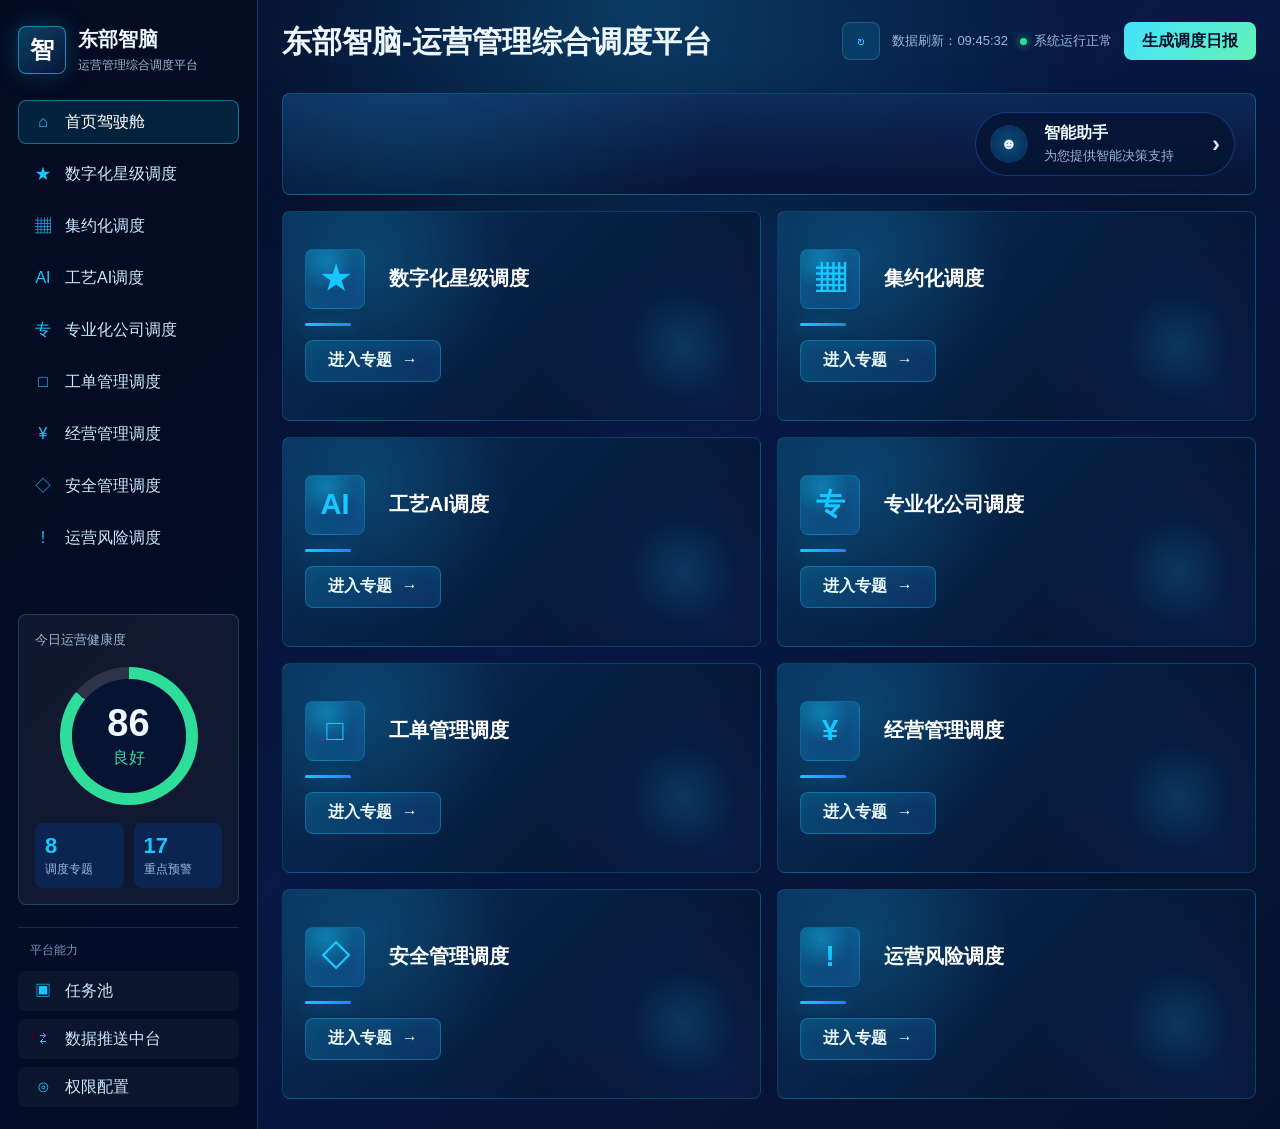
<file: index.html>
<!doctype html>
<html lang="zh-CN">
  <head>
    <meta charset="UTF-8" />
    <meta name="viewport" content="width=device-width, initial-scale=1.0" />
    <title>东部智脑-运营管理综合调度平台</title>
    <link rel="stylesheet" href="./styles.css?v=20260715-task-pool" />
  </head>
  <body>
    <div class="app-shell">
      <aside class="sidebar">
        <div class="brand">
          <div class="brand-mark">智</div>
          <div>
            <div class="brand-title">东部智脑</div>
            <div class="brand-subtitle">运营管理综合调度平台</div>
          </div>
        </div>

        <nav class="module-nav" aria-label="功能导航">
          <button class="nav-item active" data-view="cockpit">
            <span class="nav-icon">⌂</span>
            <span>首页驾驶舱</span>
          </button>
        </nav>

        <section class="side-summary">
          <div class="side-label">今日运营健康度</div>
          <div class="health-ring">
            <strong>86</strong>
            <span>良好</span>
          </div>
          <div class="side-stats">
            <div><b>8</b><span>调度专题</span></div>
            <div><b>17</b><span>重点预警</span></div>
          </div>
        </section>

        <nav class="utility-nav" id="utilityNav" aria-label="平台配置"></nav>
      </aside>

      <main class="main">
        <header class="topbar">
          <div>
            <p class="eyebrow" id="topEyebrow">数据源 · 智能分析 · 联动交互 · 科学决策 · 提质增效</p>
            <h1 id="topTitle">东部智脑-运营管理综合调度平台</h1>
            <p class="subtitle" id="topSubtitle">围绕目标、调度、价值三层闭环，形成大区运营管理的一屏统览、专题穿透和风险联动。</p>
          </div>
          <div class="top-actions">
            <button class="icon-btn" title="刷新数据">↻</button>
            <span class="refresh-time">数据刷新：09:45:32</span>
            <span class="system-ok"><i></i>系统运行正常</span>
            <button class="primary-btn">生成调度日报</button>
          </div>
        </header>

        <section class="view active" id="cockpit">
          <section class="cockpit-overview assistant-only">
            <div class="overview-head">
              <button class="assistant-pill" id="assistantEntry" type="button">
                <span>☻</span>
                <div>
                  <strong>智能助手</strong>
                  <small>为您提供智能决策支持</small>
                </div>
                <b>›</b>
              </button>
            </div>
          </section>

          <section class="module-grid" id="moduleCards"></section>
        </section>

        <section class="view" id="moduleDetail">
          <div class="detail-toolbar">
            <button class="ghost-btn" data-view-jump="cockpit">← 返回驾驶舱</button>
            <div>
              <p class="eyebrow" id="detailEyebrow">专题调度</p>
              <h2 id="detailTitle">数字化星级调度</h2>
            </div>
          </div>

          <section class="detail-layout">
            <div class="detail-main">
              <section class="metric-grid" id="detailMetrics"></section>
              <section class="panel">
                <div class="panel-head">
                  <h2>专题工作方案</h2>
                  <span class="muted">当前版本为原型口径</span>
                </div>
                <div class="plan-grid" id="detailPlan"></div>
              </section>
              <section class="panel">
                <div class="panel-head">
                  <h2>重点任务台账</h2>
                  <span class="muted" id="taskCount">0 项</span>
                </div>
                <div class="table-wrap">
                  <table>
                    <thead>
                      <tr>
                        <th>任务事项</th>
                        <th>责任部门</th>
                        <th>状态</th>
                        <th>完成率</th>
                        <th>风险</th>
                      </tr>
                    </thead>
                    <tbody id="detailRows"></tbody>
                  </table>
                </div>
              </section>
            </div>
            <aside class="detail-aside">
              <section class="panel dark-panel">
                <h2>调度判断</h2>
                <p id="detailInsight"></p>
                <div class="mini-chart" id="miniChart"></div>
              </section>
              <section class="panel">
                <div class="panel-head">
                  <h2>风险与动作</h2>
                </div>
                <div class="risk-actions" id="detailActions"></div>
              </section>
            </aside>
          </section>
        </section>
      </main>
    </div>

    <script src="./intensive-tasks-data.js?v=20260705-1010"></script>
    <script src="./intensive-review-data.js?v=20260705-1120"></script>
    <script src="./star-target-project-data.js?v=20260714-target-layers"></script>
    <script src="./app.js?v=20260715-task-pool"></script>
  </body>
</html>
</file>
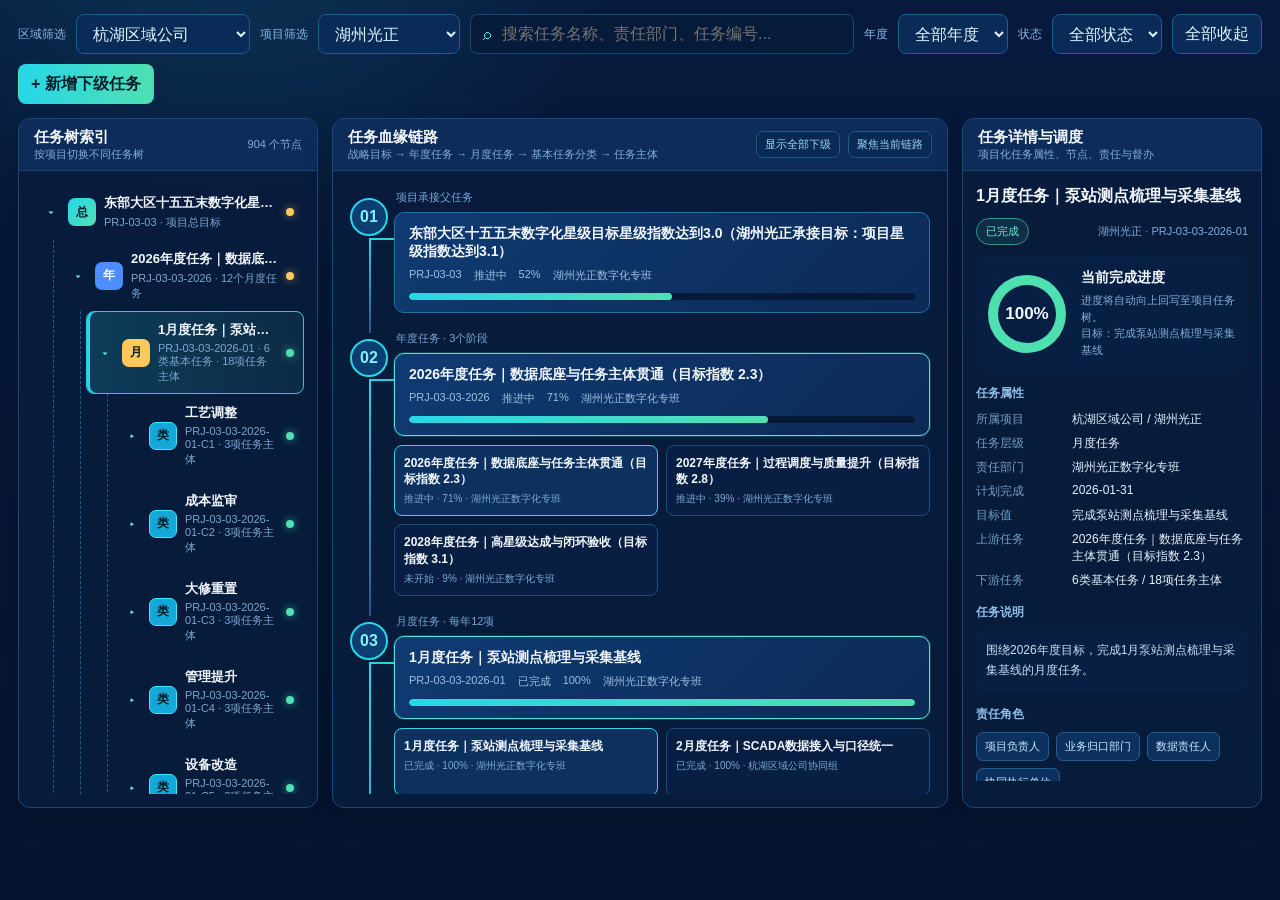
<file: star-task-dispatch.html>
﻿<!DOCTYPE html>
<html lang="zh-CN">
<head>
<meta charset="UTF-8" />
<meta name="viewport" content="width=device-width, initial-scale=1.0" />
<title>数字化星级调度｜任务血缘关系索引</title>
<style>
:root{--bg:#061736;--panel:#0b234a;--panel2:#0d2d5d;--line:#1b548b;--text:#f3f8ff;--muted:#8fb5de;--cyan:#27d7e8;--mint:#4fe0b2;--yellow:#ffc85a;--red:#ff647d;--blue:#4d8dff}*{box-sizing:border-box}body{margin:0;min-height:100vh;color:var(--text);font-family:"Microsoft YaHei","PingFang SC",Arial,sans-serif;background:radial-gradient(circle at 18% -15%,rgba(39,215,232,.16),transparent 28%),linear-gradient(180deg,#071a3d,#05142f)}button,select,input{font:inherit}.app{min-width:1240px;min-height:100vh;padding:14px 18px 24px}.toolbar{display:flex;align-items:center;gap:10px;margin-bottom:14px;flex-wrap:wrap}.tool-label{color:#8bb7e4;font-size:12px}.select,.tool-btn{height:40px;border:1px solid #1b5d95;border-radius:8px;color:#dff5ff;background:#0a2a57;padding:0 12px;cursor:pointer}.tool-btn.primary{color:#001d2c;font-weight:800;border-color:transparent;background:linear-gradient(90deg,var(--cyan),var(--mint))}.search{flex:1;min-width:280px;display:flex;align-items:center;background:#061a39;border:1px solid #174a7b;border-radius:8px;padding:0 12px}.search span{color:#56dceb;margin-right:9px}.search input{width:100%;height:38px;border:0;outline:0;background:transparent;color:#fff}.workspace{display:grid;grid-template-columns:340px minmax(620px,1fr) 330px;gap:14px;min-height:680px}.panel{border:1px solid #18497d;border-radius:12px;background:rgba(8,28,60,.92);box-shadow:0 10px 28px rgba(0,0,0,.18);overflow:hidden}.panel-head{height:52px;padding:0 15px;display:flex;align-items:center;justify-content:space-between;border-bottom:1px solid #174574;background:rgba(15,48,96,.82)}.panel-title{font-size:15px;font-weight:800}.panel-sub{font-size:11px;color:#83aed8}.panel-body{padding:13px}.tree-wrap,.lineage,.detail-scroll{height:610px;overflow:auto}.tree-wrap::-webkit-scrollbar,.lineage::-webkit-scrollbar,.detail-scroll::-webkit-scrollbar{width:6px}.tree-wrap::-webkit-scrollbar-thumb,.lineage::-webkit-scrollbar-thumb,.detail-scroll::-webkit-scrollbar-thumb{background:#1d507f;border-radius:8px}.tree-node{margin-bottom:5px}.node-row{display:flex;align-items:center;gap:8px;padding:9px;border-radius:8px;border:1px solid transparent;cursor:pointer;transition:.16s}.node-row:hover{background:#0f3568;border-color:#215b93}.node-row.selected{background:linear-gradient(90deg,rgba(39,215,232,.18),rgba(79,224,178,.08));border-color:#2ac9dc;box-shadow:inset 3px 0 0 var(--cyan)}.toggle{width:18px;height:18px;display:grid;place-items:center;color:#6eeaf6;font-size:12px}.node-icon{width:28px;height:28px;border-radius:7px;display:grid;place-items:center;color:#001b2b;font-size:12px;font-weight:900;flex:none}.node-icon.root{background:linear-gradient(135deg,var(--cyan),var(--mint))}.node-icon.year{background:#4d8dff;color:white}.node-icon.month{background:#ffc85a}.node-icon.category{background:#14a7d7;color:#001b2b;border:1px solid #3ce8ff}.node-icon.task{background:#263f67;color:#cbe9ff;border:1px solid #456a9d}.node-copy{min-width:0;flex:1}.node-name{white-space:nowrap;overflow:hidden;text-overflow:ellipsis;font-size:13px;font-weight:700}.node-meta{font-size:11px;color:#7fa6cf;margin-top:3px}.node-status{width:8px;height:8px;border-radius:50%;flex:none}.children{margin-left:21px;border-left:1px dashed #235a8e;padding-left:5px}.hidden{display:none}.s-done{background:var(--mint);box-shadow:0 0 8px rgba(79,224,178,.7)}.s-doing{background:var(--yellow);box-shadow:0 0 8px rgba(255,200,90,.6)}.s-risk{background:var(--red);box-shadow:0 0 8px rgba(255,100,125,.7)}.s-plan{background:#58779e}.lineage-toolbar{display:flex;gap:8px}.mini-btn{color:#9ed6f4;background:#0a2a56;border:1px solid #1c578c;border-radius:7px;padding:5px 8px;font-size:11px;cursor:pointer}.lineage{padding:6px 4px 10px}.stage{position:relative;margin-bottom:18px;padding-left:44px}.stage:not(:last-child):after{content:"";position:absolute;left:19px;top:48px;bottom:-20px;width:2px;background:linear-gradient(180deg,#2bd6e6,#29588b)}.stage-index{position:absolute;left:0;top:8px;width:38px;height:38px;border-radius:50%;display:grid;place-items:center;background:#0d3e72;border:2px solid #27d7e8;font-weight:900;color:#80f2fb;z-index:2}.stage-label{color:#78a9d7;font-size:11px;margin:0 0 7px 2px}.main-node{border:1px solid #2471a8;background:linear-gradient(135deg,#0f3b73,#0c2a56);border-radius:10px;padding:12px 14px;cursor:pointer;position:relative}.main-node:before{content:"";position:absolute;left:-25px;top:25px;width:24px;height:2px;background:#2bcfe1}.main-node.active{border-color:#50e6d5;box-shadow:0 0 0 1px rgba(80,230,213,.18)}.main-node h3{font-size:14px;margin:0 0 7px}.main-node .meta{display:flex;gap:12px;color:#9fc0e0;font-size:11px;flex-wrap:wrap}.progress{margin-top:10px;height:7px;background:#061a38;border-radius:999px;overflow:hidden}.progress span{display:block;height:100%;border-radius:999px;background:linear-gradient(90deg,var(--cyan),var(--mint))}.branch-grid{display:grid;grid-template-columns:repeat(3,1fr);gap:8px;margin-top:9px}.branch{border:1px solid #1c4f80;background:#081f43;border-radius:8px;padding:9px;cursor:pointer;min-height:68px;transition:.15s}.branch:hover,.branch.active{border-color:#39d5e4;background:#0d315f}.branch .t{font-size:12px;font-weight:800;line-height:1.35}.branch .m{font-size:10px;color:#7fa9d2;margin-top:5px}.category-stack{display:grid;gap:10px;margin-top:9px}.task-category-group{border:1px solid rgba(43,207,225,.55);background:linear-gradient(135deg,rgba(10,47,91,.78),rgba(7,25,55,.88));border-radius:10px;padding:9px;box-shadow:inset 0 0 18px rgba(43,207,225,.06)}.category-branch{min-height:54px;background:linear-gradient(135deg,#0e3c73,#09264f);border-color:#25bed8;margin-bottom:8px}.task-subject-grid{display:grid;grid-template-columns:repeat(3,1fr);gap:8px}.task-subject-grid .branch{min-height:58px;background:#071f43;border-color:#1c4f80}.task-subject-grid .branch .t{font-size:11px}.empty-tip{border:1px dashed #2b5d8c;background:#071c3c;border-radius:9px;padding:14px;color:#83abd2;font-size:12px;text-align:center}.detail-title{font-size:16px;font-weight:900;line-height:1.5;margin-bottom:10px}.status-line{display:flex;align-items:center;justify-content:space-between;margin-bottom:12px;gap:10px;flex-wrap:wrap}.badge{padding:5px 9px;border-radius:999px;font-size:11px;border:1px solid}.badge.done{color:#70edc7;border-color:#2f9e7d;background:rgba(79,224,178,.1)}.badge.doing{color:#ffd06e;border-color:#a77a2a;background:rgba(255,200,90,.1)}.badge.risk{color:#ff8397;border-color:#a84558;background:rgba(255,100,125,.1)}.badge.plan{color:#9ab5d1;border-color:#426184;background:rgba(100,130,166,.1)}.ring-wrap{display:flex;align-items:center;gap:15px;padding:12px;background:#071f43;border-radius:10px}.ring{--p:65;width:78px;height:78px;border-radius:50%;background:conic-gradient(var(--mint) calc(var(--p)*1%),#12355d 0);display:grid;place-items:center;position:relative;flex:none}.ring:after{content:"";position:absolute;width:58px;height:58px;border-radius:50%;background:#071f43}.ring strong{z-index:1;font-size:17px}.ring-copy .big{font-size:14px;font-weight:800}.ring-copy .small{font-size:11px;color:#86add4;margin-top:5px;line-height:1.5}.section{margin-top:15px}.section h4{margin:0 0 9px;font-size:12px;color:#8fbee8}.kv{display:grid;grid-template-columns:88px 1fr;gap:7px 8px;font-size:12px}.kv .k{color:#759ec8}.kv .v{color:#e7f4ff}.role-list{display:flex;flex-wrap:wrap;gap:7px}.role{padding:6px 8px;border-radius:7px;background:#0d315f;border:1px solid #235d91;font-size:11px;color:#cdeaff}.milestone{position:relative;padding-left:18px;margin-bottom:10px;font-size:11px;color:#c7ddf4}.milestone:before{content:"";position:absolute;left:0;top:4px;width:8px;height:8px;border-radius:50%;background:#2bd6e6}.milestone span{display:block;color:#759fc9;margin-top:3px}.actions{display:grid;grid-template-columns:1fr 1fr;gap:8px;margin-top:16px}.actions button{height:38px;border-radius:8px;border:1px solid #216197;color:#dff5ff;background:#0b2c58;cursor:pointer}.actions .primary{color:#001c28;border-color:transparent;background:linear-gradient(90deg,var(--cyan),var(--mint));font-weight:800}.footnote{font-size:10px;color:#567ea8;text-align:center;margin-top:11px}@media(max-width:1460px){.workspace{grid-template-columns:300px minmax(500px,1fr) 300px}.branch-grid,.task-subject-grid{grid-template-columns:repeat(2,1fr)}}
</style>
</head>
<body>
<div class="app">
  <div class="toolbar">
    <span class="tool-label">区域筛选</span>
    <select class="select" id="regionFilter"></select>
    <span class="tool-label">项目筛选</span>
    <select class="select" id="projectFilter"></select>
    <div class="search"><span>⌕</span><input id="searchInput" placeholder="搜索任务名称、责任部门、任务编号..." /></div>
    <span class="tool-label">年度</span>
    <select class="select" id="yearFilter"><option value="all">全部年度</option><option value="2026">2026 年</option><option value="2027">2027 年</option><option value="2028">2028 年</option></select>
    <span class="tool-label">状态</span>
    <select class="select" id="statusFilter"><option value="all">全部状态</option><option value="done">已完成</option><option value="doing">推进中</option><option value="risk">有风险</option><option value="plan">未开始</option></select>
    <button class="tool-btn" id="collapseBtn">全部收起</button>
    <button class="tool-btn primary">+ 新增下级任务</button>
  </div>
  <main class="workspace">
    <section class="panel"><div class="panel-head"><div><div class="panel-title">任务树索引</div><div class="panel-sub">按项目切换不同任务树</div></div><span class="panel-sub" id="treeCount">0 个节点</span></div><div class="panel-body"><div id="tree" class="tree-wrap"></div></div></section>
    <section class="panel"><div class="panel-head"><div><div class="panel-title">任务血缘链路</div><div class="panel-sub">战略目标 → 年度任务 → 月度任务 → 基本任务分类 → 任务主体</div></div><div class="lineage-toolbar"><button class="mini-btn" id="showAllBtn">显示全部下级</button><button class="mini-btn" id="focusBtn">聚焦当前链路</button></div></div><div class="panel-body"><div id="lineage" class="lineage"></div></div></section>
    <aside class="panel"><div class="panel-head"><div><div class="panel-title">任务详情与调度</div><div class="panel-sub">项目化任务属性、节点、责任与督办</div></div></div><div class="panel-body detail-scroll" id="detail"></div></aside>
  </main>
</div>
<script>
const monthNames = ["1月","2月","3月","4月","5月","6月","7月","8月","9月","10月","11月","12月"];
const monthThemes = ["泵站测点梳理与采集基线","SCADA数据接入与口径统一","能耗台账建立与异常修正","设备台账校验与编码统一","漏损监测规则配置","月度能耗分析与整改","重点设备状态预警上线","工单闭环联动调试","区域供水调度看板优化","关键指标冲刺与风险清单","预验收资料归集","年度评价与复盘提升"];
const categories = [
  {name:"工艺调整", target:"完成关键工艺参数优化、运行策略调整与效果复核", subjects:["工艺参数基线确认","运行策略调整执行","调整效果复核评价"]},
  {name:"成本监审", target:"完成能耗、药耗、维修等成本指标监测与审查", subjects:["成本指标口径确认","月度成本偏差分析","降本措施闭环跟踪"]},
  {name:"大修重置", target:"完成年度大修计划、重置改造任务与验收归档", subjects:["大修计划任务确认","重置施工过程跟踪","大修验收资料归档"]},
  {name:"管理提升", target:"完成管理流程优化、责任机制完善与标准化沉淀", subjects:["管理流程问题梳理","责任机制优化落实","标准化成果固化"]},
  {name:"设备改造", target:"完成重点设备改造方案、实施跟踪与运行验证", subjects:["设备改造方案确认","改造实施进度跟踪","投运效果验证评价"]},
  {name:"数据治理", target:"完成数据标准、质量校验、问题修复与治理闭环", subjects:["数据标准映射确认","数据质量问题修复","治理结果复核回写"]}
];
const projectRegionCatalog = {
  "太原区域公司": ["太原中北", "太原北控"],
  "晋临区域公司": ["临汾北控", "临汾润宇", "晋城清源", "霍州二污"],
  "杭湖区域公司": ["余杭污水四期", "南浔新城", "湖州光正", "南浔嘉诚"],
  "济宁区域公司": ["曲阜嘉诚", "曲阜昇丽", "曲阜高铁", "济宁鱼台"],
  "聊城区域公司": ["临清碧水", "冠县嘉诚", "茌平思源", "茌平绿源", "茌平开源"],
  "西安区域公司": ["华州北控", "武功嘉诚", "武功北控", "蒲城格瑞", "西咸中天", "西安阎良"],
  "青岛区域公司": ["日照圣公山", "日照两城", "五莲三污", "五莲二污", "日照市北", "日照岚山", "日照秀水", "胶南公司", "青岛高新区", "日照长冶河"],
  "东营滨州区域公司": ["东营北控", "利津环海", "湖滨嘉城", "兴福嘉诚", "惠民城北", "惠民胡集"],
  "临沂区域公司": ["临沂商谷", "临沂汤河", "临沂北城", "临沂嘉诚", "莒南嘉诚", "莒南卓澳"],
  "南阳区域公司": ["南阳市污水处理厂", "南阳张岗", "新野二污"],
  "台州区域公司": ["路桥中科成", "路桥滨海", "黄岩江口", "黄岩院桥"],
  "枣庄区域公司": ["薛城二污", "枣庄北控", "台儿庄北控", "滕州汇通", "枣庄陶庄"],
  "洛阳区域公司": ["伊川三污", "洛阳伊滨", "洛阳新区", "新安东区", "洛阳涧西", "洛阳瀍东"],
  "济南区域公司": ["夏津嘉诚", "宁津", "德州卓澳", "济南腊山", "遥墙中水", "济南公司", "济南巨野河"],
  "潍坊区域公司": ["潍坊坊安", "坊子污水", "潍坊黄旗堡"],
  "烟威区域公司": ["福山北控", "海阳北控", "烟台北控", "沽河北控", "胶州公司", "滨海北控"],
  "苏皖业务区": ["丹阳沃特", "仪征实康", "六合雄州", "南京荣泰", "安徽太和", "徐州创源", "枞阳亚同", "泰州亚同", "江苏汇同", "潜山亚同", "盱眙二污", "睢宁城东", "阜宁三期", "阜宁水处理"],
  "菏泽区域公司": ["巨野城北", "巨野城南", "泰安嘉诚", "菏泽", "菏泽青年湖", "鄄城"],
  "郑州业务区": ["兰考三污", "兰考二污", "巩义北控", "濮阳城东", "通许污水厂"],
  "北京建工环境": ["太仓开发区", "奉化莼湖", "宜兴和桥", "宜兴城市", "宜兴官林", "宜兴张渚", "宜兴徐舍", "宜兴新建", "徐州丁万河", "徐州不老河", "徐州新城区", "徐州西区", "徐州龙亭", "盐城城南", "盐城开发区", "昆山北区", "昆山吴淞江", "昆山张浦", "昆山花桥", "昆山陆家", "宜兴城市三期"]
};
function textHash(text){return Array.from(text).reduce((sum,char)=>sum+char.charCodeAt(0),0)}
const projectCatalog = Object.fromEntries(Object.entries(projectRegionCatalog).flatMap(([region, projects], regionIndex) => projects.map((project, projectIndex) => {
  const seed = textHash(`${region}-${project}`);
  const target = (3 + (seed % 4) / 10).toFixed(1);
  return [`${region}||${project}`, {
    region,
    project,
    owner: `${project}数字化专班`,
    code: `PRJ-${String(regionIndex + 1).padStart(2, "0")}-${String(projectIndex + 1).padStart(2, "0")}`,
    target: `项目星级指数 ${target}`,
    parentGoal: `东部大区十五五末数字化星级目标星级指数达到3.0（${project}承接目标：项目星级指数达到${target}）`,
    yearSpecs: [
      {year:2026,target:"2.3",name:"数据底座与任务主体贯通",progress:62 + (seed % 12),status:"doing"},
      {year:2027,target:"2.8",name:"过程调度与质量提升",progress:24 + (seed % 18),status:"doing"},
      {year:2028,target,target:target,name:"高星级达成与闭环验收",progress:4 + (seed % 8),status:"plan"}
    ]
  }];
})));
let currentProjectKey="杭湖区域公司||湖州光正",root=null,index={},parentIndex={},selectedId="",expanded=new Set(),focusMode=false;
function statusFor(year,monthIndex,categoryIndex,key){const seed=textHash(key);const doingStart=3+(seed%3);const riskMonths=[(seed+2)%12,(seed+7)%12];if(year===2026){if(monthIndex<=doingStart-1)return"done";if(riskMonths.includes(monthIndex)&&categoryIndex===(seed+monthIndex)%6)return"risk";if(monthIndex<=8)return"doing";return"plan"}if(year===2027){if(monthIndex<3)return"doing";if(riskMonths.includes(monthIndex)&&categoryIndex===(seed+monthIndex)%6)return"risk"}return"plan"}
function statusText(s){return{done:"已完成",doing:"推进中",risk:"有风险",plan:"未开始"}[s]}function statusClass(s){return"s-"+s}function progressByStatus(s,seed=0){if(s==="done")return 100;if(s==="doing")return 42+(seed*9)%36;if(s==="risk")return 33+(seed*8)%26;return 0}function aggregateStatus(arr){if(arr.includes("risk"))return"risk";if(arr.length&&arr.every(s=>s==="done"))return"done";if(arr.some(s=>s==="doing"))return"doing";return"plan"}function averageProgress(items){return Math.round(items.reduce((sum,item)=>sum+item.progress,0)/Math.max(items.length,1))}function leafCount(node){if(!node.children||!node.children.length)return node.type==="task"?1:0;return node.children.reduce((sum,child)=>sum+leafCount(child),0)}function ownerFor(project,i){return[project.owner,project.region+"数字化条线","运营管理部","设备/工艺协同组"][i%4]}
function buildProjectTree(key){const project=projectCatalog[key];const rootNode={id:"root",type:"root",name:project.parentGoal,code:project.code,status:"doing",progress:52,target:project.target,owner:project.owner,due:"2028-12-31",description:"该项目承接东部大区数字化星级总体目标，通过年度任务、月度任务、基本任务分类和任务主体逐级拆解。",children:[]};project.yearSpecs.forEach(ys=>{const yNode={id:"y"+ys.year,type:"year",year:ys.year,name:`${ys.year}年度任务｜${ys.name}（目标指数 ${ys.target}）`,code:`${project.code}-${ys.year}`,status:ys.status,progress:ys.progress,target:`星级指数 ${ys.target}`,owner:project.owner,due:`${ys.year}-12-31`,description:`承接项目总体目标，完成${ys.year}年度阶段目标：${ys.name}。`,children:[]};monthNames.forEach((mn,mi)=>{const categoryStatuses=categories.map((_,ci)=>statusFor(ys.year,mi,ci,key));const mNode={id:`y${ys.year}m${mi+1}`,type:"month",year:ys.year,month:mi+1,name:`${mn}度任务｜${monthThemes[mi]}`,code:`${project.code}-${ys.year}-${String(mi+1).padStart(2,"0")}`,status:aggregateStatus(categoryStatuses),progress:0,target:`完成${monthThemes[mi]}`,owner:mi%2===0?project.owner:project.region+"协同组",due:`${ys.year}-${String(mi+1).padStart(2,"0")}-${[31,28,31,30,31,30,31,31,30,31,30,31][mi]}`,description:`围绕${ys.year}年度目标，完成${mn}${monthThemes[mi]}的月度任务。`,children:[]};categories.forEach((cat,ci)=>{const cNode={id:`${mNode.id}c${ci+1}`,type:"category",year:ys.year,month:mi+1,name:cat.name,shortName:cat.name,code:`${mNode.code}-C${ci+1}`,status:categoryStatuses[ci],progress:0,target:cat.target,owner:ownerFor(project,ci),due:mNode.due,description:`${cat.name}仅作为${mn}基本任务分类框使用，下方任务主体才是年度任务血缘追踪的最小任务单元。${cat.target}。`,roles:["项目负责人","业务责任人","数据责任人","审核人"],children:[]};cat.subjects.forEach((subject,si)=>{const s=cNode.status;cNode.children.push({id:`${cNode.id}s${si+1}`,type:"task",year:ys.year,month:mi+1,name:subject,shortName:subject,code:`${mNode.code}-T${ci+1}.${si+1}`,status:s,progress:progressByStatus(s,mi+ci+si),target:`${cat.target} - ${subject}`,owner:ownerFor(project,ci+si),due:mNode.due,description:`${subject}是“${cat.name}”分类下的任务主体，也是年度任务中的最小任务单元，服务于${project.project}${mn}“${monthThemes[mi]}”。`,roles:["项目负责人","业务责任人","数据责任人","审核人"],children:[]})});cNode.progress=averageProgress(cNode.children);cNode.status=aggregateStatus(cNode.children.map(child=>child.status));mNode.children.push(cNode)});mNode.progress=averageProgress(mNode.children);mNode.status=aggregateStatus(mNode.children.map(child=>child.status));yNode.children.push(mNode)});rootNode.children.push(yNode)});return rootNode}
function buildIndex(node,parent=null){index[node.id]=node;if(parent)parentIndex[node.id]=parent.id;(node.children||[]).forEach(c=>buildIndex(c,node))}function countNodes(node){return 1+(node.children||[]).reduce((s,c)=>s+countNodes(c),0)}function updateHeader(){document.getElementById("treeCount").textContent=`${countNodes(root)} 个节点`}function iconText(type){return{root:"总",year:"年",month:"月",category:"类",task:"项"}[type]}function nodeMeta(n){if(n.type==="root")return`${n.code} · 项目总目标`;if(n.type==="year")return`${n.code} · 12个月度任务`;if(n.type==="month")return`${n.code} · ${n.children.length}类基本任务 · ${leafCount(n)}项任务主体`;if(n.type==="category")return`${n.code} · ${n.children.length}项任务主体`;return`${n.code} · ${n.owner}`}function pathFor(id){const arr=[];let cur=id;while(cur){arr.unshift(index[cur]);cur=parentIndex[cur]}return arr}
function renderTree(){const q=document.getElementById("searchInput").value.trim().toLowerCase();const yf=document.getElementById("yearFilter").value;const sf=document.getElementById("statusFilter").value;function matches(n){return(!q||(n.name+n.code+n.owner).toLowerCase().includes(q))&&(yf==="all"||String(n.year||"")===yf||n.type==="root")&&(sf==="all"||n.status===sf||n.type==="root")}function subtreeMatches(n){return matches(n)||(n.children||[]).some(subtreeMatches)}function create(n){if(!subtreeMatches(n))return null;const wrap=document.createElement("div");wrap.className="tree-node";const row=document.createElement("div");row.className="node-row"+(selectedId===n.id?" selected":"");row.dataset.id=n.id;const has=(n.children||[]).length>0;row.innerHTML=`<div class="toggle">${has?(expanded.has(n.id)?"▾":"▸"):""}</div><div class="node-icon ${n.type}">${iconText(n.type)}</div><div class="node-copy"><div class="node-name" title="${n.name}">${n.name}</div><div class="node-meta">${nodeMeta(n)}</div></div><div class="node-status ${statusClass(n.status)}" title="${statusText(n.status)}"></div>`;row.addEventListener("click",e=>{if(e.target.classList.contains("toggle")&&has){expanded.has(n.id)?expanded.delete(n.id):expanded.add(n.id)}else{selectedId=n.id;let p=n.id;while(parentIndex[p]){expanded.add(parentIndex[p]);p=parentIndex[p]}}renderAll()});wrap.appendChild(row);if(has){const kids=document.createElement("div");kids.className="children"+(expanded.has(n.id)?"":" hidden");n.children.forEach(c=>{const child=create(c);if(child)kids.appendChild(child)});wrap.appendChild(kids)}return wrap}const tree=document.getElementById("tree");tree.innerHTML="";const el=create(root);if(el)tree.appendChild(el)}
function stageCard(node,active=true){return`<div class="main-node ${active?"active":""}" data-id="${node.id}"><h3>${node.name}</h3><div class="meta"><span>${node.code}</span><span>${statusText(node.status)}</span><span>${node.progress}%</span><span>${node.owner}</span></div><div class="progress"><span style="width:${node.progress}%"></span></div></div>`}function branchCard(n,activeId){return`<div class="branch ${n.id===activeId?"active":""}" data-id="${n.id}"><div class="t">${n.shortName||n.name}</div><div class="m">${statusText(n.status)} · ${n.progress}% · ${n.owner}</div></div>`}function categoryGroupMarkup(category,activeId){const active=activeId===category.id||category.children.some(child=>child.id===activeId);return`<div class="task-category-group ${active?"active":""}"><div class="branch category-branch ${activeId===category.id?"active":""}" data-id="${category.id}"><div class="t">${category.name}</div><div class="m">基本任务分类 · ${category.children.length}项任务主体 · ${statusText(category.status)}</div></div><div class="task-subject-grid">${category.children.map(child=>branchCard(child,activeId)).join("")}</div></div>`}
function renderLineage(){const selected=index[selectedId];const path=pathFor(selectedId);const year=path.find(x=>x.type==="year");const month=path.find(x=>x.type==="month");const category=path.find(x=>x.type==="category");const task=path.find(x=>x.type==="task");let html="";html+=`<div class="stage"><div class="stage-index">01</div><div class="stage-label">项目承接父任务</div>${stageCard(root,selected.type==="root")}</div>`;html+=`<div class="stage"><div class="stage-index">02</div><div class="stage-label">年度任务 · 3个阶段</div>${year?stageCard(year,true):`<div class="branch-grid">${root.children.map(n=>branchCard(n,selectedId)).join("")}</div>`}${year&&!focusMode?`<div class="branch-grid">${root.children.map(n=>branchCard(n,year.id)).join("")}</div>`:""}</div>`;html+=`<div class="stage"><div class="stage-index">03</div><div class="stage-label">月度任务 · 每年12项</div>`;if(year){if(month)html+=stageCard(month,true);html+=`<div class="branch-grid">${year.children.map(n=>branchCard(n,month?month.id:selectedId)).join("")}</div>`}else{html+=`<div class="empty-tip">请先选择一个年度任务，查看对应年度的12个月度任务。</div>`}html+=`</div>`;html+=`<div class="stage"><div class="stage-index">04</div><div class="stage-label">基本任务分类 · 任务主体</div>`;if(month){if(task)html+=stageCard(task,true);else if(category)html+=stageCard(category,true);html+=`<div class="category-stack">${month.children.map(n=>categoryGroupMarkup(n,selectedId)).join("")}</div>`}else{html+=`<div class="empty-tip">选择某个月度任务后，将展示四大基本任务分类以及下方任务主体。</div>`}html+=`</div>`;const box=document.getElementById("lineage");box.innerHTML=html;box.querySelectorAll("[data-id]").forEach(el=>el.addEventListener("click",()=>{selectedId=el.dataset.id;let p=selectedId;while(parentIndex[p]){expanded.add(parentIndex[p]);p=parentIndex[p]}renderAll()}))}
function renderDetail(){const n=index[selectedId];const project=projectCatalog[currentProjectKey];const p=parentIndex[n.id]?index[parentIndex[n.id]]:null;const children=n.children||[];const levelLabel={root:"项目父任务",year:"年度任务",month:"月度任务",category:"基本任务分类",task:"任务主体"}[n.type];const downstream=n.type==="month"?`${children.length}类基本任务 / ${leafCount(n)}项任务主体`:n.type==="category"?`${children.length}项任务主体`:children.length?`${children.length}项下级任务`:"无下级任务";const upstream=p?p.name:"无（项目总目标）";const roles=n.roles||["项目负责人","业务归口部门","数据责任人","协同执行单位"];const milestones=n.type==="category"?[["分类框定位","该节点只作为每月基本任务分类使用"],["主体任务挂接","下方任务主体保持为年度任务最小单元"],["进度自动汇总","分类进度由任务主体向上汇总"]]:n.type==="task"?[["任务启动","责任人确认后开始执行"],["过程留痕","上传数据、截图、材料与问题记录"],["完成验收","审核完成后自动汇总至分类和月度任务"]]:[["任务确认","明确目标、责任人和完成口径"],["过程调度","跟踪进度、风险和协同问题"],["结果回写","完成结果向上级任务自动汇总"]];document.getElementById("detail").innerHTML=`<div class="detail-title">${n.name}</div><div class="status-line"><span class="badge ${n.status}">${statusText(n.status)}</span><span class="panel-sub">${project.project} · ${n.code}</span></div><div class="ring-wrap"><div class="ring" style="--p:${n.progress}"><strong>${n.progress}%</strong></div><div class="ring-copy"><div class="big">当前完成进度</div><div class="small">${n.status==="risk"?"存在进度偏差，建议发起专项督办。":"进度将自动向上回写至项目任务树。"}<br>目标：${n.target}</div></div></div><div class="section"><h4>任务属性</h4><div class="kv"><div class="k">所属项目</div><div class="v">${project.region} / ${project.project}</div><div class="k">任务层级</div><div class="v">${levelLabel}</div><div class="k">责任部门</div><div class="v">${n.owner}</div><div class="k">计划完成</div><div class="v">${n.due}</div><div class="k">目标值</div><div class="v">${n.target}</div><div class="k">上游任务</div><div class="v">${upstream}</div><div class="k">下游任务</div><div class="v">${downstream}</div></div></div><div class="section"><h4>任务说明</h4><div style="font-size:12px;line-height:1.7;color:#c9dff4;background:#071f43;border-radius:8px;padding:10px">${n.description}</div></div><div class="section"><h4>责任角色</h4><div class="role-list">${roles.map(r=>`<span class="role">${r}</span>`).join("")}</div></div><div class="section"><h4>关键节点</h4>${milestones.map(m=>`<div class="milestone">${m[0]}<span>${m[1]}</span></div>`).join("")}</div><div class="actions"><button class="primary">发起督办</button><button>调整任务</button><button>新增下级</button><button>查看留痕</button></div><div class="footnote">说明：基本任务分类负责归集，任务主体负责承接年度任务最小任务单元。</div>`}
function renderAll(){renderTree();renderLineage();renderDetail()}function resetProject(key){currentProjectKey=key;root=buildProjectTree(key);index={};parentIndex={};buildIndex(root);expanded=new Set(["root","y2026","y2026m1"]);selectedId="y2026m1";focusMode=false;updateHeader();renderAll()}function initProjectFilter(){const regionSel=document.getElementById("regionFilter");const projectSel=document.getElementById("projectFilter");const setProjects=(region,selectedProject)=>{const projects=projectRegionCatalog[region]||[];projectSel.innerHTML=projects.map(project=>`<option value="${region}||${project}" ${project===selectedProject?"selected":""}>${project}</option>`).join("")};regionSel.innerHTML=Object.keys(projectRegionCatalog).map(region=>`<option value="${region}">${region}</option>`).join("");const [defaultRegion,defaultProject]=currentProjectKey.split("||");regionSel.value=defaultRegion;setProjects(defaultRegion,defaultProject);regionSel.addEventListener("change",e=>{const region=e.target.value;const firstProject=(projectRegionCatalog[region]||[])[0];setProjects(region,firstProject);document.getElementById("searchInput").value="";document.getElementById("yearFilter").value="all";document.getElementById("statusFilter").value="all";resetProject(`${region}||${firstProject}`)});projectSel.addEventListener("change",e=>{document.getElementById("searchInput").value="";document.getElementById("yearFilter").value="all";document.getElementById("statusFilter").value="all";resetProject(e.target.value)})}
document.getElementById("searchInput").addEventListener("input",renderTree);document.getElementById("yearFilter").addEventListener("change",renderTree);document.getElementById("statusFilter").addEventListener("change",renderTree);document.getElementById("collapseBtn").addEventListener("click",()=>{const btn=document.getElementById("collapseBtn");if(expanded.size>1){expanded=new Set(["root"]);btn.textContent="全部展开"}else{expanded=new Set(Object.values(index).filter(n=>(n.children||[]).length).map(n=>n.id));btn.textContent="全部收起"}renderAll()});document.getElementById("showAllBtn").addEventListener("click",()=>{focusMode=false;renderLineage()});document.getElementById("focusBtn").addEventListener("click",()=>{focusMode=true;renderLineage()});initProjectFilter();resetProject(currentProjectKey);
</script>
</body>
</html>
</file>
<file: styles.css>
:root {
  --bg: #071333;
  --bg-soft: #0b1f49;
  --panel: #102a5c;
  --panel-2: #0d234f;
  --line: rgba(115, 190, 255, 0.22);
  --text: #eef7ff;
  --muted: #9eb7d6;
  --cyan: #15c8ff;
  --blue: #2d7dff;
  --green: #2fdd9a;
  --amber: #ffc857;
  --red: #ff6575;
  --white: #ffffff;
  --shadow: 0 18px 48px rgba(0, 0, 0, 0.24);
}

* { box-sizing: border-box; }
body {
  margin: 0;
  min-width: 1180px;
  font-family: "Microsoft YaHei", "PingFang SC", Arial, sans-serif;
  color: var(--text);
  background:
    radial-gradient(circle at 50% 0%, rgba(21, 200, 255, 0.22), transparent 34%),
    linear-gradient(135deg, #050a24 0%, #071944 48%, #05112c 100%);
}

button, input, select { font: inherit; }
button { cursor: pointer; }

.app-shell {
  min-height: 100vh;
  display: grid;
  grid-template-columns: 258px minmax(0, 1fr);
}

.sidebar {
  padding: 22px 18px;
  border-right: 1px solid var(--line);
  background: rgba(4, 11, 34, 0.82);
  display: flex;
  flex-direction: column;
  gap: 22px;
}

.brand {
  display: flex;
  align-items: center;
  gap: 12px;
  min-height: 56px;
}

.brand-mark {
  width: 48px;
  height: 48px;
  display: grid;
  place-items: center;
  border: 1px solid rgba(21, 200, 255, 0.62);
  border-radius: 8px;
  background: linear-gradient(145deg, rgba(21, 200, 255, 0.28), rgba(45, 125, 255, 0.12));
  color: #fff;
  font-size: 24px;
  font-weight: 900;
  box-shadow: 0 0 26px rgba(21, 200, 255, 0.22);
}

.brand-title { font-size: 20px; font-weight: 900; }
.brand-subtitle { margin-top: 4px; color: var(--muted); font-size: 12px; }

.module-nav { display: grid; gap: 8px; }

.nav-item {
  width: 100%;
  min-height: 44px;
  display: flex;
  align-items: center;
  gap: 10px;
  border: 1px solid transparent;
  border-radius: 8px;
  padding: 0 12px;
  color: #cde7ff;
  background: transparent;
  text-align: left;
}

.nav-icon {
  width: 24px;
  height: 24px;
  display: grid;
  place-items: center;
  color: var(--cyan);
}

.nav-item.active,
.nav-item:hover {
  border-color: rgba(21, 200, 255, 0.45);
  background: rgba(21, 200, 255, 0.12);
  color: #fff;
}

.side-summary {
  margin-top: auto;
  padding: 16px;
  border: 1px solid var(--line);
  border-radius: 8px;
  background: rgba(255, 255, 255, 0.05);
}

.side-label { color: var(--muted); font-size: 13px; }
.health-ring {
  width: 138px;
  height: 138px;
  margin: 18px auto;
  border-radius: 50%;
  display: grid;
  place-items: center;
  align-content: center;
  background:
    radial-gradient(circle, #071333 58%, transparent 59%),
    conic-gradient(var(--green) 0 86%, rgba(255,255,255,0.12) 86% 100%);
}
.health-ring strong { font-size: 38px; line-height: 1; }
.health-ring span { margin-top: 6px; color: var(--green); }
.side-stats { display: grid; grid-template-columns: 1fr 1fr; gap: 10px; }
.side-stats div {
  padding: 10px;
  border-radius: 8px;
  background: rgba(10, 40, 90, 0.8);
}
.side-stats b { display: block; font-size: 22px; color: var(--cyan); }
.side-stats span { color: var(--muted); font-size: 12px; }

.utility-nav {
  display: grid;
  gap: 8px;
  padding-top: 14px;
  border-top: 1px solid rgba(115, 190, 255, 0.16);
}

.utility-title {
  padding: 0 12px 4px;
  color: #7895b8;
  font-size: 12px;
}

.utility-item {
  min-height: 40px;
  background: rgba(255, 255, 255, 0.03);
}

.main { padding: 22px 24px 30px; overflow-x: hidden; }

.topbar {
  display: flex;
  align-items: flex-start;
  justify-content: space-between;
  gap: 18px;
}

.topbar > div > .eyebrow,
.topbar > div > .subtitle {
  display: none;
}

.topbar.module-mode {
  margin-bottom: 6px;
}

.topbar.module-mode .eyebrow,
.topbar.module-mode .subtitle,
.topbar.module-mode .top-actions {
  display: none;
}

.topbar.module-mode h1 {
  margin: 0;
}

.eyebrow {
  margin: 0 0 8px;
  color: var(--cyan);
  font-size: 13px;
  font-weight: 800;
}

h1, h2, h3, p { margin-top: 0; }
h1 { margin-bottom: 8px; font-size: 30px; letter-spacing: 0; }
h2 { margin-bottom: 0; font-size: 18px; }
h3 { margin-bottom: 8px; font-size: 15px; }
.subtitle { margin: 0; max-width: 760px; color: var(--muted); }

.top-actions {
  display: flex;
  align-items: center;
  gap: 12px;
}

.refresh-time,
.system-ok {
  color: var(--muted);
  font-size: 13px;
  white-space: nowrap;
}

.system-ok {
  display: flex;
  align-items: center;
  gap: 7px;
}

.system-ok i {
  width: 7px;
  height: 7px;
  border-radius: 50%;
  background: var(--green);
  box-shadow: 0 0 10px rgba(47, 221, 154, 0.8);
}
.primary-btn, .icon-btn, .text-btn, .ghost-btn {
  height: 38px;
  border-radius: 8px;
  border: 0;
}
.primary-btn {
  padding: 0 18px;
  color: #03112e;
  background: linear-gradient(135deg, #42e2ff, #64f2b6);
  font-weight: 900;
}

.task-create-btn {
  height: 38px;
  padding: 0 18px;
  border: 1px solid rgba(21, 200, 255, 0.38);
  border-radius: 8px;
  color: #dff8ff;
  background: linear-gradient(135deg, rgba(21, 200, 255, 0.2), rgba(45, 125, 255, 0.24));
  font-weight: 900;
}
.icon-btn {
  width: 38px;
  color: var(--cyan);
  background: rgba(21, 200, 255, 0.12);
  border: 1px solid var(--line);
}
.text-btn, .ghost-btn {
  padding: 0 12px;
  color: var(--cyan);
  background: rgba(21, 200, 255, 0.1);
  border: 1px solid rgba(21, 200, 255, 0.28);
}

.view { display: none; }
.view.active { display: block; }

.cockpit-overview {
  margin-top: 22px;
  padding: 20px 22px 16px;
  border: 1px solid rgba(21, 200, 255, 0.28);
  border-radius: 8px;
  background:
    radial-gradient(circle at 12% 0%, rgba(21, 200, 255, 0.14), transparent 36%),
    linear-gradient(180deg, rgba(16, 42, 92, 0.86), rgba(7, 19, 51, 0.92));
  box-shadow: var(--shadow);
}

.overview-head {
  display: flex;
  justify-content: space-between;
  gap: 18px;
  align-items: flex-start;
}

.cockpit-overview.assistant-only {
  padding: 18px 20px;
}

.cockpit-overview.assistant-only .overview-head {
  justify-content: flex-end;
}

.overview-head h2 {
  margin-bottom: 8px;
  font-size: 24px;
}

.overview-head p {
  margin-bottom: 0;
  color: var(--muted);
}

.assistant-pill {
  min-width: 260px;
  min-height: 58px;
  display: grid;
  grid-template-columns: 44px 1fr auto;
  align-items: center;
  gap: 10px;
  padding: 10px 14px;
  border: 1px solid rgba(45, 125, 255, 0.36);
  border-radius: 999px;
  background: rgba(4, 18, 48, 0.72);
  color: var(--text);
  text-align: left;
}

.assistant-pill > span {
  width: 38px;
  height: 38px;
  display: grid;
  place-items: center;
  border-radius: 50%;
  background: radial-gradient(circle, rgba(21, 200, 255, 0.32), rgba(45, 125, 255, 0.16));
}

.assistant-pill strong,
.assistant-pill small {
  display: block;
}

.assistant-pill small {
  margin-top: 3px;
  color: var(--muted);
}

.assistant-pill b {
  color: #cfe7ff;
  font-size: 24px;
}

.assistant-pill:hover {
  border-color: rgba(21, 200, 255, 0.68);
  box-shadow: 0 0 28px rgba(21, 200, 255, 0.16);
}

.overview-metrics {
  margin-top: 20px;
  display: grid;
  grid-template-columns: repeat(5, minmax(0, 1fr));
  gap: 14px;
}

.overview-card {
  min-height: 112px;
  display: flex;
  align-items: center;
  gap: 16px;
  padding: 16px;
  border: 1px solid rgba(115, 190, 255, 0.18);
  border-radius: 8px;
  background: rgba(6, 20, 52, 0.72);
}

.overview-card span,
.overview-card small {
  color: var(--muted);
}

.overview-card strong {
  display: block;
  margin: 6px 0 4px;
  font-size: 34px;
  line-height: 1;
}

.mini-ring {
  width: 72px;
  height: 72px;
  border-radius: 50%;
  background:
    radial-gradient(circle, #071333 54%, transparent 55%),
    conic-gradient(var(--cyan) 0 73%, rgba(255,255,255,0.12) 73% 100%);
}

.big-icon {
  width: 52px;
  height: 52px;
  display: grid;
  place-items: center;
  border: 1px solid rgba(21, 200, 255, 0.3);
  border-radius: 50%;
  color: var(--cyan) !important;
  font-weight: 900;
  font-size: 24px;
  background: rgba(21, 200, 255, 0.08);
}

.warn-card .big-icon {
  color: var(--red) !important;
  border-color: rgba(255, 101, 117, 0.4);
  background: rgba(255, 101, 117, 0.12);
}

.cockpit-hero {
  display: grid;
  grid-template-columns: minmax(0, 1fr) 330px;
  gap: 16px;
}
.hero-main,
.panel,
.risk-panel {
  border: 1px solid var(--line);
  border-radius: 8px;
  background: linear-gradient(180deg, rgba(16, 42, 92, 0.9), rgba(7, 19, 51, 0.92));
  box-shadow: var(--shadow);
}
.hero-main {
  min-height: 312px;
  display: grid;
  grid-template-columns: 360px 1fr;
  gap: 18px;
  padding: 18px;
}
.hero-kpis { display: grid; gap: 12px; }
.hero-kpis article,
.metric-card,
.module-card {
  border: 1px solid rgba(21, 200, 255, 0.2);
  border-radius: 8px;
  background: rgba(6, 20, 52, 0.72);
}
.hero-kpis article { padding: 16px; }
.hero-kpis span,
.metric-card span,
.module-card p,
.muted,
td small { color: var(--muted); }
.hero-kpis strong {
  display: block;
  margin: 10px 0 4px;
  font-size: 34px;
  color: #fff;
}
.hero-kpis small { color: var(--green); }

.core-map {
  position: relative;
  min-height: 274px;
  display: grid;
  place-items: center;
  overflow: hidden;
  border: 1px solid rgba(21, 200, 255, 0.18);
  border-radius: 8px;
  background:
    linear-gradient(rgba(21,200,255,.08) 1px, transparent 1px),
    linear-gradient(90deg, rgba(21,200,255,.08) 1px, transparent 1px);
  background-size: 34px 34px;
}
.core-center {
  width: 210px;
  height: 210px;
  border-radius: 50%;
  display: grid;
  place-items: center;
  align-content: center;
  text-align: center;
  border: 1px solid rgba(21, 200, 255, 0.52);
  background: radial-gradient(circle, rgba(21,200,255,.26), rgba(45,125,255,.09));
  box-shadow: 0 0 50px rgba(21, 200, 255, 0.22);
}
.core-center b { font-size: 26px; }
.core-center span { width: 150px; margin-top: 10px; color: #bde9ff; font-size: 13px; }
.orbit {
  position: absolute;
  width: 70px;
  height: 70px;
  display: grid;
  place-items: center;
  border-radius: 50%;
  border: 1px solid rgba(100, 242, 182, 0.45);
  background: rgba(6, 20, 52, 0.86);
  color: #fff;
  font-weight: 800;
}
.orbit-a { top: 22px; left: 28%; }
.orbit-b { top: 48px; right: 18%; }
.orbit-c { bottom: 28px; right: 26%; }
.orbit-d { bottom: 48px; left: 18%; }

.risk-panel { padding: 16px; }
.panel-head {
  display: flex;
  align-items: center;
  justify-content: space-between;
  gap: 12px;
  margin-bottom: 14px;
}
.risk-score {
  min-height: 120px;
  display: grid;
  place-items: center;
  align-content: center;
  border-radius: 8px;
  background: rgba(255, 101, 117, 0.12);
  border: 1px solid rgba(255, 101, 117, 0.24);
}
.risk-score strong { font-size: 48px; color: var(--red); }
.risk-score span { color: #ffd0d6; }
.risk-panel ul { margin: 16px 0 0; padding-left: 18px; color: #cfe6ff; }
.risk-panel li { margin: 9px 0; }

.module-grid {
  margin-top: 16px;
  display: grid;
  grid-template-columns: repeat(4, minmax(0, 1fr));
  gap: 16px;
}
.module-card {
  min-height: 250px;
  display: grid;
  grid-template-columns: 1fr;
  align-items: stretch;
  gap: 14px;
  padding: 16px;
}

.cockpit-topic-card {
  position: relative;
  min-height: 210px;
  align-content: center;
  padding: 22px 22px 24px;
  overflow: hidden;
  cursor: pointer;
  background:
    radial-gradient(circle at 18% 22%, rgba(21, 200, 255, 0.18), transparent 34%),
    radial-gradient(circle at 92% 88%, rgba(45, 125, 255, 0.12), transparent 38%),
    linear-gradient(135deg, rgba(10, 49, 92, 0.9), rgba(4, 15, 41, 0.92));
}

.cockpit-topic-card::before {
  content: "";
  position: absolute;
  inset: auto 18px 16px auto;
  width: 118px;
  height: 118px;
  border-radius: 999px;
  background: radial-gradient(circle, rgba(21, 200, 255, 0.16), transparent 64%);
  opacity: 0.9;
  pointer-events: none;
}

.cockpit-module-card:hover {
  border-color: rgba(21, 200, 255, 0.62);
  transform: translateY(-2px);
}

.module-card-head {
  display: grid;
  grid-template-columns: 42px 1fr auto;
  align-items: center;
  gap: 10px;
  padding-bottom: 14px;
  border-bottom: 1px solid rgba(115, 190, 255, 0.12);
}

.cockpit-topic-card .module-card-head {
  position: relative;
  grid-template-columns: 66px 1fr;
  gap: 18px;
  padding-bottom: 0;
  border-bottom: 0;
  z-index: 1;
}

.module-card-head strong {
  font-size: 18px;
  color: #fff;
}

.cockpit-topic-card .module-card-head strong {
  font-size: 20px;
  letter-spacing: 0;
  white-space: nowrap;
}

.module-icon {
  width: 42px;
  height: 42px;
  display: grid;
  place-items: center;
  border-radius: 8px;
  background: linear-gradient(135deg, rgba(21, 200, 255, 0.2), rgba(45, 125, 255, 0.18));
  color: var(--cyan);
  font-size: 20px;
  font-weight: 900;
}

.cockpit-topic-card .module-icon {
  width: 60px;
  height: 60px;
  border: 1px solid rgba(21, 200, 255, 0.22);
  border-radius: 8px;
  background:
    radial-gradient(circle at 35% 20%, rgba(21, 200, 255, 0.36), transparent 48%),
    linear-gradient(135deg, rgba(21, 200, 255, 0.18), rgba(45, 125, 255, 0.16));
  box-shadow: inset 0 0 20px rgba(21, 200, 255, 0.12);
  font-size: 29px;
}

.topic-card-accent {
  position: relative;
  z-index: 1;
  width: 46px;
  height: 3px;
  border-radius: 999px;
  background: linear-gradient(90deg, #16c8ff, #2d7dff);
  box-shadow: 0 0 18px rgba(21, 200, 255, 0.48);
}

.module-card-head em {
  display: flex;
  align-items: center;
  gap: 6px;
  color: #b7d7f7;
  font-style: normal;
  font-size: 13px;
}

.module-card-head i {
  width: 7px;
  height: 7px;
  border-radius: 50%;
  background: var(--green);
  box-shadow: 0 0 12px rgba(47, 221, 154, 0.7);
}

.module-primary {
  display: grid;
  grid-template-columns: 118px 1fr;
  gap: 18px;
  align-items: center;
}

.module-primary span {
  color: var(--muted);
  font-size: 13px;
}

.module-primary strong {
  display: block;
  margin-top: 6px;
  font-size: 30px;
  line-height: 1;
}

.module-progress {
  height: 12px;
  border-radius: 999px;
  background: rgba(45, 125, 255, 0.22);
  overflow: hidden;
  box-shadow: inset 0 0 12px rgba(0, 0, 0, 0.24);
}

.module-progress span {
  display: block;
  height: 100%;
  border-radius: inherit;
  background: linear-gradient(90deg, var(--cyan), var(--blue));
  box-shadow: 0 0 16px rgba(21, 200, 255, 0.45);
}

.module-mini-kpis {
  display: grid;
  grid-template-columns: repeat(3, 1fr);
  gap: 0;
  border-top: 1px solid rgba(115, 190, 255, 0.12);
}

.module-mini-kpis div {
  padding: 12px 10px 6px;
  border-right: 1px solid rgba(115, 190, 255, 0.12);
}

.module-mini-kpis div:last-child {
  border-right: 0;
}

.module-mini-kpis span {
  display: block;
  color: var(--muted);
  font-size: 12px;
}

.module-mini-kpis b {
  display: block;
  margin-top: 7px;
  color: #fff;
  font-size: 18px;
}

.module-enter {
  height: 38px;
  border: 1px solid rgba(115, 190, 255, 0.18);
  border-radius: 8px;
  color: #dff4ff;
  background: rgba(45, 125, 255, 0.12);
  font-weight: 800;
}

.cockpit-topic-card .module-enter {
  position: relative;
  z-index: 1;
  width: 136px;
  height: 42px;
  justify-self: start;
  border-color: rgba(21, 200, 255, 0.34);
  color: #ebfbff;
  background: linear-gradient(135deg, rgba(21, 200, 255, 0.18), rgba(45, 125, 255, 0.15));
  box-shadow: inset 0 0 18px rgba(21, 200, 255, 0.08);
}

.cockpit-topic-card .module-enter span {
  display: inline-block;
  margin-left: 5px;
  transition: transform 0.18s ease;
}

.cockpit-topic-card:hover .module-enter span {
  transform: translateX(4px);
}

.cockpit-bottom {
  margin-top: 16px;
  display: grid;
  grid-template-columns: 1.2fr 1fr;
  gap: 16px;
}
.panel { padding: 16px; }
.warning-list,
.action-list,
.risk-actions,
.plan-grid { display: grid; gap: 10px; }
.warning-item,
.action-list div,
.risk-actions div,
.plan-item {
  padding: 12px;
  border: 1px solid rgba(115, 190, 255, 0.16);
  border-radius: 8px;
  background: rgba(255,255,255,0.05);
}
.warning-item {
  display: grid;
  grid-template-columns: 1fr auto;
  gap: 10px;
}
.warning-item strong { display: block; margin-bottom: 4px; }
.badge {
  align-self: start;
  padding: 5px 9px;
  border-radius: 999px;
  font-size: 12px;
  font-weight: 900;
}
.badge.good { color: var(--green); background: rgba(47, 221, 154, 0.14); }
.badge.warn { color: var(--amber); background: rgba(255, 200, 87, 0.14); }
.badge.danger { color: var(--red); background: rgba(255, 101, 117, 0.14); }
.badge.info { color: var(--cyan); background: rgba(21, 200, 255, 0.14); }
.action-list div {
  display: grid;
  grid-template-columns: 32px 1fr;
  align-items: center;
}
.action-list b {
  width: 26px;
  height: 26px;
  display: grid;
  place-items: center;
  border-radius: 50%;
  color: #03112e;
  background: var(--cyan);
}

.detail-toolbar {
  display: flex;
  align-items: center;
  gap: 16px;
  margin-bottom: 16px;
}
.detail-toolbar h2 { font-size: 26px; }
.detail-layout {
  display: grid;
  grid-template-columns: minmax(0, 1fr) 360px;
  gap: 16px;
}
.detail-main { display: grid; gap: 16px; }
.detail-aside { display: grid; align-content: start; gap: 16px; }
.metric-grid {
  display: grid;
  grid-template-columns: repeat(4, minmax(0, 1fr));
  gap: 12px;
}
.metric-card { padding: 16px; min-height: 116px; }
.metric-card strong {
  display: block;
  margin: 10px 0 4px;
  font-size: 30px;
}
.metric-card small { color: var(--muted); }
.plan-grid {
  grid-template-columns: repeat(3, minmax(0, 1fr));
}
.plan-item h3 { color: #fff; }
.plan-item p { margin-bottom: 0; color: var(--muted); line-height: 1.6; }
.table-wrap { overflow: auto; }
table { width: 100%; min-width: 760px; border-collapse: collapse; }
th, td {
  padding: 12px;
  border-bottom: 1px solid rgba(115, 190, 255, 0.16);
  text-align: left;
}
th {
  color: #b7d7f7;
  font-size: 13px;
  background: rgba(255,255,255,0.04);
}
td { color: #eaf7ff; font-size: 14px; }
.progress {
  width: 100px;
  height: 8px;
  margin-bottom: 4px;
  border-radius: 999px;
  background: rgba(255,255,255,0.12);
  overflow: hidden;
}
.progress span {
  display: block;
  height: 100%;
  border-radius: inherit;
  background: linear-gradient(90deg, var(--blue), var(--green));
}
.dark-panel {
  background: linear-gradient(180deg, rgba(7, 19, 51, 0.94), rgba(4, 10, 29, 0.94));
}
.dark-panel p { color: #cfe6ff; line-height: 1.7; }
.mini-chart {
  margin-top: 18px;
  display: grid;
  grid-template-columns: repeat(6, 1fr);
  align-items: end;
  gap: 8px;
  height: 160px;
}
.mini-chart div {
  min-height: 20px;
  border-radius: 6px 6px 0 0;
  background: linear-gradient(180deg, var(--cyan), var(--blue));
}

.permission-page {
  display: grid;
  gap: 16px;
}

.permission-toolbar {
  justify-content: flex-start;
}

.permission-toolbar .primary-btn {
  margin-left: auto;
}

.permission-metrics {
  display: grid;
  grid-template-columns: repeat(4, minmax(0, 1fr));
  gap: 12px;
}

.permission-metrics article {
  min-height: 116px;
  padding: 16px;
  border: 1px solid rgba(21, 200, 255, 0.2);
  border-radius: 8px;
  background: rgba(6, 20, 52, 0.72);
}

.permission-metrics span,
.permission-metrics small {
  color: var(--muted);
}

.permission-metrics strong {
  display: block;
  margin: 10px 0 4px;
  color: #fff;
  font-size: 34px;
}

.permission-filter-panel {
  display: flex;
  align-items: center;
  justify-content: space-between;
  gap: 16px;
  padding: 16px;
}

.permission-filter-panel p {
  margin-bottom: 0;
}

.permission-filters {
  display: grid;
  grid-template-columns: repeat(3, 180px);
  gap: 10px;
}

.permission-filters label,
.permission-form-grid label {
  display: grid;
  gap: 8px;
  color: var(--muted);
  font-size: 13px;
}

.permission-filters select,
.permission-form-grid select,
.permission-form-grid input {
  height: 38px;
  border: 1px solid rgba(115, 190, 255, 0.24);
  border-radius: 8px;
  color: var(--text);
  background: rgba(3, 14, 34, 0.78);
  padding: 0 10px;
}

.permission-layout {
  display: grid;
  grid-template-columns: minmax(0, 1fr) 340px;
  gap: 16px;
}

.permission-layout.single {
  grid-template-columns: minmax(0, 1fr);
}

.permission-table-panel,
.permission-side {
  padding: 16px;
}

.permission-table {
  display: grid;
  gap: 8px;
  margin-top: 14px;
}

.permission-head,
.permission-row {
  display: grid;
  grid-template-columns: 76px 150px 70px 126px minmax(220px, 1fr) 110px 64px 70px;
  align-items: center;
  gap: 10px;
}

.permission-head {
  padding: 10px;
  border-radius: 8px;
  color: #b7d7f7;
  background: rgba(115, 190, 255, 0.08);
  font-size: 13px;
  font-weight: 800;
}

.permission-row {
  padding: 10px;
  border: 1px solid rgba(115, 190, 255, 0.12);
  border-radius: 8px;
  background: rgba(4, 14, 37, 0.52);
}

.permission-row b {
  display: inline-grid;
  place-items: center;
  min-width: 44px;
  height: 28px;
  border-radius: 7px;
  color: var(--cyan);
  background: rgba(21, 200, 255, 0.1);
}

.permission-row strong {
  color: #fff;
}

.permission-row span {
  color: #cfe7ff;
}

.permission-tags {
  display: flex;
  flex-wrap: wrap;
  gap: 6px;
}

.permission-tags i {
  padding: 5px 8px;
  border-radius: 999px;
  color: var(--cyan);
  background: rgba(21, 200, 255, 0.1);
  font-size: 12px;
  font-style: normal;
}

.permission-row em {
  display: inline-grid;
  place-items: center;
  height: 28px;
  border-radius: 6px;
  font-style: normal;
  font-weight: 900;
}

.permission-row em.enabled {
  color: #041911;
  background: var(--green);
}

.permission-row em.disabled {
  color: #fff;
  background: var(--red);
}

.permission-levels {
  display: grid;
  gap: 12px;
  margin: 14px 0 22px;
}

.permission-levels div {
  display: grid;
  grid-template-columns: 70px 40px 1fr;
  align-items: center;
  gap: 10px;
}

.permission-levels span {
  color: var(--muted);
}

.permission-levels b {
  color: #fff;
}

.permission-levels i {
  height: 8px;
  border-radius: 999px;
  background: linear-gradient(90deg, var(--cyan), var(--green));
}

.permission-rule-list {
  display: grid;
  gap: 10px;
}

.permission-rule-list div {
  padding: 12px;
  border: 1px solid rgba(115, 190, 255, 0.14);
  border-radius: 8px;
  background: rgba(255, 255, 255, 0.05);
}

.permission-rule-list b,
.permission-rule-list span {
  display: block;
}

.permission-rule-list b {
  margin-bottom: 6px;
  color: #fff;
}

.permission-rule-list span {
  color: var(--muted);
  line-height: 1.55;
}

.permission-modal {
  width: min(900px, calc(100vw - 48px));
  max-height: calc(100vh - 48px);
  overflow: auto;
  border: 1px solid rgba(21, 200, 255, 0.26);
  border-radius: 8px;
  background: linear-gradient(180deg, rgba(12, 35, 78, 0.98), rgba(4, 12, 32, 0.98));
  box-shadow: 0 22px 80px rgba(0, 0, 0, 0.42);
}

.permission-modal header,
.permission-modal footer {
  display: flex;
  align-items: center;
  justify-content: space-between;
  gap: 12px;
  padding: 18px;
  border-bottom: 1px solid rgba(115, 190, 255, 0.16);
}

.permission-modal footer {
  justify-content: flex-end;
  border-top: 1px solid rgba(115, 190, 255, 0.16);
  border-bottom: 0;
}

.permission-form-grid {
  display: grid;
  grid-template-columns: repeat(3, minmax(0, 1fr));
  gap: 14px;
  padding: 18px;
}

.permission-checks {
  display: grid;
  grid-template-columns: repeat(3, minmax(0, 1fr));
  gap: 12px;
  padding: 0 18px 18px;
}

.permission-checks > span {
  grid-column: 1 / -1;
  color: #fff;
  font-weight: 900;
}

.permission-checks label {
  display: flex;
  align-items: center;
  gap: 8px;
  color: #cfe7ff;
}

.rule-modal-body,
.push-preview-modal-body {
  display: grid;
  gap: 16px;
  padding: 18px;
}

.rule-modal-body {
  grid-template-columns: 280px minmax(0, 1fr);
}

.rule-modal-body h3 {
  margin-bottom: 12px;
  color: #fff;
}

.push-page {
  display: grid;
  gap: 16px;
}

.push-toolbar {
  justify-content: flex-start;
}

.push-toolbar .primary-btn {
  margin-left: auto;
}

.push-summary-grid {
  display: grid;
  grid-template-columns: repeat(4, minmax(0, 1fr));
  gap: 12px;
}

.push-summary-grid article {
  min-height: 116px;
  padding: 16px;
  border: 1px solid rgba(21, 200, 255, 0.22);
  border-radius: 8px;
  background: linear-gradient(180deg, rgba(10, 34, 80, 0.76), rgba(4, 14, 40, 0.72));
}

.push-summary-grid span,
.push-summary-grid small {
  color: var(--muted);
}

.push-summary-grid strong {
  display: block;
  margin: 10px 0 4px;
  color: #fff;
  font-size: 34px;
}

.push-workbench {
  display: grid;
  grid-template-columns: minmax(0, 1.06fr) minmax(0, 0.94fr);
  gap: 16px;
}

.push-panel {
  padding: 16px;
}

.push-card-list {
  display: grid;
  gap: 12px;
  margin-top: 14px;
}

.push-rule-card,
.instant-push-card,
.preview-message,
.preview-config,
.push-message-box {
  border: 1px solid rgba(115, 190, 255, 0.16);
  border-radius: 8px;
  background: rgba(4, 14, 37, 0.58);
}

.push-rule-card {
  display: grid;
  gap: 10px;
  padding: 14px;
}

.push-rule-card > div:first-child {
  display: flex;
  justify-content: space-between;
  gap: 12px;
}

.push-rule-card b,
.instant-push-card strong {
  color: #fff;
  font-size: 17px;
}

.push-rule-card span,
.instant-push-card small,
.push-rule-card p,
.instant-push-card p,
.instant-push-card em {
  color: var(--muted);
}

.push-rule-card p,
.instant-push-card p {
  margin: 0;
  line-height: 1.6;
}

.push-meta {
  display: flex;
  flex-wrap: wrap;
  gap: 8px;
}

.push-meta i,
.push-meta em {
  padding: 6px 9px;
  border-radius: 999px;
  background: rgba(21, 200, 255, 0.1);
  color: var(--cyan);
  font-size: 12px;
  font-style: normal;
}

.push-meta em {
  color: #041911;
  background: var(--green);
}

.instant-push-grid {
  display: grid;
  grid-template-columns: repeat(2, minmax(0, 1fr));
  gap: 12px;
  margin-top: 14px;
}

.instant-push-card {
  min-height: 190px;
  display: grid;
  align-content: start;
  gap: 9px;
  padding: 14px;
  text-align: left;
  color: var(--text);
}

.instant-push-card:hover {
  border-color: rgba(21, 200, 255, 0.58);
  box-shadow: 0 0 26px rgba(21, 200, 255, 0.12);
  transform: translateY(-1px);
}

.instant-push-card em {
  font-style: normal;
}

.push-preview-board {
  padding: 16px;
}

.preview-layout {
  display: grid;
  grid-template-columns: 360px minmax(0, 1fr);
  gap: 14px;
  margin-top: 14px;
}

.preview-config {
  display: grid;
  gap: 12px;
  padding: 14px;
}

.preview-config label,
.push-preview-modal-body label {
  display: grid;
  gap: 8px;
  color: var(--muted);
  font-size: 13px;
}

.preview-config select,
.push-preview-modal-body select {
  height: 40px;
  border: 1px solid rgba(115, 190, 255, 0.24);
  border-radius: 8px;
  color: var(--text);
  background: rgba(3, 14, 34, 0.78);
  padding: 0 10px;
}

.preview-message {
  display: grid;
  gap: 12px;
  padding: 16px;
}

.preview-message b,
.push-preview-modal-body b {
  color: #fff;
  font-size: 18px;
}

.preview-message p {
  margin: 0;
  color: #cfe7ff;
  line-height: 1.7;
}

.preview-message div {
  display: flex;
  flex-wrap: wrap;
  gap: 8px;
}

.preview-message span {
  padding: 7px 10px;
  border-radius: 999px;
  color: var(--cyan);
  background: rgba(21, 200, 255, 0.1);
  font-size: 12px;
}

.push-preview-modal-body {
  grid-template-columns: 280px minmax(0, 1fr);
}

.push-preview-modal-body aside {
  display: grid;
  align-content: start;
  gap: 14px;
}

.push-message-box {
  margin-top: 12px;
  padding: 16px;
}

.push-message-box strong {
  display: block;
  margin-bottom: 10px;
  color: #fff;
  font-size: 20px;
}

.push-message-box p,
.push-message-box li {
  color: #cfe7ff;
  line-height: 1.7;
}

.push-message-box ul {
  margin: 12px 0 0;
  padding-left: 18px;
}

.star-page {
  display: grid;
  gap: 16px;
  min-width: 0;
}

.star-titlebar {
  margin-top: 18px;
  display: flex;
  align-items: center;
  gap: 16px;
}

.star-titlebar h2 {
  font-size: 28px;
}

.star-view-switch {
  margin-left: auto;
  display: flex;
  flex-wrap: wrap;
  justify-content: flex-end;
  gap: 10px;
}

.star-view-btn {
  height: 38px;
  padding: 0 14px;
  border: 1px solid rgba(21, 200, 255, 0.28);
  border-radius: 8px;
  color: #cfe7ff;
  background: rgba(21, 200, 255, 0.08);
  font-weight: 800;
}

.star-view-btn.active,
.star-view-btn:hover {
  color: #03112e;
  background: linear-gradient(135deg, var(--cyan), #64f2b6);
}

.intensive-page {
  min-height: calc(100vh - 120px);
}

.intensive-view-switch {
  max-width: 820px;
}

.intensive-empty-panel {
  margin-top: 24px;
  min-height: 520px;
  display: grid;
  place-items: center;
  background:
    radial-gradient(circle at 50% 18%, rgba(21, 200, 255, 0.14), transparent 34%),
    linear-gradient(180deg, rgba(18, 55, 111, 0.78), rgba(5, 17, 44, 0.86));
}

.empty-state {
  width: min(640px, 100%);
  display: grid;
  justify-items: center;
  gap: 12px;
  padding: 36px;
  color: #d9efff;
  text-align: center;
}

.empty-state span {
  display: inline-flex;
  align-items: center;
  height: 30px;
  padding: 0 12px;
  border: 1px solid rgba(21, 200, 255, 0.28);
  border-radius: 999px;
  color: var(--cyan);
  background: rgba(21, 200, 255, 0.1);
  font-weight: 900;
}

.empty-state h2 {
  font-size: 30px;
}

.empty-state p {
  max-width: 560px;
  color: var(--muted);
  line-height: 1.8;
}

.automation-dashboard {
  display: grid;
  gap: 18px;
  margin-top: 24px;
}

.automation-filter-card {
  display: grid;
  grid-template-columns: minmax(360px, 1fr) auto;
  align-items: center;
  gap: 18px;
  padding: 18px 20px;
  border: 1px solid rgba(21, 200, 255, 0.22);
  border-radius: 8px;
  background:
    radial-gradient(circle at 20% 0%, rgba(21, 200, 255, 0.16), transparent 36%),
    linear-gradient(180deg, rgba(18, 55, 111, 0.78), rgba(5, 17, 44, 0.86));
}

.automation-filter-card h2 {
  font-size: 26px;
}

.automation-intro {
  min-width: 0;
}

.automation-subnav {
  display: inline-flex;
  align-items: center;
  justify-content: center;
  gap: 8px;
  padding: 6px;
  border: 1px solid rgba(21, 200, 255, 0.24);
  border-radius: 8px;
  background: rgba(4, 14, 37, 0.52);
  box-shadow: inset 0 1px 0 rgba(255, 255, 255, 0.04);
}

.automation-subnav button {
  height: 40px;
  min-width: 108px;
  padding: 0 16px;
  border: 0;
  border-radius: 7px;
  color: #b7d7f7;
  background: transparent;
  font-weight: 900;
}

.automation-subnav button.active,
.automation-subnav button:hover {
  color: #03112e;
  background: linear-gradient(135deg, var(--cyan), #64f2b6);
}

.intensive-subject-card {
  grid-template-columns: minmax(320px, 1fr) auto;
}

.intensive-subnav button {
  min-width: 118px;
}

.intensive-filter-row {
  grid-template-columns: minmax(0, 1fr) minmax(0, 1fr) minmax(360px, 1fr);
  align-items: end;
}

.intensive-inline-switch {
  align-self: stretch;
  justify-content: stretch;
  width: 100%;
  min-width: 0;
  min-height: 56px;
  padding: 6px;
  border-radius: 8px;
  background:
    linear-gradient(180deg, rgba(9, 29, 68, 0.96), rgba(3, 14, 38, 0.96)),
    rgba(4, 14, 37, 0.72);
}

.intensive-inline-switch button {
  flex: 1;
  min-width: 0;
  height: 44px;
  padding: 0 10px;
  font-size: 16px;
  white-space: nowrap;
}

.acceptance-kpis {
  display: grid;
  grid-template-columns: repeat(4, minmax(0, 1fr));
  gap: 12px;
}

.acceptance-kpis article {
  min-height: 126px;
  display: grid;
  align-content: space-between;
  padding: 18px;
  border: 1px solid rgba(21, 200, 255, 0.22);
  border-radius: 8px;
  background:
    radial-gradient(circle at 90% 0%, rgba(80, 235, 189, 0.12), transparent 34%),
    rgba(5, 17, 44, 0.76);
}

.acceptance-kpis span,
.acceptance-kpis small {
  color: var(--muted);
  font-weight: 800;
}

.acceptance-kpis strong {
  color: #f4f9ff;
  font-size: 30px;
  line-height: 1.15;
}

.acceptance-region-summary {
  display: grid;
  grid-template-columns: repeat(5, minmax(0, 1fr));
  gap: 12px;
}

.acceptance-region-summary article {
  min-height: 150px;
  display: grid;
  grid-template-columns: auto minmax(0, 1fr);
  grid-template-rows: auto 1fr;
  gap: 12px;
  padding: 18px;
  border: 1px solid rgba(21, 200, 255, 0.2);
  border-radius: 8px;
  background:
    radial-gradient(circle at 85% 12%, rgba(80, 235, 189, 0.15), transparent 34%),
    linear-gradient(145deg, rgba(18, 55, 111, 0.86), rgba(5, 17, 44, 0.82));
  box-shadow: inset 0 1px 0 rgba(255, 255, 255, 0.04);
}

.acceptance-region-summary .rank-badge {
  width: 42px;
  height: 42px;
  display: grid;
  place-items: center;
  border-radius: 8px;
  color: #03112e;
  background: linear-gradient(135deg, var(--cyan), #64f2b6);
  font-weight: 1000;
}

.review-region-summary {
  grid-template-columns: repeat(3, minmax(0, 1fr));
  gap: 14px;
}

.review-region-summary article {
  min-height: 118px;
  grid-template-columns: 44px minmax(0, 1fr) auto;
  grid-template-rows: auto;
  align-items: center;
  padding: 16px 18px;
  background:
    radial-gradient(circle at 96% 0%, rgba(80, 235, 189, 0.18), transparent 30%),
    linear-gradient(135deg, rgba(18, 72, 132, 0.88), rgba(5, 17, 44, 0.86));
}

.review-region-summary .rank-badge {
  width: 44px;
  height: 44px;
  font-size: 18px;
}

.review-region-summary .region-summary-main {
  gap: 6px;
}

.review-region-summary .region-summary-main strong {
  font-size: 22px;
  white-space: nowrap;
}

.review-region-summary .region-summary-score {
  grid-column: auto;
  grid-template-columns: 1fr;
  justify-items: end;
  align-items: center;
  padding-top: 0;
  border-top: 0;
}

.review-region-summary .region-summary-score b {
  font-size: 36px;
}

.review-region-summary .region-summary-score i {
  min-width: 64px;
  min-height: 28px;
  font-size: 14px;
}

.region-summary-main {
  display: grid;
  align-content: start;
  gap: 8px;
  min-width: 0;
}

.region-summary-main strong {
  color: #f4f9ff;
  font-size: 21px;
  line-height: 1.25;
}

.region-summary-main span {
  color: var(--muted);
  font-weight: 800;
}

.region-summary-score {
  grid-column: 1 / -1;
  display: grid;
  grid-template-columns: auto minmax(0, 1fr) auto;
  align-items: end;
  gap: 12px;
  padding-top: 12px;
  border-top: 1px solid rgba(115, 190, 255, 0.16);
}

.region-summary-score b {
  color: #f4f9ff;
  font-size: 40px;
  line-height: 1;
}

.region-summary-score i,
.acceptance-metric-row .delta-up,
.acceptance-metric-row .delta-down,
.acceptance-metric-row .delta-flat {
  display: inline-grid;
  place-items: center;
  min-height: 32px;
  border-radius: 8px;
  font-style: normal;
  font-weight: 1000;
}

.region-summary-score i {
  min-width: 70px;
  padding: 0 10px;
}

.region-summary-score .delta-up,
.acceptance-metric-row .delta-up {
  color: #42f0aa;
  background: rgba(66, 240, 170, 0.12);
  border: 1px solid rgba(66, 240, 170, 0.28);
}

.region-summary-score .delta-down,
.acceptance-metric-row .delta-down {
  color: #ff6f83;
  background: rgba(255, 94, 115, 0.12);
  border: 1px solid rgba(255, 94, 115, 0.3);
}

.acceptance-metric-row .delta-flat {
  color: #b8d8f7;
  background: rgba(115, 190, 255, 0.1);
  border: 1px solid rgba(115, 190, 255, 0.18);
}

.single-acceptance-panel .panel-head > b {
  color: #4cf1c3;
  font-size: 28px;
}

.acceptance-group-table {
  display: grid;
  gap: 14px;
}

.acceptance-indicator-group {
  overflow: hidden;
  border: 1px solid rgba(21, 200, 255, 0.18);
  border-radius: 8px;
  background: rgba(4, 14, 37, 0.54);
}

.acceptance-indicator-group > header {
  display: grid;
  grid-template-columns: minmax(0, 1fr) auto;
  align-items: center;
  gap: 12px;
  padding: 16px 18px;
  background:
    linear-gradient(90deg, rgba(21, 200, 255, 0.16), rgba(80, 235, 189, 0.08)),
    rgba(18, 55, 111, 0.72);
}

.acceptance-indicator-group > header strong {
  color: #f4f9ff;
  font-size: 20px;
}

.acceptance-indicator-group > header span {
  color: var(--muted);
  font-weight: 900;
}

.acceptance-subgroup {
  display: grid;
  gap: 8px;
  padding: 12px;
  border-top: 1px solid rgba(115, 190, 255, 0.12);
}

.acceptance-subtitle {
  justify-self: start;
  padding: 8px 12px;
  border-radius: 8px;
  color: #4cf1c3;
  background: rgba(21, 200, 255, 0.12);
  font-weight: 1000;
}

.acceptance-metric-head,
.acceptance-metric-row {
  display: grid;
  gap: 8px;
  align-items: stretch;
}

.acceptance-group-table.area .acceptance-metric-head,
.acceptance-group-table.area .acceptance-metric-row {
  grid-template-columns: minmax(180px, 1.25fr) 76px repeat(5, minmax(88px, 0.8fr));
}

.review-detail-panel {
  overflow: hidden;
}

.review-sheet-list {
  display: grid;
  gap: 14px;
}

.review-sheet-group {
  display: grid;
  gap: 12px;
  padding: 14px;
  border: 1px solid rgba(21, 200, 255, 0.18);
  border-radius: 8px;
  background: rgba(4, 14, 37, 0.48);
}

.review-sheet-group > header {
  display: flex;
  align-items: center;
  justify-content: space-between;
  padding: 10px 12px;
  border-radius: 8px;
  color: #f4f9ff;
  background: rgba(28, 72, 132, 0.78);
  font-weight: 1000;
}

.review-sheet-group > header span {
  color: var(--muted);
}

.review-sheet-section {
  display: grid;
  gap: 10px;
}

.review-sheet-section-title {
  justify-self: start;
  padding: 7px 12px;
  border-radius: 7px;
  color: #4cf1c3;
  background: rgba(21, 200, 255, 0.12);
  font-size: 15px;
  font-weight: 1000;
}

.review-sheet-table {
  display: grid;
  gap: 10px;
  overflow: visible;
  border: 0;
  border-radius: 0;
  background: transparent;
}

.review-sheet-head,
.review-sheet-row {
  display: grid;
  grid-template-columns: minmax(150px, 1.25fr) 54px repeat(9, minmax(0, 1fr));
  gap: 8px;
  min-height: 46px;
}

.review-sheet-head span,
.review-sheet-row span {
  min-width: 0;
  display: grid;
  place-items: center;
  padding: 7px 8px;
  border-right: 0;
  color: #dceeff;
  font-size: 12px;
  font-weight: 900;
  line-height: 1.15;
  white-space: nowrap;
  overflow: hidden;
  text-overflow: ellipsis;
}

.review-sheet-head {
  padding: 0 10px;
  border-radius: 8px;
  background: rgba(28, 72, 132, 0.78);
}

.review-sheet-head span {
  color: #c9def7;
  font-size: 13px;
}

.review-sheet-row span {
  min-height: 40px;
}

.review-sheet-row {
  padding: 8px 10px;
  border: 1px solid rgba(21, 200, 255, 0.12);
  border-radius: 8px;
  background: rgba(3, 14, 38, 0.72);
}

.review-sheet-row span:first-child,
.review-sheet-row span:nth-child(2) {
  justify-items: center;
  color: #f4f9ff;
  background: transparent;
  border: 0;
}

.review-sheet-row span:nth-child(n+3) {
  border: 1px solid rgba(47, 221, 154, 0.32);
  border-radius: 8px;
  background: rgba(21, 200, 255, 0.1);
  color: #4cf1c3;
  font-size: 14px;
  font-weight: 1000;
}

.review-sheet-row .score-pass,
.review-sheet-row .score-borderline,
.review-sheet-row .score-fail,
.review-sheet-row .delta-up,
.review-sheet-row .delta-down,
.review-sheet-row .delta-flat {
  margin: 0;
  border-radius: 6px;
}

.acceptance-group-table.single .acceptance-metric-head,
.acceptance-group-table.single .acceptance-metric-row {
  grid-template-columns: minmax(220px, 1.4fr) minmax(110px, 0.72fr) minmax(110px, 0.72fr);
}

.acceptance-metric-head {
  min-height: 44px;
  color: #b8d8f7;
  background: rgba(45, 125, 255, 0.18);
  border-radius: 8px;
  font-weight: 1000;
}

.acceptance-metric-row {
  min-height: 54px;
  padding: 8px;
  border: 1px solid rgba(21, 200, 255, 0.1);
  border-radius: 8px;
  background: rgba(3, 14, 38, 0.68);
}

.acceptance-metric-head span,
.acceptance-metric-row span {
  min-width: 0;
  display: grid;
  place-items: center;
  text-align: center;
  padding: 6px 8px;
  border-radius: 8px;
  font-size: 13px;
  font-weight: 900;
  line-height: 1.35;
}

.acceptance-metric-row span:first-child {
  justify-items: start;
  text-align: left;
  color: #e8f5ff;
}

.project-region-kpis article:first-child strong {
  font-size: 24px;
}

.intensive-project-panel {
  overflow: hidden;
}

.intensive-project-table {
  max-height: min(62vh, 680px);
  overflow-x: auto;
  overflow-y: auto;
  display: grid;
  gap: 8px;
  padding-bottom: 6px;
  border-radius: 8px;
  overscroll-behavior: contain;
}

.intensive-project-head,
.intensive-project-row {
  min-width: 1740px;
  display: grid;
  grid-template-columns: 230px 118px 132px repeat(14, minmax(86px, 1fr));
  gap: 8px;
  align-items: stretch;
}

.intensive-project-head {
  position: sticky;
  top: 0;
  z-index: 8;
  min-height: 48px;
  padding: 0 10px;
  border-radius: 8px;
  color: #b8d8f7;
  background: linear-gradient(180deg, #214d8c, #16396e);
  font-weight: 1000;
  box-shadow: 0 10px 24px rgba(0, 0, 0, 0.18);
}

.intensive-project-row {
  min-height: 76px;
  padding: 10px;
  border: 1px solid rgba(21, 200, 255, 0.12);
  border-radius: 8px;
  background: rgba(4, 14, 37, 0.66);
}

.intensive-project-head span,
.intensive-project-row > span,
.project-name-btn {
  min-width: 0;
  display: grid;
  place-items: center;
  text-align: center;
  border-radius: 8px;
  font-size: 13px;
  font-weight: 900;
  line-height: 1.35;
}

.project-name-btn {
  position: relative;
  justify-items: start;
  padding: 12px;
  border: 1px solid rgba(21, 200, 255, 0.18);
  color: #f4f9ff;
  background:
    radial-gradient(circle at 12% 20%, rgba(21, 200, 255, 0.14), transparent 34%),
    rgba(7, 30, 69, 0.72);
  cursor: pointer;
}

.sticky-project-col {
  position: sticky;
  left: 0;
  z-index: 5;
  box-shadow: 14px 0 22px rgba(3, 14, 38, 0.34);
}

.intensive-project-head .sticky-project-col {
  z-index: 12;
  background: linear-gradient(180deg, #214d8c, #16396e);
}

.intensive-project-row .sticky-project-col {
  z-index: 6;
  background:
    linear-gradient(90deg, rgba(7, 30, 69, 0.98), rgba(7, 30, 69, 0.9)),
    radial-gradient(circle at 12% 20%, rgba(21, 200, 255, 0.16), transparent 34%);
}

.project-name-btn:hover {
  border-color: rgba(21, 200, 255, 0.62);
  transform: translateY(-1px);
}

.project-name-btn strong {
  font-size: 18px;
}

.project-name-btn small {
  max-width: 100%;
  overflow: hidden;
  color: var(--muted);
  text-overflow: ellipsis;
  white-space: nowrap;
}

.intensive-project-row .score-pass,
.intensive-project-row .score-borderline,
.intensive-project-row .score-fail,
.intensive-project-row .delta-up,
.intensive-project-row .delta-down,
.intensive-project-row .delta-flat {
  display: grid;
  place-items: center;
  min-height: 42px;
  border-radius: 8px;
  font-weight: 1000;
}

.intensive-project-row .score-pass {
  border: 1px solid rgba(76, 241, 195, 0.42);
  color: #4cf1c3;
  background:
    radial-gradient(circle at 50% 0%, rgba(76, 241, 195, 0.12), transparent 60%),
    rgba(76, 241, 195, 0.1);
}

.intensive-project-row .score-borderline {
  border: 1px solid rgba(255, 196, 64, 0.46);
  color: #ffd56a;
  background: rgba(255, 196, 64, 0.1);
}

.intensive-project-row .score-fail {
  border: 1px solid rgba(255, 94, 115, 0.62);
  color: #ffc3cc;
  background:
    radial-gradient(circle at 50% 0%, rgba(255, 94, 115, 0.18), transparent 60%),
    rgba(255, 94, 115, 0.15);
}

.intensive-project-row .delta-up {
  border: 1px solid rgba(66, 240, 170, 0.32);
  color: #42f0aa;
  background: rgba(66, 240, 170, 0.1);
}

.intensive-project-row .delta-down {
  border: 1px solid rgba(255, 94, 115, 0.34);
  color: #ff6f83;
  background: rgba(255, 94, 115, 0.12);
}

.intensive-project-row .delta-flat {
  border: 1px solid rgba(115, 190, 255, 0.18);
  color: #b8d8f7;
  background: rgba(115, 190, 255, 0.08);
}

.intensive-task-modal .supervision-measure-table {
  max-height: min(54vh, 560px);
}

.intensive-task-kpis.compact {
  margin: 14px 0 18px;
}

.intensive-task-kpis {
  grid-template-columns: repeat(auto-fit, minmax(190px, 1fr));
}

.intensive-task-board {
  overflow: visible;
}

.task-board-actions {
  display: flex;
  flex-wrap: wrap;
  justify-content: flex-end;
  gap: 8px;
  align-items: center;
}

.density-btn {
  height: 34px;
  padding: 0 12px;
  border: 1px solid rgba(21, 200, 255, 0.26);
  border-radius: 8px;
  color: #cfe7ff;
  background: rgba(21, 200, 255, 0.08);
  font-weight: 900;
}

.density-btn.active,
.density-btn:hover {
  color: #041b28;
  background: linear-gradient(135deg, var(--cyan), #5df0bb);
}

.task-legend {
  display: flex;
  gap: 16px;
  align-items: center;
  color: var(--muted);
  font-weight: 900;
}

.task-legend span {
  display: inline-flex;
  gap: 7px;
  align-items: center;
}

.task-legend i {
  width: 13px;
  height: 13px;
  border-radius: 4px;
}

.task-legend .done { background: #28d9a2; }
.task-legend .doing { background: #278cff; }
.task-legend .overdue { background: #ff5c72; }

.intensive-task-filter-row {
  display: flex;
  align-items: end;
  justify-content: space-between;
  gap: 16px;
  margin: 16px 0;
  padding: 14px 16px;
  border: 1px solid rgba(21, 200, 255, 0.18);
  border-radius: 8px;
  background:
    linear-gradient(135deg, rgba(21, 200, 255, 0.08), rgba(71, 225, 190, 0.04)),
    rgba(4, 14, 37, 0.54);
}

.intensive-task-filter-row label {
  display: grid;
  gap: 8px;
  min-width: min(360px, 100%);
  color: var(--muted);
  font-weight: 1000;
}

.intensive-task-filter-row select {
  height: 44px;
  padding: 0 14px;
  border: 1px solid rgba(21, 200, 255, 0.38);
  border-radius: 8px;
  color: #eef7ff;
  background: rgba(4, 14, 37, 0.88);
  font: inherit;
  font-weight: 950;
}

.intensive-task-filter-row strong {
  color: #42e8d0;
  font-weight: 1000;
  white-space: nowrap;
}

.intensive-task-overview-table,
.intensive-region-gantt {
  display: grid;
  gap: 6px;
  width: 100%;
  overflow-x: hidden;
  overflow-y: visible;
  padding-bottom: 6px;
}

.intensive-task-overview-head,
.intensive-task-overview-row {
  display: grid;
  grid-template-columns: minmax(150px, 1.45fr) repeat(12, minmax(36px, 1fr));
  gap: 6px;
  align-items: stretch;
}

.intensive-task-overview-head,
.intensive-region-gantt-head {
  position: sticky;
  top: 0;
  z-index: 8;
  min-height: 44px;
  padding: 0 8px;
  border-radius: 8px;
  color: #b8d8f7;
  background: linear-gradient(180deg, #214d8c, #15386d);
  font-weight: 1000;
}

.intensive-task-overview-head span,
.intensive-task-overview-row > span,
.intensive-region-gantt-head span {
  display: grid;
  place-items: center;
  min-width: 0;
  border-radius: 8px;
  text-align: center;
  font-weight: 1000;
}

.intensive-task-overview-row {
  min-height: 78px;
  padding: 8px;
  border: 1px solid rgba(21, 200, 255, 0.12);
  border-radius: 8px;
  background: rgba(4, 14, 37, 0.66);
}

.intensive-region-name,
.intensive-task-name {
  display: grid;
  justify-items: start;
  align-content: center;
  gap: 6px;
  min-width: 0;
  border: 1px solid rgba(21, 200, 255, 0.18);
  border-radius: 8px;
  color: #f4f9ff;
  background:
    radial-gradient(circle at 12% 20%, rgba(21, 200, 255, 0.14), transparent 34%),
    rgba(7, 30, 69, 0.72);
  cursor: pointer;
}

.intensive-region-name {
  padding: 10px;
}

.intensive-region-name:hover,
.intensive-task-name:hover {
  border-color: rgba(21, 200, 255, 0.62);
  transform: translateY(-1px);
}

.intensive-region-name strong,
.intensive-task-name strong {
  font-size: 17px;
}

.intensive-region-name small,
.intensive-task-name small {
  max-width: 100%;
  color: var(--muted);
  line-height: 1.35;
}

.task-month-cell {
  position: relative;
  min-height: 58px;
  border: 1px solid rgba(115, 190, 255, 0.14);
  color: #9eb8d7;
  background: rgba(115, 190, 255, 0.05);
}

.task-month-cell.done {
  border-color: rgba(40, 217, 162, 0.44);
  color: #041b13;
  background: linear-gradient(135deg, #28d9a2, #16bd82);
}

.task-month-cell.doing {
  border-color: rgba(39, 140, 255, 0.54);
  color: #eef7ff;
  background: linear-gradient(135deg, #30c9ff, #278cff);
}

.task-month-cell.overdue {
  border-color: rgba(255, 92, 114, 0.6);
  color: #fff5f7;
  background: linear-gradient(135deg, #ff6b7f, #f05263);
}

.task-month-cell[data-tip]:hover::after {
  content: attr(data-tip);
  position: absolute;
  left: 50%;
  bottom: calc(100% + 10px);
  z-index: 60;
  width: min(260px, 32vw);
  transform: translateX(-50%);
  padding: 12px 14px;
  border: 1px solid rgba(21, 200, 255, 0.34);
  border-radius: 8px;
  color: #eaf6ff;
  background: rgba(4, 13, 33, 0.96);
  box-shadow: 0 18px 42px rgba(0, 0, 0, 0.34);
  font-size: 13px;
  font-weight: 800;
  line-height: 1.55;
  text-align: left;
  white-space: pre-line;
  pointer-events: none;
}

.intensive-region-gantt-head,
.intensive-region-gantt-row {
  display: grid;
  grid-template-columns: minmax(170px, 1.35fr) repeat(12, minmax(36px, 1fr));
  gap: 6px;
}

.intensive-region-gantt-row {
  min-height: 54px;
  padding: 6px;
  border: 1px solid rgba(21, 200, 255, 0.12);
  border-radius: 8px;
  background: rgba(4, 14, 37, 0.68);
}

.intensive-task-board.relaxed-density .intensive-region-gantt-row {
  min-height: 88px;
  padding: 8px;
}

.intensive-task-name {
  justify-items: center;
  padding: 8px 10px;
  text-align: center;
}

.intensive-task-name strong {
  display: -webkit-box;
  max-width: 100%;
  overflow: hidden;
  -webkit-box-orient: vertical;
  -webkit-line-clamp: 2;
  font-size: 14px;
  line-height: 1.25;
}

.intensive-task-board.relaxed-density .intensive-task-name strong {
  font-size: 16px;
  -webkit-line-clamp: 3;
}

.intensive-task-month-grid {
  grid-column: span 12;
  position: relative;
  display: grid;
  grid-template-columns: repeat(12, minmax(36px, 1fr));
  gap: 6px;
  min-width: 0;
}

.intensive-task-month-grid > span {
  min-height: 40px;
  border-left: 1px solid rgba(115, 190, 255, 0.12);
}

.intensive-task-board.relaxed-density .intensive-task-month-grid > span {
  min-height: 62px;
}

.intensive-task-bar {
  position: absolute;
  top: 9px;
  left: var(--bar-left);
  width: max(38px, calc(var(--bar-width) - 6px));
  display: grid;
  place-items: center;
  height: 30px;
  border: 0;
  border-radius: 8px;
  color: #fff;
  font-size: 13px;
  font-weight: 1000;
  cursor: pointer;
}

.intensive-task-board.relaxed-density .intensive-task-bar {
  top: 18px;
  height: 38px;
  font-size: 15px;
}

.intensive-task-bar.done { background: #16bd82; color: #031a12; }
.intensive-task-bar.doing { background: #278cff; }
.intensive-task-bar.overdue { background: #f05263; }

.floating-task-tooltip {
  position: fixed;
  z-index: 99999;
  display: none;
  max-height: min(320px, calc(100vh - 36px));
  overflow: auto;
  padding: 12px 14px;
  border: 1px solid rgba(21, 200, 255, 0.42);
  border-radius: 8px;
  color: #eaf6ff;
  background: rgba(4, 13, 33, 0.98);
  box-shadow: 0 24px 60px rgba(0, 0, 0, 0.42), 0 0 0 1px rgba(21, 200, 255, 0.12) inset;
  font-size: 13px;
  font-weight: 850;
  line-height: 1.65;
  white-space: pre-line;
  pointer-events: none;
}

.floating-task-tooltip.active {
  display: block;
}

.intensive-task-detail-modal {
  width: min(1180px, calc(100vw - 44px));
}

.single-acceptance-table {
  display: grid;
  gap: 8px;
}

.single-acceptance-head,
.single-acceptance-row {
  display: grid;
  grid-template-columns: 1.05fr 1.1fr 1.35fr minmax(110px, 0.65fr) minmax(90px, 0.5fr);
  gap: 8px;
  align-items: stretch;
}

.single-acceptance-head {
  min-height: 48px;
  padding: 0 10px;
  border-radius: 8px;
  color: #b8d8f7;
  background: rgba(45, 125, 255, 0.24);
  font-weight: 1000;
}

.single-acceptance-row {
  min-height: 62px;
  padding: 8px 10px;
  border: 1px solid rgba(21, 200, 255, 0.14);
  border-radius: 8px;
  background: rgba(4, 14, 37, 0.64);
}

.single-acceptance-head span,
.single-acceptance-row span {
  min-width: 0;
  display: grid;
  place-items: center;
  text-align: center;
  font-size: 13px;
  font-weight: 900;
  line-height: 1.35;
}

.single-acceptance-row span:nth-child(3) {
  color: #e8f5ff;
}

.acceptance-table {
  display: grid;
  gap: 8px;
}

.acceptance-table-head,
.acceptance-table-row {
  display: grid;
  grid-template-columns: 1fr 1fr 1.2fr 70px repeat(5, minmax(86px, 0.7fr));
  gap: 8px;
  align-items: stretch;
}

.acceptance-table.single-region .acceptance-table-head,
.acceptance-table.single-region .acceptance-table-row {
  grid-template-columns: 1fr 1fr 1.35fr 80px minmax(110px, 0.7fr);
}

.acceptance-table-head {
  min-height: 46px;
  padding: 0 10px;
  border-radius: 8px;
  color: #b8d8f7;
  background: rgba(45, 125, 255, 0.22);
  font-weight: 900;
}

.acceptance-table-row {
  min-height: 68px;
  padding: 10px;
  border: 1px solid rgba(21, 200, 255, 0.14);
  border-radius: 8px;
  background: rgba(4, 14, 37, 0.62);
}

.acceptance-table-row > span,
.acceptance-table-head > span {
  min-width: 0;
  display: grid;
  place-items: center;
  text-align: center;
  font-size: 13px;
  font-weight: 900;
  line-height: 1.35;
}

.acceptance-table-row > span:nth-child(1),
.acceptance-table-row > span:nth-child(2),
.acceptance-table-row > span:nth-child(3) {
  color: #d8ecff;
}

.merged-cell {
  min-height: 100%;
  padding: 8px;
  border-radius: 8px;
  background: rgba(21, 200, 255, 0.08);
}

.merged-cell.repeated {
  background: rgba(21, 200, 255, 0.025);
  border: 1px dashed rgba(21, 200, 255, 0.1);
}

.acceptance-table .score-pass,
.single-acceptance-table .score-pass {
  border: 1px solid rgba(76, 241, 195, 0.45);
  border-radius: 8px;
  color: #4cf1c3;
  background: rgba(76, 241, 195, 0.1);
}

.acceptance-table .score-borderline,
.single-acceptance-table .score-borderline {
  border: 1px solid rgba(255, 196, 64, 0.5);
  border-radius: 8px;
  color: #ffd56a;
  background: rgba(255, 196, 64, 0.1);
}

.acceptance-table .score-fail,
.single-acceptance-table .score-fail,
.acceptance-metric-row .score-fail {
  border: 1px solid rgba(255, 94, 115, 0.5);
  border-radius: 8px;
  color: #ffc8d1;
  background: rgba(255, 94, 115, 0.12);
}

.acceptance-metric-row .score-pass {
  border: 1px solid rgba(76, 241, 195, 0.45);
  color: #4cf1c3;
  background: rgba(76, 241, 195, 0.1);
}

.acceptance-metric-row .score-borderline {
  border: 1px solid rgba(255, 196, 64, 0.5);
  color: #ffd56a;
  background: rgba(255, 196, 64, 0.1);
}

.intensive-rules-overview {
  overflow: hidden;
}

.rules-hero {
  display: grid;
  grid-template-columns: minmax(0, 1fr) auto;
  gap: 18px;
  align-items: center;
  margin-bottom: 16px;
  padding: 22px;
  border: 1px solid rgba(21, 200, 255, 0.2);
  border-radius: 8px;
  background:
    radial-gradient(circle at 12% 20%, rgba(21, 200, 255, 0.18), transparent 32%),
    rgba(5, 17, 44, 0.74);
}

.rules-hero h2 {
  margin: 0 0 8px;
  color: #f4f9ff;
  font-size: 28px;
}

.rules-hero p {
  margin: 0;
  color: var(--muted);
  font-weight: 900;
}

.rules-hero strong {
  padding: 12px 18px;
  border-radius: 8px;
  color: #fff;
  background: linear-gradient(135deg, #d81925, #f34e4e);
  box-shadow: 0 12px 34px rgba(216, 25, 37, 0.28);
}

.rules-overview-table {
  display: grid;
  gap: 14px;
}

.rule-group {
  display: grid;
  grid-template-columns: 154px minmax(0, 1fr);
  border: 1px solid rgba(21, 200, 255, 0.2);
  border-radius: 8px;
  overflow: hidden;
  background: rgba(5, 17, 44, 0.68);
}

.rule-group-title {
  display: grid;
  align-content: center;
  gap: 14px;
  padding: 18px;
  color: #f4f9ff;
  border-right: 1px solid rgba(255, 255, 255, 0.1);
}

.rule-group-title em {
  width: 52px;
  height: 52px;
  display: grid;
  place-items: center;
  border-radius: 10px;
  color: #fff;
  font-size: 24px;
  font-style: normal;
  font-weight: 1000;
}

.rule-group-title div {
  display: grid;
  gap: 8px;
}

.rule-group-title strong {
  font-size: 18px;
  line-height: 1.35;
}

.rule-group-title span {
  color: var(--muted);
  font-weight: 900;
}

.rule-group.blue .rule-group-title em { background: #1558d6; }
.rule-group.green .rule-group-title em { background: #15a85e; }
.rule-group.orange .rule-group-title em { background: #f27a16; }
.rule-group.purple .rule-group-title em { background: #7c3fce; }

.rule-group-table {
  display: grid;
  min-width: 0;
}

.rule-head,
.rule-row {
  display: grid;
  grid-template-columns: 1fr 1fr 0.62fr 1.45fr 1.65fr 0.48fr;
}

.rule-head {
  min-height: 44px;
  color: #b8d8f7;
  background: rgba(45, 125, 255, 0.2);
  font-weight: 1000;
}

.rule-row {
  min-height: 58px;
  border-top: 1px solid rgba(255, 255, 255, 0.08);
}

.rule-head span,
.rule-row span {
  min-width: 0;
  display: grid;
  align-items: center;
  padding: 10px 12px;
  border-right: 1px solid rgba(255, 255, 255, 0.08);
  color: #d8ecff;
  font-size: 12px;
  font-weight: 850;
  line-height: 1.45;
}

.rule-row span:nth-child(4),
.rule-row span:nth-child(5) {
  color: var(--muted);
}

.rule-total {
  display: grid;
  grid-template-columns: minmax(0, 1fr) auto;
  align-items: center;
  padding: 16px 22px;
  border-radius: 8px;
  color: #f4f9ff;
  background: linear-gradient(135deg, rgba(21, 200, 255, 0.28), rgba(80, 235, 189, 0.18));
  font-weight: 1000;
}

.rule-total strong {
  color: #4cf1c3;
  font-size: 28px;
}

.intensive-rule-grid {
  display: grid;
  grid-template-columns: repeat(3, minmax(0, 1fr));
  gap: 14px;
}

.intensive-rule-grid article {
  min-height: 170px;
  display: grid;
  align-content: start;
  gap: 12px;
  padding: 18px;
  border: 1px solid rgba(21, 200, 255, 0.22);
  border-radius: 8px;
  background: rgba(5, 17, 44, 0.74);
}

.intensive-rule-grid strong {
  color: var(--cyan);
  font-size: 28px;
}

.intensive-rule-grid b {
  color: #f4f9ff;
  font-size: 18px;
}

.intensive-rule-grid span {
  color: var(--muted);
  line-height: 1.7;
  font-weight: 800;
}

.automation-subpage-empty {
  min-height: 460px;
  display: grid;
  place-items: center;
  background:
    radial-gradient(circle at 50% 16%, rgba(21, 200, 255, 0.14), transparent 34%),
    linear-gradient(180deg, rgba(18, 55, 111, 0.78), rgba(5, 17, 44, 0.86));
}

.automation-filters {
  display: grid;
  grid-template-columns: repeat(2, minmax(180px, 1fr));
  gap: 12px;
  min-width: min(460px, 100%);
}

.automation-filter-row {
  display: grid;
  grid-template-columns: repeat(3, minmax(180px, 1fr));
  gap: 14px;
  padding: 16px 18px;
  border: 1px solid rgba(21, 200, 255, 0.2);
  border-radius: 8px;
  background:
    linear-gradient(90deg, rgba(21, 200, 255, 0.08), transparent 42%),
    rgba(5, 17, 44, 0.74);
}

.automation-filters label,
.automation-filter-row label {
  display: grid;
  gap: 8px;
  color: var(--muted);
  font-weight: 800;
}

.automation-filters select,
.automation-filter-row select {
  height: 42px;
  padding: 0 12px;
  border: 1px solid rgba(45, 125, 255, 0.46);
  border-radius: 8px;
  color: #f4f9ff;
  background: rgba(4, 14, 37, 0.9);
  font: inherit;
  font-weight: 900;
}

.automation-kpis {
  display: grid;
  grid-template-columns: repeat(5, minmax(0, 1fr));
  gap: 12px;
}

.automation-kpis article {
  min-height: 132px;
  display: grid;
  align-content: space-between;
  padding: 18px;
  border: 1px solid rgba(21, 200, 255, 0.22);
  border-radius: 8px;
  background: rgba(5, 17, 44, 0.72);
}

.automation-kpis span,
.automation-kpis small {
  color: var(--muted);
  font-weight: 800;
}

.automation-kpis strong {
  color: #f2f8ff;
  font-size: 38px;
  line-height: 1;
}

.region-board-kpis {
  grid-template-columns: repeat(5, minmax(0, 1fr));
}

.automation-layout {
  display: grid;
  grid-template-columns: 1.1fr 1fr 1fr;
  gap: 14px;
}

.automation-region-layout {
  display: grid;
  grid-template-columns: 1fr 1fr 1.15fr;
  gap: 14px;
}

.automation-panel {
  min-height: 260px;
}

.score-band-list,
.automation-rank-list {
  display: grid;
  gap: 12px;
}

.region-score-list,
.region-risk-list {
  display: grid;
  gap: 10px;
}

.region-score-list > div {
  min-height: 62px;
  display: grid;
  grid-template-columns: 42px minmax(0, 1fr) auto;
  align-items: center;
  gap: 12px;
  padding: 12px;
  border: 1px solid rgba(45, 125, 255, 0.2);
  border-radius: 8px;
  background: rgba(4, 14, 37, 0.58);
}

.region-score-list em {
  width: 34px;
  height: 34px;
  display: grid;
  place-items: center;
  border-radius: 8px;
  color: #04112c;
  background: linear-gradient(135deg, var(--cyan), #64f2b6);
  font-style: normal;
  font-weight: 900;
}

.region-score-list span,
.region-risk-list strong {
  display: grid;
  gap: 2px;
  color: #f3f8ff;
  font-weight: 900;
}

.region-score-list small,
.region-risk-list small {
  color: var(--muted);
  font-size: 12px;
  font-weight: 800;
}

.region-score-list b {
  color: #f3f8ff;
  font-size: 22px;
}

.region-risk-list > div {
  display: grid;
  grid-template-columns: minmax(120px, 0.7fr) minmax(0, 1fr);
  gap: 10px;
  align-items: center;
  padding: 12px;
  border: 1px solid rgba(255, 94, 115, 0.22);
  border-radius: 8px;
  background: linear-gradient(90deg, rgba(255, 94, 115, 0.14), rgba(4, 14, 37, 0.58));
}

.region-risk-list span {
  color: #ffd7df;
  font-weight: 900;
  text-align: right;
}

.region-detail-panel {
  overflow: hidden;
}

.region-detail-scroll {
  overflow-x: auto;
  padding-bottom: 8px;
}

.region-detail-scroll::-webkit-scrollbar {
  height: 10px;
}

.region-detail-scroll::-webkit-scrollbar-track {
  background: rgba(4, 14, 37, 0.72);
  border-radius: 999px;
}

.region-detail-scroll::-webkit-scrollbar-thumb {
  background: linear-gradient(90deg, rgba(21, 200, 255, 0.72), rgba(80, 235, 189, 0.72));
  border-radius: 999px;
}

.region-detail-table {
  display: grid;
  --sticky-project: 190px;
  --sticky-score: 104px;
  --sticky-status: 104px;
  gap: 8px;
}

.region-detail-table.wide {
  min-width: 3000px;
}

.region-detail-head,
.region-detail-row {
  display: grid;
  grid-template-columns: var(--sticky-project) var(--sticky-score) var(--sticky-status) 92px repeat(11, 92px) repeat(14, 94px) 190px;
  gap: 0;
  align-items: center;
}

.region-detail-head {
  min-height: 42px;
  overflow: visible;
  border-radius: 8px;
  color: #b8d8f7;
  background: linear-gradient(180deg, rgba(34, 83, 154, 0.92), rgba(27, 65, 124, 0.92));
  font-weight: 900;
  box-shadow: inset 0 -1px 0 rgba(255, 255, 255, 0.06);
}

.region-detail-row {
  position: relative;
  min-height: 64px;
  overflow: visible;
  border: 1px solid rgba(21, 200, 255, 0.14);
  border-radius: 8px;
  background: linear-gradient(180deg, rgba(6, 22, 52, 0.86), rgba(4, 15, 38, 0.9));
  box-shadow: inset 0 1px 0 rgba(255, 255, 255, 0.025);
}

.region-detail-row:hover {
  border-color: rgba(21, 200, 255, 0.32);
  background: linear-gradient(180deg, rgba(9, 34, 78, 0.92), rgba(5, 18, 46, 0.94));
}

.region-detail-row > span,
.region-detail-head > span {
  min-height: 52px;
  min-width: 0;
  display: grid;
  place-items: center;
  padding: 8px 10px;
  border-right: 1px solid rgba(45, 125, 255, 0.14);
  text-align: center;
  font-size: 13px;
  font-weight: 900;
}

.region-detail-head > span {
  min-height: 42px;
}

.region-detail-row .factory-cell {
  text-align: center;
}

.region-detail-row .factory-cell b {
  display: block;
  max-width: 100%;
  overflow: hidden;
  text-overflow: ellipsis;
  white-space: nowrap;
  text-align: center;
}

.region-detail-head .sticky-col,
.region-detail-row .sticky-col {
  position: sticky;
  z-index: 6;
  box-shadow:
    1px 0 0 rgba(21, 200, 255, 0.16),
    10px 0 18px rgba(0, 0, 0, 0.3);
}

.region-detail-head .sticky-col {
  z-index: 8;
  background: #1d4786;
}

.region-detail-row .sticky-col {
  background: linear-gradient(180deg, rgba(8, 31, 72, 0.98), rgba(5, 20, 50, 0.98));
}

.region-detail-head .sticky-1,
.region-detail-row .sticky-1 {
  left: 0;
}

.region-detail-head .sticky-2,
.region-detail-row .sticky-2 {
  left: var(--sticky-project);
}

.region-detail-head .sticky-3,
.region-detail-row .sticky-3 {
  left: calc(var(--sticky-project) + var(--sticky-score));
}

.region-detail-row .score-pass,
.region-detail-row .score-fail {
  display: grid;
  gap: 2px;
  justify-items: center;
  padding: 6px 4px;
  border-radius: 8px;
}

.region-detail-row .score-pass {
  color: #39e6a3;
  background: rgba(47, 221, 154, 0.12);
}

.region-detail-row .score-fail {
  color: #ff6b82;
  background: rgba(255, 94, 115, 0.12);
}

.region-detail-row .score-borderline {
  color: #ffd465;
  background: rgba(255, 200, 75, 0.12);
}

.region-detail-row small {
  color: var(--muted);
  font-size: 11px;
}

.loss-tags {
  display: flex;
  flex-wrap: wrap;
  justify-content: center;
  gap: 5px;
}

.loss-tags i {
  padding: 4px 6px;
  border-radius: 999px;
  color: #ffdce2;
  background: rgba(255, 94, 115, 0.14);
  font-style: normal;
  font-size: 11px;
}

.score-band {
  position: relative;
  min-height: 58px;
  display: grid;
  grid-template-columns: 1fr auto;
  align-items: center;
  gap: 12px;
  padding: 12px 14px;
  border: 1px solid rgba(115, 190, 255, 0.14);
  border-radius: 8px;
  background: rgba(4, 14, 37, 0.58);
  overflow: hidden;
}

.score-band div,
.score-band strong {
  position: relative;
  z-index: 1;
}

.score-band b {
  display: block;
  color: #fff;
}

.score-band span {
  color: var(--muted);
  font-size: 13px;
}

.score-band strong {
  font-size: 28px;
}

.score-band i {
  position: absolute;
  left: 0;
  bottom: 0;
  height: 4px;
  border-radius: 999px;
}

.score-band.excellent i { background: var(--green); }
.score-band.qualified i { background: var(--cyan); }
.score-band.risk i { background: #ff5e73; }

.automation-rank-list div {
  display: grid;
  grid-template-columns: 38px 1fr auto;
  align-items: center;
  gap: 12px;
  padding: 12px;
  border: 1px solid rgba(115, 190, 255, 0.14);
  border-radius: 8px;
  background: rgba(4, 14, 37, 0.58);
}

.automation-rank-list em {
  display: grid;
  place-items: center;
  width: 34px;
  height: 34px;
  border-radius: 8px;
  color: #03112e;
  background: linear-gradient(135deg, var(--cyan), #64f2b6);
  font-style: normal;
  font-weight: 900;
}

.automation-rank-list.weak em {
  color: #fff;
  background: rgba(255, 94, 115, 0.36);
}

.automation-rank-list span {
  display: grid;
  gap: 3px;
  color: #fff;
  font-weight: 900;
}

.automation-rank-list small {
  color: var(--muted);
}

.automation-rank-list b {
  font-size: 24px;
}

.automation-table-panel {
  overflow: hidden;
}

.automation-table-headline {
  align-items: center;
}

.automation-table-headline > div:first-child {
  display: grid;
  gap: 4px;
}

.automation-mode-switch {
  display: inline-flex;
  gap: 8px;
  padding: 4px;
  border: 1px solid rgba(21, 200, 255, 0.24);
  border-radius: 8px;
  background: rgba(4, 14, 37, 0.52);
}

.automation-mode-switch button {
  height: 34px;
  padding: 0 12px;
  border: 0;
  border-radius: 7px;
  color: #b7d7f7;
  background: transparent;
  font-weight: 900;
}

.automation-mode-switch button.active,
.automation-mode-switch button:hover {
  color: #03112e;
  background: linear-gradient(135deg, var(--cyan), #64f2b6);
}

.automation-table {
  display: grid;
  gap: 10px;
  overflow: visible;
}

.automation-table-head,
.automation-table-row {
  width: 100%;
  display: grid;
  grid-template-columns: minmax(118px, 1.25fr) 66px 72px repeat(9, minmax(64px, 1fr));
  gap: 8px;
  align-items: center;
  text-align: center;
}

.automation-table-head {
  position: sticky;
  top: 0;
  z-index: 2;
  padding: 12px 14px;
  border-radius: 8px;
  color: #b7d7f7;
  background: rgba(28, 72, 132, 0.96);
  font-size: 15px;
  font-weight: 900;
}

.automation-table-row {
  min-height: 78px;
  padding: 10px 12px;
  border: 1px solid rgba(115, 190, 255, 0.13);
  border-radius: 8px;
  background:
    linear-gradient(90deg, rgba(21, 200, 255, 0.04), transparent 24%),
    rgba(4, 14, 37, 0.62);
}

.automation-table-row span {
  min-width: 0;
  color: #dceeff;
  font-size: 15px;
  font-weight: 900;
  line-height: 1.25;
}

.automation-table-row .factory-cell {
  display: grid;
  justify-items: center;
  gap: 5px;
}

.automation-table-row .factory-cell small {
  max-width: 100%;
  overflow: hidden;
  color: var(--muted);
  font-size: 13px;
  font-weight: 800;
  text-overflow: ellipsis;
  white-space: nowrap;
}

.automation-table-row span.cell-warn,
.automation-table-row span.cell-risk,
.automation-table-row span.cell-up,
.automation-table-row span.cell-down,
.automation-table-row span.cell-flat,
.automation-table-row span.score-pass,
.automation-table-row span.score-borderline,
.automation-table-row span.score-fail {
  display: inline-grid;
  place-items: center;
  min-height: 34px;
  padding: 0 6px;
  border-radius: 8px;
  font-size: 15px;
  font-weight: 900;
}

.automation-table-row span.cell-warn {
  color: #ffd46b;
  background: rgba(255, 195, 73, 0.12);
}

.automation-table-row span.cell-risk {
  color: #ffb3bd;
  background: rgba(255, 94, 115, 0.18);
  box-shadow: inset 0 0 0 1px rgba(255, 94, 115, 0.35);
}

.automation-table-row span.score-pass {
  color: var(--green);
  background: rgba(47, 221, 154, 0.13);
  box-shadow: inset 0 0 0 1px rgba(47, 221, 154, 0.34);
}

.automation-table-row span.score-borderline {
  color: #ffd46b;
  background: rgba(255, 195, 73, 0.14);
  box-shadow: inset 0 0 0 1px rgba(255, 195, 73, 0.35);
}

.automation-table-row span.score-fail {
  color: #ffb3bd;
  background: rgba(255, 94, 115, 0.18);
  box-shadow: inset 0 0 0 1px rgba(255, 94, 115, 0.35);
}

.automation-table-row span.cell-up {
  color: var(--green);
  background: rgba(47, 221, 154, 0.13);
  box-shadow: inset 0 0 0 1px rgba(47, 221, 154, 0.28);
}

.automation-table-row span.cell-down {
  color: #ff8fa0;
  background: rgba(255, 94, 115, 0.18);
  box-shadow: inset 0 0 0 1px rgba(255, 94, 115, 0.35);
}

.automation-table-row span.cell-flat {
  color: #b7d7f7;
  background: rgba(115, 190, 255, 0.08);
}

.automation-table-row b,
.automation-table-row strong {
  display: block;
  color: #fff;
  font-size: 15px;
  line-height: 1.2;
}

.automation-table-row span.cell-up strong { color: var(--green); }
.automation-table-row span.cell-down strong { color: #ff8fa0; }
.automation-table-row span.cell-flat strong { color: #b7d7f7; }
.automation-table-row span.score-pass strong { color: var(--green); }
.automation-table-row span.score-borderline strong { color: #ffd46b; }
.automation-table-row span.score-fail strong { color: #ffb3bd; }

.automation-table-row i {
  display: inline-grid;
  place-items: center;
  min-width: 58px;
  height: 28px;
  border-radius: 999px;
  color: var(--green);
  background: rgba(47, 221, 154, 0.12);
  font-style: normal;
  font-weight: 900;
}

.automation-table-row.risk {
  border-color: rgba(255, 94, 115, 0.34);
  background: linear-gradient(90deg, rgba(255, 94, 115, 0.1), rgba(4, 14, 37, 0.66));
}

.automation-table-row.risk i {
  color: #ffb3bd;
  background: rgba(255, 94, 115, 0.16);
}

.automation-table-row.excellent {
  border-color: rgba(47, 221, 154, 0.28);
}

@media (max-width: 1200px) {
  .automation-filter-card {
    grid-template-columns: 1fr;
  }

  .automation-subnav {
    justify-self: start;
  }

  .automation-kpis,
  .automation-layout,
  .automation-region-layout,
  .acceptance-kpis,
  .acceptance-layout,
  .acceptance-region-summary,
  .intensive-rule-grid {
    grid-template-columns: repeat(2, minmax(0, 1fr));
  }

  .rule-group {
    grid-template-columns: 1fr;
  }

  .rule-group-title {
    grid-template-columns: auto minmax(0, 1fr);
    align-items: center;
    border-right: 0;
    border-bottom: 1px solid rgba(255, 255, 255, 0.1);
  }

  .rule-head,
  .rule-row {
    grid-template-columns: 1fr 1fr 0.7fr 1.2fr 1.2fr 0.5fr;
  }

  .acceptance-table-head,
  .acceptance-table-row {
    grid-template-columns: 1fr 1fr 1.2fr repeat(3, minmax(82px, 0.8fr));
  }

  .acceptance-table-head span:nth-child(4),
  .acceptance-table-row span:nth-child(4),
  .acceptance-table-head span:nth-child(n+8),
  .acceptance-table-row span:nth-child(n+8) {
    display: none;
  }

}

@media (max-width: 820px) {
  .automation-filter-card {
    align-items: stretch;
    grid-template-columns: 1fr;
  }

  .automation-kpis,
  .automation-layout,
  .automation-region-layout,
  .acceptance-kpis,
  .acceptance-layout,
  .acceptance-region-summary,
  .intensive-rule-grid,
  .automation-filters,
  .automation-filter-row {
    grid-template-columns: 1fr;
  }

  .rules-hero {
    grid-template-columns: 1fr;
  }

  .rule-group {
    grid-template-columns: 1fr;
  }

  .rule-head,
  .rule-row {
    grid-template-columns: 1fr 1fr;
  }

  .rule-head span:nth-child(n+3),
  .rule-row span:nth-child(n+3) {
    display: none;
  }

  .single-acceptance-head,
  .single-acceptance-row {
    grid-template-columns: 1fr 1fr;
  }

  .single-acceptance-head span:nth-child(n+3),
  .single-acceptance-row span:nth-child(n+3) {
    display: none;
  }

  .acceptance-table-head,
  .acceptance-table-row {
    grid-template-columns: 1fr 1fr;
  }

  .acceptance-table-head span:nth-child(n+3),
  .acceptance-table-row span:nth-child(n+3) {
    display: none;
  }

}

.star-metrics {
  display: grid;
  gap: 16px;
  min-width: 0;
}

.star-metric-group {
  display: grid;
  gap: 14px;
  padding: 16px;
  border: 1px solid rgba(21, 200, 255, 0.24);
  border-radius: 10px;
  background:
    linear-gradient(90deg, rgba(17, 105, 181, 0.12), transparent 36%),
    rgba(4, 15, 41, 0.66);
  box-shadow: inset 0 1px 0 rgba(190, 240, 255, 0.06);
}

.star-metric-group-stars { border-color: rgba(35, 184, 255, 0.38); }
.star-metric-group-scores { border-color: rgba(80, 214, 190, 0.34); }
.star-metric-group-tasks { border-color: rgba(115, 143, 255, 0.4); }

.star-metric-group-head {
  display: flex;
  align-items: end;
  justify-content: space-between;
  gap: 20px;
  padding: 0 2px 2px 12px;
  border-left: 4px solid var(--cyan);
}

.star-metric-group-scores .star-metric-group-head { border-left-color: #48ddb6; }
.star-metric-group-tasks .star-metric-group-head { border-left-color: #6e91ff; }

.star-metric-group-head span {
  display: block;
  margin-bottom: 4px;
  color: #73dff7;
  font-size: 11px;
  font-weight: 1000;
  letter-spacing: 0.08em;
}

.star-metric-group-head h3 {
  margin: 0;
  color: #f4fbff;
  font-size: 18px;
}

.star-metric-group-head p {
  margin: 0;
  color: var(--muted);
  font-size: 13px;
}

.star-metric-group-cards { margin: 0; }

.star-metric-group-stars .star-metric-group-cards { grid-template-columns: repeat(3, minmax(0, 1fr)); }
.star-metric-group-scores .star-metric-group-cards { grid-template-columns: repeat(4, minmax(0, 1fr)); }
.star-metric-group-tasks .star-metric-group-cards { grid-template-columns: repeat(5, minmax(0, 1fr)); }

.star-metrics.hide-on-region-view {
  display: none;
}

.star-metrics.hide-on-gantt-view {
  display: none;
}

.star-metrics.hide-on-project-view {
  display: none;
}

.star-metrics.hide-on-lineage-view {
  display: none;
}

.star-metrics.hide-on-dashboard-view {
  display: none;
}

.star-metrics.hide-on-supervision-view {
  display: none;
}

.star-card-books {
  display: grid;
  grid-template-columns: minmax(0, 1.2fr) minmax(0, 1.34fr) minmax(0, 0.9fr);
  grid-template-areas: "stars scores tasks";
  gap: 16px;
  align-items: stretch;
  margin-top: 18px;
}

.star-dashboard-page {
  display: grid;
  gap: 16px;
  min-height: 620px;
  padding: 2px;
}

#starDashboardHeroSlot {
  margin: 8px 0 14px;
}

#starDashboardHeroSlot.hidden {
  display: none;
}

.star-dashboard-hero {
  position: relative;
  min-height: 112px;
  display: flex;
  align-items: center;
  gap: 18px;
  padding: 16px 18px;
  border: 1px solid rgba(21, 200, 255, 0.28);
  border-radius: 8px;
  background:
    linear-gradient(90deg, rgba(21, 200, 255, 0.12), rgba(4, 14, 37, 0.24) 44%, rgba(100, 242, 182, 0.08)),
    linear-gradient(rgba(255, 255, 255, 0.035) 1px, transparent 1px),
    linear-gradient(90deg, rgba(255, 255, 255, 0.035) 1px, transparent 1px),
    rgba(5, 18, 48, 0.72);
  background-size: auto, 28px 28px, 28px 28px, auto;
}

.star-dashboard-hero span {
  color: #7df7ff;
  font-size: 12px;
  font-weight: 1000;
  letter-spacing: 0;
}

.star-dashboard-hero h3 {
  margin: 6px 0 0;
  color: #f6fbff;
  font-size: 28px;
  line-height: 1;
  white-space: nowrap;
}

.star-dashboard-hero > div:first-child {
  display: grid;
  grid-template-columns: auto minmax(0, 1fr);
  align-items: baseline;
  column-gap: 20px;
  row-gap: 6px;
  min-width: 0;
  width: 100%;
  padding-right: 0;
}

.star-dashboard-hero > div:first-child > span {
  grid-column: 1 / -1;
}

.star-dashboard-target {
  margin: 0;
  color: #ffd84d;
  font-size: 28px;
  font-weight: 1000;
  line-height: 1;
  white-space: nowrap;
  text-shadow: 0 0 16px rgba(255, 216, 77, 0.28);
}

.star-dashboard-nav-cards {
  display: grid;
  grid-template-columns: repeat(5, minmax(0, 1fr));
  gap: 14px;
}

.star-dashboard-nav-cards button {
  min-height: 104px;
  display: grid;
  align-content: center;
  justify-items: start;
  gap: 10px;
  padding: 18px;
  border: 1px solid rgba(21, 200, 255, 0.34);
  border-radius: 8px;
  color: #eaf7ff;
  background:
    radial-gradient(circle at 100% 0%, rgba(100, 242, 182, 0.18), transparent 34%),
    linear-gradient(135deg, rgba(16, 80, 140, 0.64), rgba(4, 14, 37, 0.88));
  text-align: left;
  box-shadow: inset 0 0 0 1px rgba(255, 255, 255, 0.025);
  transition: transform 0.2s ease, border-color 0.2s ease, box-shadow 0.2s ease;
}

.star-dashboard-nav-cards button:hover {
  border-color: rgba(100, 242, 182, 0.7);
  box-shadow: 0 0 26px rgba(21, 200, 255, 0.18);
  transform: translateY(-2px);
}

.star-dashboard-nav-cards span {
  color: #ffffff;
  font-size: 20px;
  font-weight: 1000;
}

.star-dashboard-nav-cards strong {
  color: #9fdcff;
  font-size: 13px;
  font-weight: 900;
}

.star-target-bar {
  display: grid;
  gap: 14px;
  padding: 16px;
  border: 1px solid rgba(100, 242, 182, 0.45);
  border-radius: 8px;
  background:
    linear-gradient(90deg, rgba(21, 200, 255, 0.12), rgba(4, 14, 37, 0.7) 46%, rgba(100, 242, 182, 0.1)),
    linear-gradient(rgba(255, 255, 255, 0.03) 1px, transparent 1px),
    linear-gradient(90deg, rgba(255, 255, 255, 0.03) 1px, transparent 1px),
    rgba(5, 18, 48, 0.78);
  background-size: auto, 24px 24px, 24px 24px, auto;
  box-shadow: inset 0 0 0 1px rgba(21, 200, 255, 0.08), 0 18px 34px rgba(0, 0, 0, 0.18);
}

.star-target-bar-head {
  display: flex;
  align-items: end;
  justify-content: space-between;
  gap: 18px;
}

.star-target-bar-head > div:first-child {
  display: grid;
  gap: 4px;
}

.star-target-bar-head span {
  color: #7df7ff;
  font-size: 11px;
  font-weight: 1000;
}

.star-target-bar-head h3 {
  margin: 0;
  color: #f8fcff;
  font-size: 24px;
  line-height: 1.1;
}

.star-target-bar-head p {
  margin: 0;
  color: #a9cbed;
  font-size: 13px;
  font-weight: 800;
}

.star-target-head-stat {
  min-width: 128px;
  padding: 10px 14px;
  border: 1px solid rgba(21, 200, 255, 0.32);
  border-radius: 8px;
  background: rgba(5, 18, 48, 0.76);
  text-align: center;
}

.star-target-head-stat strong {
  display: block;
  color: #ffffff;
  font-size: 30px;
  line-height: 1;
}

.star-target-area-grid {
  display: grid;
  grid-template-columns: repeat(4, minmax(0, 1fr));
  gap: 12px;
}

.star-target-dimension-card {
  min-height: 206px;
  display: grid;
  align-content: start;
  gap: 12px;
  padding: 14px;
  border: 1px solid rgba(21, 200, 255, 0.34);
  border-radius: 8px;
  background: linear-gradient(180deg, rgba(16, 80, 140, 0.58), rgba(4, 14, 37, 0.9));
  box-shadow: inset 0 0 0 1px rgba(255, 255, 255, 0.03);
}

.star-target-dimension-card > span {
  color: #f8fcff;
  font-size: 16px;
  font-weight: 1000;
}

.star-target-dimension-card div {
  display: flex;
  align-items: baseline;
  justify-content: space-between;
  gap: 10px;
  padding-top: 8px;
  border-top: 1px solid rgba(143, 234, 255, 0.12);
}

.star-target-dimension-card em {
  color: #9fc9ee;
  font-size: 13px;
  font-style: normal;
  font-weight: 900;
}

.star-target-dimension-card strong {
  color: #ffffff;
  font-size: 24px;
  line-height: 1;
  white-space: nowrap;
}

.star-target-dimension-card strong i {
  margin-left: 2px;
  color: #bfeaff;
  font-size: 13px;
  font-style: normal;
}

.star-target-score-section {
  display: grid;
  gap: 10px;
}

.star-target-section-label {
  color: #8feaff;
  font-size: 13px;
  font-weight: 1000;
}

.star-target-region-section {
  display: grid;
  gap: 10px;
}

.star-target-region-toolbar {
  display: flex;
  align-items: center;
  justify-content: space-between;
  flex-wrap: wrap;
  gap: 16px;
  padding: 2px 0;
}

.star-target-region-title {
  display: grid;
  gap: 4px;
  flex: 1 1 240px;
}

.star-target-region-toolbar strong {
  color: #f8fcff;
  font-size: 16px;
  font-weight: 1000;
}

.star-target-region-toolbar small {
  color: #9fc9ee;
  font-size: 12px;
  font-weight: 900;
}

.star-target-scope-switch {
  display: grid;
  grid-template-columns: repeat(2, minmax(0, 1fr));
  min-width: 184px;
  padding: 3px;
  border: 1px solid rgba(21, 200, 255, 0.34);
  border-radius: 7px;
  background: rgba(5, 18, 48, 0.74);
}

.star-target-scope-btn {
  min-height: 32px;
  border: 0;
  border-radius: 5px;
  color: #9fc9ee;
  background: transparent;
  font: inherit;
  font-size: 13px;
  font-weight: 1000;
  cursor: pointer;
}

.star-target-scope-btn.active {
  color: #ffffff;
  background: linear-gradient(135deg, #117ded, #16b9dc);
  box-shadow: 0 4px 12px rgba(13, 121, 226, 0.3);
}

.star-target-controls {
  display: flex;
  flex: 0 1 auto;
  flex-wrap: wrap;
  justify-content: flex-end;
  gap: 8px;
}

.star-target-filter {
  min-width: 214px;
  display: grid;
  grid-template-columns: auto minmax(132px, 1fr);
  align-items: center;
  gap: 10px;
  padding: 7px 10px 7px 12px;
  border: 1px solid rgba(21, 200, 255, 0.38);
  border-radius: 7px;
  background: rgba(5, 18, 48, 0.8);
}

.star-target-filter span {
  color: #8feaff;
  font-size: 12px;
  font-weight: 900;
  white-space: nowrap;
}

.star-target-filter select {
  min-width: 0;
  height: 30px;
  padding: 0 28px 0 8px;
  border: 0;
  outline: 0;
  color: #f8fcff;
  background: rgba(16, 55, 108, 0.72);
  font-weight: 900;
}

.star-target-region-table-wrap {
  max-height: 488px;
  overflow: auto;
  border: 1px solid rgba(21, 200, 255, 0.28);
  border-radius: 8px;
  background: rgba(5, 18, 48, 0.74);
}

.star-target-region-table {
  width: 100%;
  min-width: 790px;
  border-collapse: separate;
  border-spacing: 0;
  table-layout: fixed;
}

.star-target-region-table th,
.star-target-region-table td {
  padding: 11px 14px;
  border-bottom: 1px solid rgba(143, 234, 255, 0.1);
  text-align: center;
  white-space: nowrap;
}

.star-target-region-table th {
  position: sticky;
  top: 0;
  z-index: 1;
  color: #bfeaff;
  background: #123a76;
  font-size: 12px;
  font-weight: 1000;
  letter-spacing: 0;
}

.star-target-region-table th:nth-child(1),
.star-target-region-table td:nth-child(1) { width: 52px; }

.star-target-region-table th:nth-child(2),
.star-target-region-table td:nth-child(2) {
  width: 32%;
  text-align: left;
}

.star-target-region-table th:nth-child(3),
.star-target-region-table td:nth-child(3) { width: 92px; }

.star-target-region-table.project-mode th:nth-child(2),
.star-target-region-table.project-mode td:nth-child(2) { width: 22%; }

.star-target-region-table.project-mode th:nth-child(3),
.star-target-region-table.project-mode td:nth-child(3) {
  width: 34%;
  text-align: left;
}

.star-target-region-table tbody tr {
  transition: background 0.16s ease;
}

.star-target-region-table tbody tr:nth-child(even) {
  background: rgba(13, 45, 92, 0.32);
}

.star-target-region-table tbody tr:hover {
  background: rgba(27, 128, 198, 0.18);
}

.star-target-region-table td {
  color: #d9edff;
  font-size: 13px;
  font-weight: 800;
}

.star-target-region-table td strong {
  color: #ffffff;
  font-size: 14px;
  font-weight: 1000;
}

.star-target-region-table .row-number {
  color: #7edfff;
  font-variant-numeric: tabular-nums;
}

.star-target-region-table .plant-count {
  color: #9fc9ee;
}

.star-target-region-table .star-target-project-name {
  display: block;
  overflow: hidden;
  color: #d9edff;
  text-overflow: ellipsis;
}


.star-card-books.hide-on-region-view,
.star-card-books.hide-on-gantt-view,
.star-card-books.hide-on-project-view,
.star-card-books.hide-on-supervision-view {
  display: none;
}

.star-card-book {
  position: relative;
  z-index: 1;
  display: grid;
  grid-template-rows: auto auto 1fr;
  gap: 12px;
  min-height: 520px;
  padding: 14px;
  border: 1px solid rgba(21, 200, 255, 0.32);
  border-radius: 8px;
  background:
    linear-gradient(180deg, rgba(21, 200, 255, 0.08), transparent 34%),
    linear-gradient(90deg, rgba(21, 200, 255, 0.08), transparent 38%),
    rgba(5, 18, 48, 0.74);
  transition: border-color 0.2s ease, box-shadow 0.2s ease;
  overflow: hidden;
}

.star-card-book::before {
  content: "";
  position: absolute;
  inset: 0;
  border-top: 2px solid rgba(125, 247, 255, 0.5);
  pointer-events: none;
}

.star-card-book::after {
  content: "";
  position: absolute;
  left: 14px;
  right: 14px;
  bottom: 0;
  height: 2px;
  background: linear-gradient(90deg, transparent, rgba(100, 242, 182, 0.62), transparent);
  pointer-events: none;
}

.star-card-book:hover,
.star-card-book:focus-within {
  z-index: 5;
  border-color: rgba(100, 242, 182, 0.66);
  box-shadow: 0 18px 42px rgba(0, 0, 0, 0.24), 0 0 28px rgba(21, 200, 255, 0.12);
}

.star-book-stars { grid-area: stars; }
.star-book-scores { grid-area: scores; }
.star-book-tasks { grid-area: tasks; }

.star-book-head {
  display: flex;
  align-items: center;
  justify-content: space-between;
  gap: 10px;
  min-height: 30px;
}

.star-book-head span {
  color: #f5fbff;
  font-size: 15px;
  font-weight: 1000;
}

.star-book-jump {
  height: 24px;
  padding: 0 8px;
  border: 1px solid rgba(21, 200, 255, 0.42);
  border-radius: 6px;
  color: #7df7ff;
  background: rgba(21, 200, 255, 0.08);
  font-size: 12px;
  font-weight: 1000;
}

.star-book-jump:hover {
  color: #03112e;
  background: linear-gradient(135deg, var(--cyan), #64f2b6);
}

.star-book-cover.star-score-row,
.star-book-cover.star-task-row {
  grid-template-columns: 1fr;
  gap: 12px;
}

.star-book-stars .star-book-cover.star-score-row {
  grid-template-columns: repeat(3, minmax(0, 1fr));
}

.star-book-scores .star-book-cover.star-score-row {
  grid-template-columns: repeat(2, minmax(0, 1fr));
}

.star-book-tasks .star-book-cover .metric-card {
  min-height: 226px;
}

.star-book-stars .star-book-cover .metric-card {
  min-height: 178px;
  grid-template-rows: 54px 54px 42px;
}

.star-book-scores .star-book-cover .metric-card {
  min-height: 178px;
  grid-template-rows: 54px 54px 42px;
}

.star-book-pages {
  max-height: 0;
  opacity: 0;
  overflow: hidden;
  transform: translateY(-8px);
  transition: max-height 0.24s ease, opacity 0.18s ease, transform 0.24s ease;
  pointer-events: none;
}

.star-card-book:hover .star-book-pages,
.star-card-book:focus-within .star-book-pages {
  max-height: 620px;
  opacity: 1;
  transform: translateY(0);
  pointer-events: auto;
}

.star-mixed-grid {
  display: grid;
  gap: 10px;
}

.star-book-stars .star-mixed-grid {
  grid-template-columns: repeat(3, minmax(0, 1fr));
}

.star-book-stars .star-book-pages {
  max-height: none;
  opacity: 1;
  overflow: visible;
  transform: none;
  pointer-events: auto;
}

.star-book-scores .star-mixed-grid {
  grid-template-columns: repeat(2, minmax(0, 1fr));
}

.star-book-stars .star-book-pages .star-goal-card {
  min-height: 187px;
  grid-template-rows: 54px 54px 42px;
}

.star-book-tasks .star-book-pages {
  grid-template-columns: repeat(2, minmax(0, 1fr));
  gap: 10px;
}

.star-book-tasks .star-task-row {
  display: grid;
}

.star-annual-goals {
  display: grid;
  gap: 10px;
  margin: 0;
  padding: 12px;
  border: 1px solid rgba(21, 200, 255, 0.22);
  border-radius: 8px;
  background:
    radial-gradient(circle at 50% 0%, rgba(21, 200, 255, 0.12), transparent 42%),
    rgba(5, 18, 48, 0.72);
}

.star-annual-goals.hide-on-region-view,
.star-annual-goals.hide-on-gantt-view,
.star-annual-goals.hide-on-project-view,
.star-annual-goals.hide-on-supervision-view {
  display: none;
}

.star-goal-head {
  display: flex;
  align-items: center;
  justify-content: space-between;
  gap: 12px;
}

.star-goal-head span {
  color: #f5fbff;
  font-size: 15px;
  font-weight: 1000;
}

.star-goal-head small {
  color: #8fb5d8;
  font-weight: 800;
}

.star-goal-row {
  display: grid;
  grid-template-columns: repeat(7, minmax(0, 1fr));
  gap: 10px;
}

.star-goal-card {
  min-height: 104px;
  display: grid;
  grid-template-rows: 34px 34px 22px;
  align-content: start;
  gap: 6px;
  padding: 12px;
  border: 1px solid rgba(21, 200, 255, 0.28);
  border-radius: 8px;
  color: #eaf7ff;
  background: linear-gradient(180deg, rgba(16, 55, 108, 0.78), rgba(5, 18, 48, 0.9));
  text-align: left;
  cursor: pointer;
  transition: border-color 0.2s ease, box-shadow 0.2s ease, transform 0.2s ease;
}

.star-goal-card span {
  color: #f8fcff;
  font-size: 13px;
  font-weight: 1000;
  line-height: 1.35;
}

.star-goal-card strong {
  color: #ffffff;
  font-size: 26px;
  line-height: 1;
  white-space: nowrap;
}

.star-goal-card em {
  margin-left: 4px;
  color: #8feaff;
  font-size: 13px;
  font-style: normal;
  font-weight: 1000;
}

.star-goal-card i {
  justify-self: start;
  padding: 3px 8px;
  border-radius: 6px;
  color: #03112e;
  background: linear-gradient(135deg, var(--cyan), #64f2b6);
  font-size: 12px;
  font-style: normal;
  font-weight: 1000;
}

.star-goal-card:hover,
.star-goal-card.active {
  border-color: rgba(100, 242, 182, 0.8);
  box-shadow: 0 0 22px rgba(21, 200, 255, 0.18);
  transform: translateY(-2px);
}

.star-goal-card.active i {
  background: #f8fbff;
}

.star-goal-detail {
  min-height: 118px;
  padding: 12px;
  border: 1px dashed rgba(100, 242, 182, 0.38);
  border-radius: 8px;
  background: rgba(3, 13, 34, 0.72);
}

.star-goal-detail-head {
  display: flex;
  align-items: center;
  justify-content: space-between;
}

.star-goal-detail-head span {
  color: #eaf7ff;
  font-size: 15px;
  font-weight: 1000;
}

.star-goal-detail-body {
  min-height: 72px;
}

.star-score-row {
  display: grid;
  grid-template-columns: repeat(7, minmax(0, 1fr));
  gap: 12px;
  align-items: stretch;
}

.star-task-row {
  display: grid;
  grid-template-columns: repeat(5, minmax(0, 1fr));
  gap: 12px;
  align-items: stretch;
}

.star-report-shell {
  display: grid;
  gap: 14px;
}

.star-report-actions {
  display: flex;
  justify-content: center;
  gap: 14px;
  padding: 14px;
  border: 1px solid rgba(21, 200, 255, 0.2);
  border-radius: 8px;
  background:
    radial-gradient(circle at 50% 0%, rgba(21, 200, 255, 0.16), transparent 36%),
    rgba(5, 18, 48, 0.72);
}

.star-report-actions.compact {
  padding: 8px;
  justify-content: flex-start;
}

.star-report-btn {
  min-width: 160px;
  height: 48px;
  border: 1px solid rgba(21, 200, 255, 0.32);
  border-radius: 8px;
  color: #cfe7ff;
  background: rgba(21, 200, 255, 0.08);
  font-size: 16px;
  font-weight: 1000;
}

.star-report-btn.active,
.star-report-btn:hover {
  color: #03112e;
  background: linear-gradient(135deg, var(--cyan), #64f2b6);
}

.star-report-empty,
.star-task-interaction-page {
  min-height: 360px;
  display: grid;
  place-items: center;
  align-content: center;
  gap: 10px;
  text-align: center;
}

.star-task-interaction-page.active-workspace {
  place-items: stretch;
  align-content: stretch;
  text-align: left;
  gap: 18px;
}

.star-report-empty strong {
  color: #f5fbff;
  font-size: 24px;
}

.star-report-empty span {
  color: var(--muted);
  font-size: 15px;
}

.star-task-interaction {
  margin-bottom: 14px;
}

.star-task-interaction-grid {
  display: grid;
  grid-template-columns: repeat(3, minmax(0, 1fr));
  gap: 14px;
}

.star-task-interaction-grid button {
  min-height: 136px;
  display: grid;
  align-content: center;
  justify-items: start;
  gap: 8px;
  padding: 20px;
  border: 1px solid rgba(21, 200, 255, 0.22);
  border-radius: 8px;
  color: #eaf7ff;
  background:
    radial-gradient(circle at 100% 0%, rgba(66, 232, 208, 0.18), transparent 34%),
    linear-gradient(135deg, rgba(18, 72, 132, 0.68), rgba(4, 14, 37, 0.76));
  text-align: left;
}

.star-task-interaction-grid button:hover {
  border-color: rgba(66, 232, 208, 0.62);
  transform: translateY(-2px);
}

.star-task-interaction-grid span {
  color: var(--muted);
  font-weight: 900;
}

.star-task-interaction-grid strong {
  color: #fff;
  font-size: 26px;
}

.star-task-interaction-grid small {
  color: #9fb7d7;
  font-weight: 800;
}

.star-task-dispatch-page {
  display: grid;
  gap: 14px;
}

.star-task-dispatch-frame {
  width: 100%;
  min-height: 860px;
  border: 1px solid rgba(21, 200, 255, 0.28);
  border-radius: 8px;
  background: #061736;
  box-shadow: 0 18px 42px rgba(0, 0, 0, 0.22);
}

.star-task-metric-panel {
  display: grid;
  gap: 18px;
}

.task-trend-summary {
  display: grid;
  grid-template-columns: minmax(0, 0.9fr) minmax(0, 1.1fr);
  gap: 14px;
}

.task-trend-grid {
  display: grid;
  grid-template-columns: minmax(0, 1.1fr) minmax(0, 0.9fr);
  gap: 16px;
}

.task-trend-card {
  min-height: 360px;
  padding: 18px;
  border: 1px solid rgba(21, 200, 255, 0.2);
  border-radius: 8px;
  background:
    radial-gradient(circle at 50% 0%, rgba(21, 200, 255, 0.12), transparent 42%),
    rgba(5, 18, 48, 0.74);
}

.task-ratio-chart {
  height: 292px;
  padding: 14px 18px 8px;
}

.task-ratio-svg {
  width: 100%;
  height: 100%;
  overflow: visible;
}

.task-ratio-svg .grid-line {
  stroke: rgba(160, 195, 230, 0.12);
  stroke-width: 1;
  stroke-dasharray: 3 6;
}

.task-ratio-svg .axis-line {
  stroke: rgba(160, 195, 230, 0.26);
  stroke-width: 1.4;
}

.task-ratio-svg .axis-label,
.task-ratio-svg .ratio-month {
  fill: #9fb7d7;
  font-size: 12px;
  font-weight: 800;
}

.task-ratio-svg .ratio-value {
  fill: #f7fbff;
  font-size: 13px;
  font-weight: 1000;
}

.task-ratio-svg .ratio-polyline {
  fill: none;
  stroke: #16c8ff;
  stroke-width: 3.4;
  stroke-linecap: round;
  stroke-linejoin: round;
  filter: drop-shadow(0 0 6px rgba(21, 200, 255, 0.45));
}

.task-ratio-svg .ratio-polyline.green { stroke: #35dba0; }
.task-ratio-svg .ratio-polyline.amber { stroke: #ffd166; }
.task-ratio-svg .ratio-polyline.red { stroke: #ff5f78; }
.task-ratio-svg .ratio-polyline.blue { stroke: #16c8ff; }

.task-ratio-svg .ratio-node {
  fill: #071a40;
  stroke: #8af8ff;
  stroke-width: 3;
}

.task-ratio-svg .ratio-node.green { stroke: #64f2b6; }
.task-ratio-svg .ratio-node.amber { stroke: #ffd166; }
.task-ratio-svg .ratio-node.red { stroke: #ff8da0; }
.task-ratio-svg .ratio-node.blue { stroke: #8af8ff; }
}

.star-task-month-chart {
  min-height: 320px;
}

.star-task-workflow-cards {
  display: grid;
  grid-template-columns: repeat(3, minmax(0, 1fr));
  gap: 14px;
}

.star-task-workflow-cards button {
  min-height: 112px;
  display: grid;
  grid-template-columns: 54px 1fr;
  grid-template-rows: auto auto;
  align-items: center;
  gap: 8px 14px;
  padding: 18px;
  border: 1px solid rgba(21, 200, 255, 0.2);
  border-radius: 8px;
  color: #dceeff;
  background:
    radial-gradient(circle at 100% 0%, rgba(21, 200, 255, 0.15), transparent 38%),
    rgba(6, 20, 51, 0.76);
  text-align: left;
}

.star-task-workflow-cards button i {
  grid-row: 1 / 3;
  width: 54px;
  height: 54px;
  display: grid;
  place-items: center;
  border-radius: 8px;
  color: var(--cyan);
  background: rgba(21, 200, 255, 0.12);
  font-style: normal;
  font-size: 25px;
  font-weight: 1000;
}

.star-task-workflow-cards button span {
  color: #f6fbff;
  font-size: 20px;
  font-weight: 1000;
}

.star-task-workflow-cards button small {
  color: var(--muted);
  line-height: 1.45;
}

.star-task-workflow-cards button.active {
  border-color: rgba(66, 232, 208, 0.78);
  background:
    linear-gradient(135deg, rgba(66, 232, 208, 0.2), rgba(21, 200, 255, 0.1)),
    rgba(5, 22, 54, 0.94);
  box-shadow:
    inset 0 0 0 1px rgba(66, 232, 208, 0.2),
    0 18px 46px rgba(21, 200, 255, 0.1);
}

.star-task-workspace-grid {
  display: grid;
  grid-template-columns: minmax(0, 1fr) 300px;
  gap: 16px;
  align-items: start;
}

.star-task-workspace-grid.full-width {
  grid-template-columns: minmax(0, 1fr);
}

.star-task-main-form,
.star-progress-layout {
  display: grid;
  gap: 16px;
}

.star-task-side-panel {
  display: grid;
  gap: 14px;
  position: sticky;
  top: 14px;
}

.star-task-side-panel section {
  padding: 18px;
  border: 1px solid rgba(21, 200, 255, 0.2);
  border-radius: 8px;
  background:
    radial-gradient(circle at 100% 0%, rgba(66, 232, 208, 0.12), transparent 34%),
    rgba(5, 18, 48, 0.74);
}

.star-task-side-panel h3 {
  margin-bottom: 10px;
  color: #f4fbff;
  font-size: 18px;
}

.star-task-side-panel p {
  color: var(--muted);
  line-height: 1.7;
}

.star-step-list {
  display: grid;
  gap: 10px;
}

.star-step-list.horizontal {
  grid-template-columns: repeat(4, minmax(150px, 1fr));
}

.star-step-list span {
  display: flex;
  align-items: center;
  gap: 10px;
  min-height: 56px;
  padding: 10px;
  border: 1px solid rgba(21, 200, 255, 0.18);
  border-radius: 8px;
  background: rgba(5, 18, 48, 0.46);
  color: #dceeff;
  font-weight: 900;
  line-height: 1.25;
  white-space: nowrap;
}

.star-step-list b {
  flex: 0 0 34px;
  width: 34px;
  height: 34px;
  display: grid;
  place-items: center;
  border-radius: 50%;
  color: #061331;
  background: linear-gradient(135deg, var(--cyan), #66f0b8);
}

.star-upload-grid {
  display: grid;
  grid-template-columns: repeat(3, minmax(0, 1fr));
  gap: 14px;
  margin-bottom: 16px;
}

.star-upload-grid div {
  display: grid;
  gap: 6px;
  min-height: 84px;
  padding: 16px;
  border: 1px dashed rgba(21, 200, 255, 0.32);
  border-radius: 8px;
  background: rgba(5, 18, 48, 0.62);
}

.star-upload-grid b {
  color: #f4fbff;
}

.star-upload-grid span,
.star-subtask-table span,
.star-subtask-table em {
  color: var(--muted);
}

.star-subtask-table {
  display: grid;
  gap: 8px;
}

.star-subtask-table > div {
  display: grid;
  grid-template-columns: 1.45fr 1fr 1fr 1fr 0.9fr 90px;
  align-items: center;
  gap: 10px;
  min-height: 54px;
  padding: 8px 12px;
  border-radius: 8px;
  background: rgba(4, 14, 37, 0.58);
}

.star-subtask-table > div:first-child {
  color: #a9c7eb;
  background: rgba(31, 83, 148, 0.62);
  font-weight: 900;
}

.star-subtask-table > div:first-child span {
  text-align: center;
}

.star-subtask-table input,
.star-subtask-table select,
.star-week-table input,
.star-week-table select {
  width: 100%;
  height: 38px;
  min-width: 0;
  border: 1px solid rgba(45, 125, 255, 0.34);
  border-radius: 8px;
  color: #f4f9ff;
  background: rgba(4, 14, 37, 0.88);
  text-align: center;
  font-weight: 900;
  outline: 0;
}

.star-subtask-table input:focus,
.star-subtask-table select:focus,
.star-week-table input:focus,
.star-week-table select:focus {
  border-color: var(--cyan);
  box-shadow: 0 0 0 3px rgba(21, 200, 255, 0.12);
}

.task-add-row-btn {
  justify-self: start;
  height: 42px;
  margin-top: 12px;
  padding: 0 18px;
  border: 1px solid rgba(21, 200, 255, 0.4);
  border-radius: 8px;
  color: var(--cyan);
  background: rgba(21, 200, 255, 0.1);
  font-weight: 1000;
}

.task-add-row-btn:hover {
  color: #061331;
  background: linear-gradient(135deg, var(--cyan), #66f0b8);
}

.star-task-footer {
  display: flex;
  justify-content: flex-end;
  gap: 12px;
}

.star-task-guidance {
  display: grid;
  grid-template-columns: 0.9fr 1.1fr;
  gap: 14px;
  grid-column: 1 / -1;
}

.star-task-guidance article {
  padding: 18px;
  border: 1px solid rgba(21, 200, 255, 0.2);
  border-radius: 8px;
  background:
    radial-gradient(circle at 100% 0%, rgba(66, 232, 208, 0.12), transparent 34%),
    rgba(5, 18, 48, 0.74);
}

.star-task-guidance h3 {
  margin-bottom: 10px;
  color: #f4fbff;
  font-size: 18px;
}

.star-task-guidance p {
  color: var(--muted);
  line-height: 1.7;
}

.danger-btn {
  height: 44px;
  padding: 0 20px;
  border: 1px solid rgba(255, 91, 112, 0.4);
  border-radius: 8px;
  color: #ffd6dc;
  background: rgba(255, 91, 112, 0.12);
  font-weight: 1000;
}

.danger-btn:hover {
  background: rgba(255, 91, 112, 0.2);
}

.star-progress-hero {
  display: flex;
  justify-content: space-between;
  align-items: center;
  min-height: 140px;
}

.star-progress-hero h2 {
  margin: 10px 0 6px;
}

.progress-ring-mini {
  width: 118px;
  height: 118px;
  display: grid;
  place-items: center;
  align-content: center;
  border: 10px solid rgba(21, 200, 255, 0.22);
  border-top-color: var(--cyan);
  border-radius: 50%;
  background: rgba(3, 13, 36, 0.72);
}

.progress-ring-mini strong {
  color: #f5fbff;
  font-size: 24px;
}

.progress-ring-mini span {
  color: var(--muted);
  font-size: 12px;
}

.star-progress-cards {
  display: grid;
  grid-template-columns: repeat(3, minmax(0, 1fr));
  gap: 14px;
}

.star-progress-cards article {
  display: grid;
  gap: 8px;
  padding: 18px;
  border: 1px solid rgba(21, 200, 255, 0.2);
  border-radius: 8px;
  background: rgba(5, 18, 48, 0.74);
}

.star-progress-cards span,
.star-progress-cards small {
  color: var(--muted);
  font-weight: 900;
}

.star-progress-cards strong {
  color: #fff;
  font-size: 36px;
}

.star-task-filter-panel {
  background:
    linear-gradient(135deg, rgba(21, 200, 255, 0.12), rgba(66, 232, 208, 0.06)),
    rgba(5, 18, 48, 0.72);
}

.task-form-grid.four-filter {
  grid-template-columns: 1.2fr repeat(3, minmax(0, 1fr));
}

.star-progress-task-list {
  display: grid;
  gap: 14px;
}

.star-progress-task-items {
  display: grid;
  gap: 10px;
}

.star-progress-task-items button {
  display: grid;
  grid-template-columns: minmax(0, 1fr) 120px 86px;
  align-items: center;
  gap: 12px;
  min-height: 72px;
  padding: 14px 18px;
  border: 1px solid rgba(21, 200, 255, 0.16);
  border-radius: 8px;
  color: #dceeff;
  background: rgba(4, 14, 37, 0.64);
  text-align: left;
}

.star-progress-task-items button:hover,
.star-progress-task-items button.active {
  border-color: rgba(66, 232, 208, 0.62);
  background:
    linear-gradient(135deg, rgba(21, 200, 255, 0.18), rgba(66, 232, 208, 0.08)),
    rgba(5, 18, 48, 0.84);
}

.star-progress-task-items span {
  display: grid;
  gap: 5px;
}

.star-progress-task-items b {
  color: #f4fbff;
  font-size: 18px;
}

.star-progress-task-items small {
  color: var(--muted);
  font-weight: 900;
}

.star-progress-task-items em,
.star-progress-task-items strong {
  justify-self: stretch;
  display: grid;
  place-items: center;
  min-height: 40px;
  border-radius: 8px;
  font-style: normal;
  font-weight: 1000;
}

.star-progress-task-items em {
  color: var(--cyan);
  background: rgba(21, 200, 255, 0.12);
}

.star-progress-task-items strong {
  color: #42e8d0;
  background: rgba(66, 232, 208, 0.12);
}

.progress-slider-field {
  padding: 16px;
  border: 1px solid rgba(21, 200, 255, 0.18);
  border-radius: 8px;
  background: rgba(4, 14, 37, 0.42);
}

.progress-slider-box {
  display: grid;
  grid-template-columns: minmax(0, 1fr) 110px;
  align-items: center;
  gap: 14px;
}

.progress-slider-box input[type="range"] {
  height: 8px;
  padding: 0;
  accent-color: var(--cyan);
  box-shadow: none;
}

.progress-slider-box input:not([type="range"]) {
  text-align: center;
  color: #42e8d0;
  font-weight: 1000;
}

.star-week-gantt {
  display: grid;
  gap: 14px;
}

.star-week-table {
  display: grid;
  gap: 8px;
}

.star-week-table > div {
  display: grid;
  grid-template-columns: 1.4fr repeat(4, 1fr) 0.7fr;
  gap: 8px;
  align-items: center;
  min-height: 58px;
  padding: 8px;
  border-radius: 8px;
  background: rgba(4, 14, 37, 0.58);
}

.star-week-table > div:first-child {
  color: #a9c7eb;
  background: rgba(31, 83, 148, 0.62);
}

.star-week-table strong {
  padding-left: 10px;
  color: #f4fbff;
}

.star-week-table span {
  display: grid;
  place-items: center;
  min-height: 34px;
  border-radius: 8px;
  color: #061331;
  font-weight: 1000;
}

.star-week-table span.done {
  background: var(--green);
}

.star-week-table span.doing {
  background: #2d8cff;
  color: #fff;
}

.star-week-table span.idle {
  background: rgba(255, 255, 255, 0.06);
  color: var(--muted);
}

.star-week-table select.done {
  border-color: rgba(67, 224, 162, 0.46);
  color: #43e0a2;
  background: rgba(67, 224, 162, 0.12);
}

.star-week-table select.doing {
  border-color: rgba(45, 140, 255, 0.54);
  color: #8dc6ff;
  background: rgba(45, 140, 255, 0.12);
}

.star-week-table select.idle {
  color: #9fb7d7;
  background: rgba(255, 255, 255, 0.06);
}

.star-week-table em {
  color: #42e8d0;
  font-style: normal;
  font-weight: 1000;
  text-align: center;
}

.star-audit-layout {
  display: grid;
  grid-template-columns: minmax(330px, 0.38fr) minmax(0, 1fr);
  gap: 16px;
  align-items: start;
}

.star-audit-list,
.star-audit-detail {
  display: grid;
  gap: 14px;
}

.star-audit-tabs {
  display: grid;
  grid-template-columns: repeat(4, minmax(0, 1fr));
  gap: 8px;
}

.star-audit-tabs button,
.star-audit-items button {
  border: 1px solid rgba(21, 200, 255, 0.18);
  border-radius: 8px;
  color: #dceeff;
  background: rgba(4, 14, 37, 0.62);
  font-weight: 900;
}

.star-audit-tabs button {
  height: 42px;
}

.star-audit-tabs button.active,
.star-audit-items button.active {
  border-color: rgba(66, 232, 208, 0.62);
  background: rgba(21, 200, 255, 0.13);
}

.star-audit-items {
  display: grid;
  gap: 10px;
  max-height: 620px;
  overflow-y: auto;
  padding-right: 4px;
}

.star-audit-items button {
  display: grid;
  gap: 6px;
  min-height: 112px;
  padding: 16px;
  text-align: left;
}

.star-audit-items strong {
  color: #f4fbff;
}

.star-audit-items span {
  color: var(--muted);
}

.star-audit-items em {
  justify-self: start;
  padding: 4px 10px;
  border-radius: 999px;
  color: #ffd28a;
  background: rgba(255, 186, 73, 0.12);
  font-style: normal;
}

.star-audit-items em.ok {
  color: #43e0a2;
  background: rgba(67, 224, 162, 0.12);
}

.star-audit-items em.danger {
  color: #ff7e8d;
  background: rgba(255, 91, 112, 0.12);
}

.star-audit-info-grid,
.star-audit-checks {
  display: grid;
  gap: 10px;
}

.star-audit-info-grid {
  grid-template-columns: repeat(4, minmax(0, 1fr));
}

.star-audit-info-grid div,
.star-audit-checks div,
.star-audit-summary {
  padding: 14px;
  border: 1px solid rgba(21, 200, 255, 0.16);
  border-radius: 8px;
  background: rgba(4, 14, 37, 0.56);
}

.star-audit-info-grid span {
  display: block;
  color: var(--muted);
  margin-bottom: 6px;
}

.star-audit-info-grid b,
.star-audit-summary h3 {
  color: #f4fbff;
}

.star-audit-summary p {
  margin-top: 8px;
  color: var(--muted);
  line-height: 1.7;
}

.star-audit-checks {
  grid-template-columns: repeat(5, minmax(0, 1fr));
}

.star-audit-checks div {
  display: flex;
  justify-content: space-between;
  gap: 8px;
}

.star-audit-checks span {
  color: #dceeff;
}

.star-audit-checks b.ok {
  color: #43e0a2;
}

.star-audit-checks b.warning {
  color: #ffba49;
}

.star-score-row .metric-card,
.star-mixed-grid .metric-card,
.star-task-row .metric-card {
  min-height: 132px;
  display: grid;
  grid-template-rows: 50px 44px 22px;
  align-content: start;
  gap: 4px;
  min-width: 0;
}

.star-score-row .metric-card,
.star-mixed-grid .metric-card {
  min-height: 156px;
  grid-template-rows: 50px 40px minmax(48px, auto);
  padding: 14px 12px;
}

.star-score-row .metric-card span,
.star-mixed-grid .metric-card span {
  font-size: 13px;
  line-height: 1.32;
  display: flex;
  align-items: flex-start;
  min-height: 50px;
}

.star-score-row .metric-card strong,
.star-mixed-grid .metric-card strong {
  align-self: center;
  margin: 0;
  font-size: 28px;
  line-height: 1;
  white-space: nowrap;
}

.metric-link {
  position: relative;
  cursor: pointer;
  transition: border-color 0.2s ease, box-shadow 0.2s ease, transform 0.2s ease;
}

.metric-link::after {
  content: "查看分析";
  position: absolute;
  right: 12px;
  top: 12px;
  color: var(--cyan);
  font-size: 12px;
  opacity: 0;
  transform: translateY(4px);
  transition: opacity 0.2s ease, transform 0.2s ease;
}

.metric-link:hover {
  border-color: rgba(21, 200, 255, 0.75);
  box-shadow: 0 0 24px rgba(21, 200, 255, 0.18);
  transform: translateY(-2px);
}

.metric-link:hover::after {
  opacity: 1;
  transform: translateY(0);
}

.star-score-row .metric-card small,
.star-mixed-grid .metric-card small,
.star-task-row .metric-card small {
  align-self: end;
  line-height: 1.35;
  white-space: normal;
}

.star-score-row .metric-card small,
.star-mixed-grid .metric-card small {
  font-size: 12px;
}

.star-task-row .metric-card {
  grid-template-rows: 28px 48px 22px auto;
}

.star-task-row .metric-card strong {
  align-self: center;
  margin: 0;
  font-size: 38px;
  line-height: 1;
  white-space: nowrap;
}

.star-task-status-card {
  overflow: hidden;
}

.star-task-status-card.neutral {
  background: linear-gradient(180deg, rgba(16, 55, 108, 0.86), rgba(5, 18, 48, 0.9));
}

.star-task-status-card.blue {
  border-color: rgba(45, 140, 255, 0.42);
}

.star-task-status-card.green {
  border-color: rgba(67, 224, 162, 0.42);
}

.star-task-status-card.amber {
  border-color: rgba(255, 186, 73, 0.5);
}

.star-task-status-card.red {
  border-color: rgba(255, 94, 112, 0.52);
}

.metric-bar-item i.blue,
.star-task-status-card.blue .small-progress i {
  background: linear-gradient(180deg, #35c8ff, #2d7dff);
}

.metric-bar-item i.green,
.star-task-status-card.green .small-progress i {
  background: linear-gradient(90deg, #16c8ff, #43e0a2);
}

.metric-bar-item i.amber,
.star-task-status-card.amber .small-progress i {
  background: linear-gradient(90deg, #ffd166, #ffba49);
}

.metric-bar-item i.red,
.star-task-status-card.red .small-progress i {
  background: linear-gradient(90deg, #ff7a8a, #ff4d68);
}

.star-task-summary {
  display: grid;
  grid-template-columns: repeat(3, minmax(0, 1fr));
  gap: 12px;
}

.star-task-board-entry {
  margin: 14px 0;
  cursor: pointer;
}

.star-task-board-entry:hover {
  border-color: rgba(66, 232, 208, 0.55);
  box-shadow: 0 0 28px rgba(21, 200, 255, 0.14);
}

.annual-task-card-row {
  display: grid;
  grid-template-columns: repeat(4, minmax(0, 1fr));
  gap: 12px;
}

.annual-task-card-row .metric-card {
  min-height: 120px;
}

.small-progress {
  margin-top: 8px;
  height: 8px;
  border-radius: 999px;
  background: rgba(45, 125, 255, 0.22);
  overflow: hidden;
}

.small-progress i {
  display: block;
  height: 100%;
  border-radius: inherit;
  background: linear-gradient(90deg, var(--cyan), var(--green));
}

.star-gantt-panel {
  padding: 16px;
}

.legend {
  display: flex;
  align-items: center;
  gap: 16px;
  color: var(--muted);
  font-size: 13px;
}

.legend span {
  display: flex;
  align-items: center;
  gap: 6px;
}

.legend i {
  width: 12px;
  height: 12px;
  border-radius: 3px;
  display: block;
}

.legend-done { background: var(--green); }
.legend-doing { background: var(--amber); }
.legend-overdue { background: var(--red); }

.year-gantt {
  border: 1px solid rgba(115, 190, 255, 0.18);
  border-radius: 8px;
  overflow: visible;
  background: rgba(3, 14, 34, 0.78);
}

.gantt-header,
.gantt-row {
  display: grid;
  grid-template-columns: 190px repeat(12, minmax(0, 1fr));
  width: 100%;
}

.gantt-header {
  position: sticky;
  top: 0;
  z-index: 3;
  background: #10233f;
}

.gantt-header > div {
  min-height: 48px;
  display: grid;
  place-items: center;
  border-right: 1px solid rgba(115, 190, 255, 0.16);
  color: #9bbce0;
  font-weight: 800;
}

.project-head {
  justify-content: start;
  padding-left: 10px;
}

.gantt-row {
  position: relative;
  min-height: 76px;
  border-top: 1px solid rgba(115, 190, 255, 0.12);
}

.gantt-row:hover {
  z-index: 40;
}

.project-name {
  padding: 12px 10px;
  display: grid;
  align-content: center;
  gap: 5px;
  border-right: 1px solid rgba(115, 190, 255, 0.16);
  background: rgba(6, 20, 52, 0.72);
}

.project-name strong {
  font-size: 13px;
  color: #fff;
  white-space: nowrap;
  overflow: hidden;
  text-overflow: ellipsis;
}

.project-name span {
  color: var(--muted);
  font-size: 11px;
}

.month-grid {
  position: relative;
  grid-column: span 12;
  display: grid;
  grid-template-columns: repeat(12, minmax(0, 1fr));
  align-items: center;
  min-width: 0;
  overflow: visible;
}

.month-grid > span {
  height: 100%;
  border-right: 1px solid rgba(115, 190, 255, 0.1);
}

.star-bar {
  position: relative;
  z-index: 2;
  height: 34px;
  margin: 0 3px;
  border: 0;
  border-radius: 6px;
  color: #fff;
  text-align: left;
  padding: 0 8px;
  font-weight: 800;
  box-shadow: 0 8px 18px rgba(0, 0, 0, 0.22);
}

.star-bar:hover {
  z-index: 9000;
}

.star-bar b {
  display: block;
  overflow: hidden;
  text-overflow: ellipsis;
  white-space: nowrap;
  font-size: 12px;
}

.star-bar.done { background: #16bd82; }
.star-bar.doing { background: #e6ae32; color: #08162f; }
.star-bar.overdue { background: #f05263; }

.bar-tooltip {
  position: absolute;
  left: 12px;
  top: calc(100% + 10px);
  width: 260px;
  display: none;
  padding: 12px;
  border: 1px solid rgba(115, 190, 255, 0.28);
  border-radius: 8px;
  background: rgba(2, 10, 28, 0.96);
  color: #eaf7ff;
  box-shadow: var(--shadow);
  pointer-events: none;
  z-index: 9999;
}

.bar-tooltip strong,
.bar-tooltip em,
.bar-tooltip small {
  display: block;
  font-style: normal;
}

.bar-tooltip em {
  margin: 7px 0;
  color: var(--muted);
  font-size: 13px;
}

.bar-tooltip small {
  color: var(--cyan);
}

.star-bar:hover .bar-tooltip {
  display: block;
}

.year-board {
  border: 1px solid rgba(115, 190, 255, 0.18);
  border-radius: 8px;
  overflow: visible;
  background: rgba(3, 14, 34, 0.78);
}

.board-header,
.board-row {
  display: grid;
  grid-template-columns: 210px repeat(12, minmax(0, 1fr));
  align-items: stretch;
}

.board-header {
  background: #10233f;
}

.board-header > div {
  min-height: 48px;
  display: grid;
  place-items: center;
  border-right: 1px solid rgba(115, 190, 255, 0.16);
  color: #9bbce0;
  font-weight: 800;
}

.board-row {
  min-height: 76px;
  border-top: 1px solid rgba(115, 190, 255, 0.12);
  position: relative;
}

.board-row:hover {
  z-index: 30;
}

.project-name-button {
  width: 100%;
  border: 0;
  border-right: 1px solid rgba(115, 190, 255, 0.16);
  background: rgba(6, 20, 52, 0.72);
  text-align: left;
  cursor: pointer;
}

.project-name-button:hover strong {
  color: var(--cyan);
}

.month-status {
  position: relative;
  min-height: 54px;
  margin: 10px 5px;
  border: 1px solid rgba(115, 190, 255, 0.12);
  border-radius: 8px;
  background: rgba(255, 255, 255, 0.04);
  color: #9bbce0;
  cursor: pointer;
}

.month-status b {
  font-size: 14px;
}

.month-status.done {
  background: #16bd82;
  color: #031a12;
}

.month-status.doing {
  background: #1d83ff;
  color: #fff;
}

.month-status.overdue {
  background: #f05263;
  color: #fff;
}

.month-status.idle {
  cursor: default;
  opacity: 0.45;
}

.month-status-tooltip {
  position: absolute;
  left: 50%;
  top: calc(100% + 10px);
  width: 320px;
  display: none;
  transform: translateX(-50%);
  padding: 12px;
  border: 1px solid rgba(115, 190, 255, 0.3);
  border-radius: 8px;
  background: rgba(2, 10, 28, 0.98);
  color: #eaf7ff;
  box-shadow: 0 20px 60px rgba(0, 0, 0, 0.45);
  pointer-events: none;
  z-index: 10000;
}

.month-status-tooltip strong,
.month-status-tooltip em,
.month-status-tooltip small {
  display: block;
  font-style: normal;
  text-align: left;
}

.month-status-tooltip em {
  margin: 8px 0;
  color: #cfe7ff;
  line-height: 1.5;
}

.month-status-tooltip small {
  color: var(--muted);
  line-height: 1.6;
}

.month-status:hover {
  z-index: 10001;
}

.month-status:hover .month-status-tooltip {
  display: block;
}

.task-annual-gantt {
  margin-top: 12px;
  border: 1px solid rgba(115, 190, 255, 0.18);
  border-radius: 8px;
  overflow: hidden;
  background: rgba(3, 14, 34, 0.78);
}

.task-gantt-header,
.task-gantt-row {
  display: grid;
  grid-template-columns: 280px repeat(12, minmax(0, 1fr));
}

.task-gantt-header {
  background: #10233f;
}

.task-gantt-header > div {
  min-height: 44px;
  display: grid;
  place-items: center;
  border-right: 1px solid rgba(115, 190, 255, 0.16);
  color: #9bbce0;
  font-weight: 800;
}

.task-gantt-row {
  min-height: 68px;
  border-top: 1px solid rgba(115, 190, 255, 0.12);
}

.task-gantt-name {
  padding: 10px;
  display: grid;
  align-content: center;
  gap: 5px;
  border-right: 1px solid rgba(115, 190, 255, 0.16);
  background: rgba(6, 20, 52, 0.72);
  border-top: 0;
  border-left: 0;
  border-bottom: 0;
  text-align: left;
  cursor: pointer;
}

.task-gantt-name:hover strong {
  color: var(--cyan);
}

.task-gantt-name strong {
  color: #fff;
  font-size: 13px;
}

.task-gantt-name span {
  color: var(--muted);
  font-size: 12px;
}

.task-gantt-months {
  grid-column: span 12;
  display: grid;
  grid-template-columns: repeat(12, minmax(0, 1fr));
  align-items: center;
  position: relative;
}

.task-gantt-months > span {
  height: 100%;
  border-right: 1px solid rgba(115, 190, 255, 0.08);
}

.task-gantt-bar {
  height: 32px;
  margin: 0 4px;
  border: 0;
  border-radius: 8px;
  display: grid;
  place-items: center;
  color: #fff;
  font-weight: 900;
  z-index: 2;
  cursor: pointer;
}

.task-gantt-bar.done { background: #16bd82; color: #031a12; }
.task-gantt-bar.doing { background: #1d83ff; }
.task-gantt-bar.overdue { background: #f05263; }

.task-detail-modal {
  width: min(980px, calc(100vw - 48px));
  max-height: calc(100vh - 48px);
  overflow: auto;
  border: 1px solid rgba(21, 200, 255, 0.28);
  border-radius: 8px;
  background: linear-gradient(180deg, rgba(12, 35, 78, 0.98), rgba(4, 12, 32, 0.98));
  box-shadow: 0 22px 80px rgba(0, 0, 0, 0.42);
}

.task-detail-modal header,
.task-detail-modal footer {
  display: flex;
  align-items: center;
  justify-content: space-between;
  gap: 12px;
  padding: 18px;
  border-bottom: 1px solid rgba(115, 190, 255, 0.16);
}

.task-detail-modal footer {
  justify-content: flex-end;
  border-top: 1px solid rgba(115, 190, 255, 0.16);
  border-bottom: 0;
}

.task-detail-grid {
  display: grid;
  grid-template-columns: repeat(5, minmax(0, 1fr));
  gap: 10px;
  padding: 18px;
}

.task-detail-grid div {
  min-height: 80px;
  padding: 12px;
  border: 1px solid rgba(115, 190, 255, 0.14);
  border-radius: 8px;
  background: rgba(255, 255, 255, 0.05);
}

.task-detail-grid span,
.task-detail-grid b {
  display: block;
}

.task-detail-grid span {
  margin-bottom: 8px;
  color: var(--muted);
  font-size: 12px;
}

.task-detail-grid b {
  color: #fff;
  line-height: 1.45;
}

.task-detail-sections {
  display: grid;
  gap: 12px;
  padding: 0 18px 18px;
}

.task-detail-sections section {
  padding: 14px;
  border: 1px solid rgba(115, 190, 255, 0.14);
  border-radius: 8px;
  background: rgba(255, 255, 255, 0.05);
}

.task-detail-sections h3 {
  color: #fff;
}

.task-detail-sections p {
  margin-bottom: 0;
  color: #cfe7ff;
  line-height: 1.7;
}

.month-drilldown {
  min-height: 120px;
}

.empty-drill {
  min-height: 88px;
  display: grid;
  place-items: center;
  color: var(--muted);
  border: 1px dashed rgba(115, 190, 255, 0.28);
  border-radius: 8px;
}

.week-gantt {
  border: 1px solid rgba(115, 190, 255, 0.16);
  border-radius: 8px;
  overflow: hidden;
  background: rgba(3, 14, 34, 0.72);
}

.week-header,
.week-row {
  display: grid;
  grid-template-columns: 300px repeat(4, 1fr);
}

.week-header div {
  min-height: 42px;
  display: grid;
  place-items: center;
  border-right: 1px solid rgba(115, 190, 255, 0.14);
  background: rgba(255, 255, 255, 0.04);
  color: #b7d7f7;
  font-weight: 800;
}

.week-row {
  min-height: 70px;
  border-top: 1px solid rgba(115, 190, 255, 0.12);
}

.week-task {
  padding: 12px;
  display: grid;
  align-content: center;
  gap: 5px;
  border-right: 1px solid rgba(115, 190, 255, 0.14);
}

.week-task span {
  color: var(--muted);
  font-size: 12px;
}

.week-track {
  grid-column: span 4;
  display: grid;
  grid-template-columns: repeat(4, 1fr);
  align-items: center;
}

.week-bar {
  height: 30px;
  margin: 0 10px;
  border: 0;
  display: grid;
  place-items: center;
  border-radius: 6px;
  font-weight: 800;
  color: #fff;
}

.week-bar.done { background: #16bd82; }
.week-bar.doing { background: #e6ae32; color: #08162f; }
.week-bar.overdue { background: #f05263; }

.weekly-table {
  margin-top: 14px;
}

.star-analysis-grid {
  display: grid;
  grid-template-columns: minmax(0, 1.6fr) 360px;
  gap: 16px;
}

.star-analysis-main,
.star-analysis-side,
.analysis-wide,
.region-filter-panel,
.project-overview-panel {
  padding: 16px;
}

.analysis-wide {
  grid-column: 1 / -1;
}

.score-chart {
  height: 300px;
  display: grid;
  grid-template-columns: repeat(12, 1fr);
  align-items: end;
  gap: 10px;
  padding-top: 24px;
}

.score-point {
  min-height: 40px;
  display: grid;
  align-content: end;
  gap: 8px;
  text-align: center;
}

.score-point::before {
  content: "";
  display: block;
  height: 100%;
  min-height: 28px;
  border-radius: 8px 8px 0 0;
  background: linear-gradient(180deg, var(--cyan), rgba(45, 125, 255, 0.22));
  box-shadow: 0 0 18px rgba(21, 200, 255, 0.18);
}

.score-point b {
  color: #fff;
  font-size: 13px;
}

.score-point span {
  color: var(--muted);
  font-size: 12px;
}

.star-total {
  margin: 18px 0;
  padding: 18px;
  border-radius: 8px;
  background: rgba(21, 200, 255, 0.1);
}

.star-total strong {
  display: block;
  font-size: 42px;
}

.star-total span {
  color: var(--muted);
}

.analysis-list {
  display: grid;
  gap: 10px;
}

.analysis-list div,
.status-summary div {
  display: flex;
  align-items: center;
  justify-content: space-between;
  gap: 12px;
  padding: 12px;
  border: 1px solid rgba(115, 190, 255, 0.14);
  border-radius: 8px;
  background: rgba(255, 255, 255, 0.05);
}

.analysis-list span,
.status-summary span {
  color: var(--muted);
}

.analysis-list b,
.status-summary b {
  color: #fff;
  font-size: 20px;
}

.status-summary {
  display: grid;
  grid-template-columns: repeat(3, 1fr);
  gap: 14px;
}

.status-summary i {
  width: 10px;
  height: 10px;
  border-radius: 50%;
}

.status-summary .done { background: var(--green); }
.status-summary .doing { background: var(--amber); }
.status-summary .overdue { background: var(--red); }

.area-bulletin-grid {
  display: grid;
  grid-template-columns: minmax(0, 1fr) 300px;
  gap: 16px;
}

.area-bulletin-main,
.area-bulletin-side {
  padding: 16px;
}

.bulletin-toolbar {
  display: flex;
  align-items: flex-start;
  justify-content: space-between;
  gap: 16px;
}

.bulletin-toolbar h2 {
  margin-bottom: 8px;
}

.bulletin-filter-card {
  min-width: 268px;
  padding: 12px;
  border: 1px solid rgba(21, 200, 255, 0.22);
  border-radius: 8px;
  background: rgba(21, 200, 255, 0.08);
}

.bulletin-filter-card > span {
  display: block;
  margin-bottom: 10px;
  color: var(--muted);
  font-size: 13px;
}

.bulletin-filter-card div {
  display: grid;
  grid-template-columns: 1fr 1fr;
  gap: 8px;
}

.bulletin-filter-card button {
  height: 34px;
  border: 1px solid rgba(115, 190, 255, 0.22);
  border-radius: 8px;
  color: #cfe7ff;
  background: rgba(4, 14, 37, 0.64);
  font-weight: 800;
}

.bulletin-filter-card button.active,
.bulletin-filter-card button:hover {
  color: #03112e;
  background: linear-gradient(135deg, var(--cyan), #64f2b6);
}

.bulletin-table {
  display: grid;
  gap: 8px;
  margin-top: 16px;
  overflow: hidden;
}

.bulletin-head,
.bulletin-row {
  display: grid;
  grid-template-columns: 62px minmax(132px, 1.4fr) 82px repeat(3, 48px) 74px 82px;
  align-items: center;
  gap: 8px;
}

.bulletin-head {
  padding: 10px;
  border-radius: 8px;
  color: #b7d7f7;
  background: rgba(115, 190, 255, 0.08);
  font-size: 12px;
  font-weight: 800;
}

.bulletin-row {
  min-width: 0;
  padding: 10px;
  border: 1px solid rgba(115, 190, 255, 0.12);
  border-radius: 8px;
  background: rgba(4, 14, 37, 0.5);
}

.bulletin-row.risk {
  border-color: rgba(240, 82, 99, 0.28);
  background: linear-gradient(90deg, rgba(240, 82, 99, 0.12), rgba(4, 14, 37, 0.5) 36%);
}

.bulletin-row > b {
  display: grid;
  place-items: center;
  width: 28px;
  height: 28px;
  border-radius: 8px;
  color: var(--cyan);
  background: rgba(21, 200, 255, 0.1);
}

.bulletin-row strong {
  color: #fff;
  min-width: 0;
  overflow: hidden;
  text-overflow: ellipsis;
  white-space: nowrap;
}

.bulletin-row span {
  color: #cfe7ff;
  min-width: 0;
  overflow: hidden;
  text-overflow: ellipsis;
  white-space: nowrap;
}

.bulletin-row em {
  display: inline-grid;
  place-items: center;
  min-width: 44px;
  height: 28px;
  border-radius: 6px;
  font-style: normal;
  font-weight: 900;
  font-size: 14px;
}

.bulletin-row em.positive {
  color: #031a12;
  background: var(--green);
}

.bulletin-row em.negative {
  color: #fff;
  background: var(--red);
}

.area-bulletin-total {
  margin: 16px 0;
  padding: 18px;
  border-radius: 8px;
  background: rgba(240, 82, 99, 0.12);
}

.area-bulletin-total strong {
  display: block;
  color: #fff;
  font-size: 40px;
}

.area-bulletin-total span {
  color: var(--muted);
}

.bulletin-focus {
  margin-top: 16px;
}

.bulletin-focus h3 {
  margin-bottom: 10px;
  color: #fff;
}

.bulletin-focus div {
  display: grid;
  grid-template-columns: 30px 1fr;
  gap: 8px 10px;
  padding: 10px 0;
  border-bottom: 1px solid rgba(115, 190, 255, 0.12);
}

.bulletin-focus b {
  display: grid;
  place-items: center;
  width: 26px;
  height: 26px;
  border-radius: 7px;
  color: var(--cyan);
  background: rgba(21, 200, 255, 0.1);
}

.bulletin-focus span {
  color: #fff;
  font-weight: 800;
}

.bulletin-focus em {
  grid-column: 2;
  color: var(--muted);
  font-style: normal;
  font-size: 13px;
}

.metric-drill-panel {
  padding: 18px;
}

.metric-drill-head {
  display: flex;
  align-items: center;
  gap: 16px;
  margin-bottom: 16px;
}

.metric-drill-head div {
  flex: 1;
}

.metric-drill-head h2 {
  margin-bottom: 6px;
  font-size: 26px;
}

.metric-drill-layout {
  display: grid;
  grid-template-columns: minmax(300px, 0.85fr) minmax(0, 1.15fr);
  gap: 14px;
  margin-bottom: 14px;
}

.metric-hero-card,
.metric-analysis-card {
  border: 1px solid rgba(21, 200, 255, 0.22);
  border-radius: 8px;
  background: linear-gradient(180deg, rgba(18, 52, 108, 0.86), rgba(6, 20, 52, 0.86));
  padding: 18px;
}

.metric-hero-card span,
.metric-analysis-card h3 {
  color: #b7d7f7;
}

.metric-hero-card strong {
  display: block;
  margin: 12px 0 6px;
  color: #fff;
  font-size: 58px;
  line-height: 1;
}

.metric-hero-card em {
  margin-left: 8px;
  color: var(--muted);
  font-size: 20px;
  font-style: normal;
}

.metric-hero-card p,
.metric-analysis-card p {
  margin-bottom: 14px;
  color: var(--muted);
  line-height: 1.7;
}

.metric-delta-row,
.metric-focus-list {
  display: grid;
  grid-template-columns: repeat(2, minmax(0, 1fr));
  gap: 10px;
}

.metric-delta-row b,
.metric-focus-list span {
  padding: 10px 12px;
  border: 1px solid rgba(115, 190, 255, 0.16);
  border-radius: 8px;
  background: rgba(255, 255, 255, 0.05);
  color: #eaf7ff;
}

.metric-focus-list {
  grid-template-columns: repeat(3, minmax(0, 1fr));
}

.metric-focus-list span {
  color: #cfe7ff;
  line-height: 1.5;
}

.metric-drill-grid {
  display: grid;
  grid-template-columns: minmax(0, 1.25fr) 360px 360px;
  gap: 14px;
}

.region-drill-panel .metric-drill-grid {
  grid-template-columns: minmax(0, 1.35fr) minmax(360px, 0.65fr);
}

.metric-trend-card,
.metric-table-card,
.metric-action-card {
  padding: 16px;
}

.metric-bar-chart {
  height: 300px;
  display: grid;
  grid-template-columns: repeat(6, minmax(0, 1fr));
  align-items: end;
  gap: 14px;
  padding-top: 18px;
}

.metric-bar-item {
  height: 100%;
  display: grid;
  grid-template-rows: 26px 1fr 24px;
  align-items: end;
  text-align: center;
}

.metric-bar-item b {
  color: #fff;
  font-size: 14px;
}

.metric-bar-item i {
  display: block;
  width: 100%;
  min-height: 22px;
  border-radius: 8px 8px 2px 2px;
  background: linear-gradient(180deg, #45e4ff, #1f76ff 72%, rgba(31, 118, 255, 0.32));
  box-shadow: 0 0 20px rgba(21, 200, 255, 0.18);
}

.metric-bar-item i.negative {
  background: linear-gradient(180deg, #ff6b7d, #e23f57 72%, rgba(226, 63, 87, 0.35));
  box-shadow: 0 0 20px rgba(240, 82, 99, 0.18);
}

.metric-bar-item span {
  color: var(--muted);
  font-size: 12px;
}

.metric-data-table,
.metric-action-list {
  display: grid;
  gap: 10px;
}

.metric-data-table div,
.metric-action-list div {
  display: grid;
  align-items: center;
  gap: 10px;
  padding: 11px 12px;
  border: 1px solid rgba(115, 190, 255, 0.14);
  border-radius: 8px;
  background: rgba(255, 255, 255, 0.05);
}

.metric-data-table div {
  grid-template-columns: 1fr auto auto;
}

.metric-data-table span,
.metric-data-table em,
.metric-action-list span {
  color: var(--muted);
  font-style: normal;
}

.metric-data-table b {
  color: #fff;
  font-size: 20px;
}

.metric-action-list div {
  grid-template-columns: 38px 1fr;
}

.metric-action-list b {
  display: grid;
  place-items: center;
  width: 32px;
  height: 32px;
  border-radius: 8px;
  color: var(--cyan);
  background: rgba(21, 200, 255, 0.1);
}

.region-select {
  display: flex;
  align-items: center;
  gap: 10px;
  color: var(--muted);
}

.region-select select {
  width: 180px;
  height: 36px;
  border: 1px solid rgba(115, 190, 255, 0.28);
  border-radius: 8px;
  color: var(--text);
  background: rgba(3, 14, 34, 0.78);
  padding: 0 10px;
}

.region-dashboard {
  display: grid;
  grid-template-columns: repeat(4, 1fr);
  gap: 14px;
}

.region-dashboard article {
  padding: 16px;
  border: 1px solid rgba(115, 190, 255, 0.16);
  border-radius: 8px;
  background: rgba(255, 255, 255, 0.05);
}

.region-dashboard span,
.region-dashboard small {
  color: var(--muted);
}

.region-dashboard strong {
  display: block;
  margin: 8px 0 4px;
  font-size: 30px;
}

.region-metric-grid {
  display: grid;
  grid-template-columns: minmax(0, 1fr);
  gap: 16px;
  margin-top: 18px;
}

.region-metric-row {
  display: grid;
  gap: 14px;
}

.region-metric-row.star-counts {
  grid-template-columns: repeat(7, minmax(0, 1fr));
}

.region-metric-row.quality-counts {
  grid-template-columns: repeat(4, minmax(0, 1fr));
}

.region-metric-row.task-counts {
  grid-template-columns: repeat(5, minmax(0, 1fr));
}

.region-metric-card {
  min-height: 132px;
  display: grid;
  grid-template-rows: 44px 42px 22px auto;
  gap: 4px;
  padding: 16px 14px;
  border-radius: 8px;
  background:
    radial-gradient(circle at 18% 0%, rgba(21, 200, 255, 0.12), transparent 46%),
    linear-gradient(180deg, rgba(6, 25, 66, 0.96), rgba(3, 13, 39, 0.96));
}

.region-metric-card span {
  color: var(--muted);
  font-size: 14px;
  line-height: 1.35;
}

.region-metric-card strong {
  align-self: center;
  margin: 0;
  color: #fff;
  font-size: 30px;
  line-height: 1;
}

.region-metric-card.active {
  border-color: rgba(21, 200, 255, 0.78);
  background: linear-gradient(180deg, rgba(17, 69, 128, 0.88), rgba(7, 24, 60, 0.9));
  box-shadow: 0 0 24px rgba(21, 200, 255, 0.18);
}

.region-metric-card.positive strong {
  color: var(--green);
}

.region-metric-card.negative strong {
  color: var(--red);
}

.region-ranking-panel {
  display: grid;
  grid-template-columns: minmax(0, 1fr) 390px;
  gap: 16px;
}

.region-ranking-main,
.region-ranking-side {
  padding: 16px;
}

.region-ranking-summary {
  display: grid;
  grid-template-columns: repeat(4, minmax(0, 1fr));
  gap: 12px;
  margin: 16px 0;
}

.region-ranking-summary div {
  padding: 14px;
  border: 1px solid rgba(115, 190, 255, 0.16);
  border-radius: 8px;
  background: rgba(255, 255, 255, 0.05);
}

.region-ranking-summary span,
.region-ranking-summary small {
  display: block;
  color: var(--muted);
}

.region-ranking-summary strong {
  display: block;
  margin: 8px 0 4px;
  color: #fff;
  font-size: 26px;
  white-space: nowrap;
}

.star-task-board-page {
  display: grid;
  gap: 18px;
}

.task-board-toolbar {
  display: grid;
  grid-template-columns: auto minmax(0, 1fr);
  gap: 14px;
  align-items: center;
}

.task-board-filters {
  display: grid;
  grid-template-columns: repeat(3, minmax(180px, 1fr));
  gap: 12px;
  align-items: end;
}

.task-board-filters label {
  display: grid;
  gap: 8px;
  color: var(--muted);
  font-size: 13px;
  font-weight: 900;
}

.task-board-filters select {
  height: 44px;
  border: 1px solid rgba(21, 200, 255, 0.32);
  border-radius: 8px;
  color: #f5fbff;
  background: rgba(3, 14, 34, 0.86);
  padding: 0 12px;
  font-weight: 900;
}

.star-task-board-table {
  display: grid;
  gap: 10px;
}

.task-board-head,
.task-board-row {
  display: grid;
  grid-template-columns: 80px minmax(220px, 1.4fr) repeat(4, minmax(130px, 1fr));
  gap: 10px;
  align-items: center;
}

.task-board-head {
  min-height: 54px;
  padding: 0 14px;
  border-radius: 8px;
  color: #b9d4f2;
  background: rgba(40, 92, 158, 0.55);
  font-weight: 1000;
}

.task-board-row {
  min-height: 74px;
  padding: 12px 14px;
  border: 1px solid rgba(21, 200, 255, 0.15);
  border-radius: 8px;
  background: rgba(3, 14, 34, 0.72);
}

.task-board-row b {
  width: 42px;
  height: 42px;
  display: grid;
  place-items: center;
  border-radius: 8px;
  color: #05122f;
  background: linear-gradient(135deg, #16c8ff, #64f2b6);
}

.task-board-row strong {
  color: #f5fbff;
  font-size: 18px;
}

.task-board-row span {
  min-height: 44px;
  display: grid;
  place-items: center;
  border-radius: 8px;
  color: #eaf7ff;
  background: rgba(255, 255, 255, 0.06);
  font-weight: 1000;
}

.task-board-row .task-board-cell.total {
  color: #eaf7ff;
  background: rgba(255, 255, 255, 0.07);
}

.task-board-row .task-board-cell.done {
  color: #0d1f34;
  background: linear-gradient(135deg, #35dba0, #64f2b6);
  box-shadow: inset 0 0 20px rgba(255, 255, 255, 0.14);
}

.task-board-row .task-board-cell.overdue-done {
  color: #071832;
  background: linear-gradient(135deg, #ffd166, #ffba49);
  box-shadow: inset 0 0 20px rgba(255, 255, 255, 0.12);
}

.task-board-row .task-board-cell.overdue-open {
  color: #fff;
  background: linear-gradient(135deg, #ff7588, #ff4d68);
  box-shadow: inset 0 0 20px rgba(255, 255, 255, 0.1);
}

.region-rank-list {
  display: grid;
  gap: 8px;
}

.region-rank-row {
  display: grid;
  grid-template-columns: 34px 190px minmax(0, 1fr) 58px;
  align-items: center;
  gap: 12px;
  padding: 10px 12px;
  border: 1px solid rgba(115, 190, 255, 0.12);
  border-radius: 8px;
  background: rgba(4, 14, 37, 0.52);
}

.region-rank-row > b {
  display: grid;
  place-items: center;
  width: 28px;
  height: 28px;
  border-radius: 8px;
  color: var(--cyan);
  background: rgba(21, 200, 255, 0.1);
}

.region-rank-name {
  display: grid;
  gap: 3px;
}

.region-rank-name strong {
  color: #fff;
}

.region-rank-name span {
  color: var(--muted);
  font-size: 12px;
}

.region-rank-bar {
  height: 12px;
  border-radius: 999px;
  background: rgba(45, 125, 255, 0.18);
  overflow: hidden;
}

.region-rank-bar i {
  display: block;
  height: 100%;
  border-radius: inherit;
  background: linear-gradient(90deg, var(--cyan), var(--green));
}

.region-rank-row em {
  color: #fff;
  font-size: 18px;
  font-style: normal;
  font-weight: 900;
  text-align: right;
}

.region-mini-table {
  margin-top: 16px;
}

.region-mini-table h3 {
  margin-bottom: 10px;
  color: #fff;
}

.region-mini-table div {
  display: grid;
  grid-template-columns: 1.35fr repeat(4, 0.6fr);
  gap: 8px;
  padding: 9px 0;
  border-bottom: 1px solid rgba(115, 190, 255, 0.12);
  color: var(--muted);
  font-size: 13px;
}

.region-mini-table b {
  color: #eaf7ff;
}

.region-note {
  margin: 14px 0 0;
  line-height: 1.6;
}

.project-overview-list {
  display: grid;
  gap: 12px;
}

.project-overview-list article {
  display: grid;
  grid-template-columns: 260px 70px 1fr 210px;
  align-items: center;
  gap: 14px;
  padding: 14px;
  border: 1px solid rgba(115, 190, 255, 0.16);
  border-radius: 8px;
  background: rgba(255, 255, 255, 0.05);
}

.project-overview-list strong,
.project-overview-list span {
  display: block;
}

.project-overview-list span,
.project-overview-list em {
  color: var(--muted);
  font-style: normal;
  font-size: 13px;
}

.project-overview-list b {
  color: #fff;
  font-size: 24px;
}

.project-dashboard-panel {
  padding: 16px;
}

.project-select-panel {
  margin-top: 14px;
  display: grid;
  grid-template-columns: minmax(220px, 280px) minmax(220px, 280px) minmax(180px, 1fr) 130px 110px;
  align-items: end;
  gap: 14px;
  padding: 14px;
  border: 1px solid rgba(115, 190, 255, 0.16);
  border-radius: 8px;
  background: rgba(4, 14, 37, 0.6);
}

.project-select-panel label {
  display: grid;
  gap: 8px;
  color: var(--muted);
  font-size: 13px;
  font-weight: 800;
}

.project-select-panel select {
  height: 42px;
  border: 1px solid rgba(115, 190, 255, 0.28);
  border-radius: 8px;
  color: #fff;
  background: rgba(3, 14, 34, 0.84);
  padding: 0 12px;
  font-weight: 800;
}

.project-select-panel > span {
  align-self: center;
  display: flex;
  align-items: center;
  gap: 8px;
  color: var(--cyan);
  font-weight: 800;
}

.project-select-panel > span i {
  width: 8px;
  height: 8px;
  border-radius: 50%;
  background: var(--blue);
  box-shadow: 0 0 0 4px rgba(45, 125, 255, 0.16);
}

.project-info-strip {
  display: grid;
  grid-template-columns: 1fr 1.2fr 0.7fr 0.8fr 1fr;
  gap: 0;
  margin-bottom: 14px;
  border: 1px solid rgba(21, 200, 255, 0.2);
  border-radius: 8px;
  overflow: hidden;
  background: rgba(4, 14, 37, 0.58);
}

.project-info-strip div {
  min-height: 68px;
  display: grid;
  align-content: center;
  gap: 6px;
  padding: 12px 16px;
  border-right: 1px solid rgba(115, 190, 255, 0.16);
}

.project-info-strip div:last-child {
  border-right: 0;
}

.project-info-strip span {
  color: var(--muted);
  font-size: 13px;
}

.project-info-strip strong {
  color: #fff;
  font-size: 18px;
}

.project-info-strip strong.good,
.project-info-strip strong.warn,
.project-info-strip strong.danger {
  display: inline-grid;
  width: max-content;
  padding: 6px 18px;
  border-radius: 7px;
}

.project-info-strip strong.good {
  color: #d9fff1;
  background: rgba(46, 215, 148, 0.28);
}

.project-info-strip strong.warn {
  color: #221704;
  background: var(--amber);
}

.project-info-strip strong.danger {
  color: #fff;
  background: var(--red);
}

.project-stars {
  color: #2084ff !important;
  letter-spacing: 1px;
}

.project-kpi-grid {
  display: grid;
  grid-template-columns: repeat(6, minmax(0, 1fr));
  gap: 12px;
}

.project-kpi-card {
  min-height: 186px;
  display: grid;
  grid-template-rows: 48px 44px 24px 28px 1fr;
  align-content: stretch;
  gap: 6px;
  padding: 16px;
  border: 1px solid rgba(21, 200, 255, 0.28);
  border-radius: 8px;
  background:
    radial-gradient(circle at 20% 0%, rgba(21, 200, 255, 0.16), transparent 44%),
    linear-gradient(180deg, rgba(10, 45, 106, 0.9), rgba(4, 16, 46, 0.9));
  overflow: hidden;
}

.project-kpi-card span,
.project-kpi-card small {
  color: var(--muted);
}

.project-kpi-card > span {
  align-self: start;
  line-height: 1.45;
  min-height: 42px;
}

.project-kpi-card strong {
  align-self: end;
  color: #fff;
  font-size: 34px;
  line-height: 1.1;
}

.project-kpi-card small {
  align-self: center;
}

.project-kpi-card em {
  align-self: center;
  font-style: normal;
  font-weight: 900;
}

.project-kpi-card em.positive { color: var(--green); }
.project-kpi-card em.negative { color: var(--red); }

.project-detail-content {
  display: grid;
  gap: 18px;
}

.project-metric-panel {
  padding: 20px;
}

.project-metric-grid {
  margin-top: 16px;
}

.sparkline {
  height: 42px;
  display: grid;
  grid-template-columns: repeat(5, 1fr);
  align-items: end;
  gap: 7px;
  margin-top: auto;
}

.sparkline i {
  min-height: 8px;
  border-radius: 8px 8px 2px 2px;
  background: linear-gradient(180deg, var(--cyan), var(--blue));
}

.project-analysis-grid {
  display: grid;
  grid-template-columns: minmax(0, 1.35fr) minmax(320px, 0.65fr);
  gap: 14px;
  margin-top: 14px;
}

.project-ai-card,
.project-data-card {
  padding: 16px;
}

.project-ai-card h2 {
  margin-bottom: 10px;
}

.project-ai-card p {
  margin: 0;
  color: #cfe7ff;
  line-height: 1.75;
}

.project-data-card {
  display: grid;
  gap: 10px;
}

.project-data-card div {
  display: flex;
  align-items: center;
  justify-content: space-between;
  gap: 12px;
  padding: 12px;
  border: 1px solid rgba(115, 190, 255, 0.14);
  border-radius: 8px;
  background: rgba(255, 255, 255, 0.05);
}

.project-data-card span,
.project-data-card em {
  color: var(--muted);
  font-style: normal;
}

.project-data-card b {
  color: #fff;
  font-size: 24px;
}

.supervision-page {
  display: grid;
  gap: 16px;
}

.supervision-head {
  padding: 18px;
  border: 1px solid rgba(21, 200, 255, 0.22);
  border-radius: 8px;
  background: linear-gradient(180deg, rgba(12, 42, 92, 0.78), rgba(5, 18, 48, 0.78));
}

.supervision-head h2 {
  margin-bottom: 0;
  font-size: 28px;
}

.supervision-head p {
  margin: 0;
  line-height: 1.7;
}

.supervision-stats {
  display: grid;
  grid-template-columns: repeat(3, minmax(0, 1fr));
  gap: 14px;
}

.supervision-stats article {
  min-height: 128px;
  display: grid;
  align-content: center;
  gap: 10px;
  padding: 18px 20px;
  border: 1px solid rgba(21, 200, 255, 0.22);
  border-radius: 8px;
  background:
    radial-gradient(circle at 10% 0%, rgba(21, 200, 255, 0.16), transparent 38%),
    rgba(4, 14, 37, 0.62);
}

.supervision-stats span {
  color: var(--muted);
  font-size: 13px;
}

.supervision-stats strong {
  color: #fff;
  font-size: 42px;
  line-height: 1;
}

.supervision-layout {
  display: grid;
  grid-template-columns: minmax(0, 1fr);
  gap: 16px;
  align-items: start;
}

.supervision-panel {
  padding: 18px;
  min-width: 0;
}

.supervision-actions {
  display: flex;
  justify-content: flex-end;
  gap: 10px;
}

.supervision-rule-list {
  display: grid;
  grid-template-columns: repeat(3, minmax(0, 1fr));
  gap: 10px;
  margin: 14px 0;
}

.supervision-rule-list span {
  min-height: 62px;
  display: flex;
  align-items: center;
  padding: 12px 14px;
  border: 1px solid rgba(115, 190, 255, 0.14);
  border-radius: 8px;
  color: #cfe7ff;
  background: linear-gradient(180deg, rgba(18, 52, 108, 0.46), rgba(4, 14, 37, 0.54));
  line-height: 1.5;
}

.supervision-table {
  display: grid;
  gap: 8px;
}

.supervision-table-head,
.supervision-row {
  display: grid;
  align-items: center;
  gap: 10px;
}

.need-table .supervision-table-head,
.need-table .supervision-row {
  grid-template-columns: minmax(190px, 1.1fr) minmax(190px, 1.2fr) repeat(5, minmax(112px, 0.58fr));
}

.report-table .supervision-table-head,
.report-table .supervision-row {
  grid-template-columns: 150px 66px 116px 78px minmax(130px, 1fr);
}

.supervision-table-head {
  padding: 12px 18px;
  border-radius: 8px;
  color: #b7d7f7;
  background: rgba(115, 190, 255, 0.1);
  font-size: 13px;
  font-weight: 900;
}

.supervision-row {
  min-height: 96px;
  padding: 16px 18px;
  border: 1px solid rgba(115, 190, 255, 0.12);
  border-radius: 8px;
  background:
    radial-gradient(circle at 0% 50%, rgba(21, 200, 255, 0.08), transparent 24%),
    rgba(4, 14, 37, 0.6);
  box-shadow: inset 0 1px 0 rgba(255, 255, 255, 0.03);
}

.supervision-row b,
.supervision-row span {
  color: #eaf7ff;
}

.supervision-project-link {
  padding: 0;
  border: 0;
  color: #fff;
  background: transparent;
  font: inherit;
  font-weight: 900;
  font-size: 18px;
  text-align: left;
  cursor: pointer;
}

.supervision-project-link:hover {
  color: var(--cyan);
  text-decoration: underline;
  text-underline-offset: 4px;
}

.supervision-row small {
  display: block;
  color: var(--muted);
  line-height: 1.45;
}

.supervision-project-cell {
  display: grid;
  gap: 6px;
}

.supervision-value {
  display: grid;
  gap: 4px;
  align-content: center;
  min-height: 58px;
  padding: 10px 12px;
  border: 1px solid rgba(115, 190, 255, 0.12);
  border-radius: 8px;
  background: rgba(255, 255, 255, 0.035);
}

.supervision-value b {
  color: #eaf7ff;
  font-size: 18px;
}

.supervision-value small {
  font-size: 12px;
}

.supervision-value.positive b,
.supervision-value.positive small {
  color: var(--green);
}

.supervision-value.negative b,
.supervision-value.negative small {
  color: var(--red);
}

.supervision-row .positive {
  color: var(--green);
}

.supervision-row .negative {
  color: var(--red);
}

.supervision-tags {
  display: flex;
  flex-wrap: wrap;
  gap: 6px;
}

.supervision-tags i {
  padding: 5px 8px;
  border-radius: 999px;
  color: var(--cyan);
  background: rgba(21, 200, 255, 0.1);
  font-size: 12px;
  font-style: normal;
}

.supervision-status-grid {
  display: grid;
  grid-template-columns: repeat(4, minmax(0, 1fr));
  gap: 10px;
  margin: 14px 0;
}

.supervision-status-grid article {
  display: grid;
  gap: 6px;
  padding: 12px;
  border: 1px solid rgba(115, 190, 255, 0.14);
  border-radius: 8px;
  background: rgba(255, 255, 255, 0.04);
}

.supervision-status-grid span {
  color: var(--muted);
  font-size: 13px;
}

.supervision-status-grid strong {
  color: #fff;
  font-size: 28px;
}

.supervision-row em {
  display: inline-grid;
  place-items: center;
  min-height: 30px;
  padding: 0 9px;
  border-radius: 7px;
  font-style: normal;
  font-weight: 900;
  text-align: center;
}

.supervision-status-grid .approved,
.supervision-row em.approved {
  border-color: rgba(46, 215, 148, 0.28);
  color: #d9fff1;
  background: rgba(46, 215, 148, 0.16);
}

.supervision-status-grid .submitted,
.supervision-row em.submitted {
  border-color: rgba(21, 200, 255, 0.28);
  color: var(--cyan);
  background: rgba(21, 200, 255, 0.12);
}

.supervision-status-grid .rejected,
.supervision-row em.rejected {
  border-color: rgba(240, 82, 99, 0.3);
  color: #ffd6dc;
  background: rgba(240, 82, 99, 0.16);
}

.supervision-status-grid .pending,
.supervision-row em.pending {
  border-color: rgba(230, 174, 50, 0.32);
  color: #ffe7aa;
  background: rgba(230, 174, 50, 0.16);
}

.supervision-rule-modal,
.supervision-region-modal {
  width: min(920px, calc(100vw - 44px));
  max-height: calc(100vh - 44px);
  border: 1px solid rgba(21, 200, 255, 0.26);
  border-radius: 8px;
  background: linear-gradient(180deg, rgba(12, 35, 78, 0.98), rgba(4, 12, 32, 0.98));
  box-shadow: 0 22px 80px rgba(0, 0, 0, 0.42);
  overflow: hidden;
}

.supervision-rule-modal header,
.supervision-rule-modal footer,
.supervision-region-modal header {
  display: flex;
  align-items: center;
  justify-content: space-between;
  gap: 12px;
  padding: 18px;
  border-bottom: 1px solid rgba(115, 190, 255, 0.16);
}

.supervision-rule-modal footer {
  justify-content: flex-end;
  border-top: 1px solid rgba(115, 190, 255, 0.16);
  border-bottom: 0;
}

.rule-card-grid {
  display: grid;
  grid-template-columns: repeat(3, minmax(0, 1fr));
  gap: 14px;
  padding: 18px;
}

.rule-card-grid article {
  min-height: 210px;
  display: grid;
  align-content: start;
  gap: 12px;
  padding: 16px;
  border: 1px solid rgba(115, 190, 255, 0.16);
  border-radius: 8px;
  background: linear-gradient(180deg, rgba(18, 52, 108, 0.58), rgba(4, 14, 37, 0.64));
}

.rule-card-grid b {
  width: 44px;
  height: 32px;
  display: grid;
  place-items: center;
  border-radius: 999px;
  color: var(--cyan);
  background: rgba(21, 200, 255, 0.12);
}

.rule-card-grid strong {
  color: #fff;
  font-size: 18px;
}

.rule-card-grid span {
  color: #cfe7ff;
  line-height: 1.65;
}

.region-filter-grid {
  display: grid;
  grid-template-columns: repeat(3, minmax(0, 1fr));
  gap: 10px;
  max-height: min(520px, calc(100vh - 190px));
  overflow: auto;
  padding: 18px;
}

.region-filter-grid button {
  min-height: 46px;
  border: 1px solid rgba(21, 200, 255, 0.22);
  border-radius: 8px;
  color: #cfe7ff;
  background: rgba(21, 200, 255, 0.08);
  font-weight: 900;
}

.region-filter-grid button:hover {
  color: #03112e;
  background: linear-gradient(135deg, var(--cyan), #64f2b6);
}

.supervision-measure-modal {
  width: min(1380px, calc(100vw - 44px));
  max-height: calc(100vh - 44px);
  display: grid;
  grid-template-rows: auto minmax(0, 1fr) auto;
  border: 1px solid rgba(21, 200, 255, 0.26);
  border-radius: 8px;
  background: linear-gradient(180deg, rgba(12, 35, 78, 0.98), rgba(4, 12, 32, 0.98));
  box-shadow: 0 22px 80px rgba(0, 0, 0, 0.42);
  overflow: hidden;
}

.supervision-measure-modal header,
.supervision-measure-modal footer {
  display: flex;
  align-items: center;
  justify-content: space-between;
  gap: 12px;
  padding: 18px;
  border-bottom: 1px solid rgba(115, 190, 255, 0.16);
}

.supervision-measure-modal footer {
  justify-content: flex-end;
  border-top: 1px solid rgba(115, 190, 255, 0.16);
  border-bottom: 0;
}

.task-modal-backdrop {
  z-index: 92;
}

.task-create-modal {
  width: min(1180px, calc(100vw - 44px));
  max-height: calc(100vh - 44px);
  display: grid;
  grid-template-rows: auto minmax(0, 1fr) auto;
  border: 1px solid rgba(21, 200, 255, 0.34);
  border-radius: 8px;
  background:
    radial-gradient(circle at 18% 0%, rgba(21, 200, 255, 0.18), transparent 36%),
    linear-gradient(180deg, rgba(13, 38, 84, 0.98), rgba(4, 12, 32, 0.98));
  box-shadow: 0 30px 90px rgba(0, 0, 0, 0.48);
  overflow: hidden;
}

.task-create-modal header,
.task-create-modal footer {
  display: flex;
  align-items: center;
  justify-content: space-between;
  gap: 14px;
  padding: 18px 22px;
  border-bottom: 1px solid rgba(115, 190, 255, 0.16);
}

.task-create-modal footer {
  justify-content: flex-end;
  border-top: 1px solid rgba(115, 190, 255, 0.16);
  border-bottom: 0;
  background: rgba(2, 11, 31, 0.76);
}

.task-create-modal h2 {
  margin-top: 4px;
  font-size: 26px;
}

.modal-kicker {
  display: inline-flex;
  align-items: center;
  height: 26px;
  padding: 0 10px;
  border: 1px solid rgba(21, 200, 255, 0.25);
  border-radius: 999px;
  color: var(--cyan);
  background: rgba(21, 200, 255, 0.1);
  font-size: 13px;
  font-weight: 900;
}

.task-form-body {
  display: grid;
  gap: 16px;
  padding: 18px 22px;
  overflow: auto;
}

.task-form-section {
  padding: 18px;
  border: 1px solid rgba(21, 200, 255, 0.2);
  border-radius: 8px;
  background:
    linear-gradient(180deg, rgba(25, 67, 131, 0.72), rgba(8, 24, 58, 0.58));
  box-shadow: inset 0 1px 0 rgba(255, 255, 255, 0.04);
}

.task-form-section.compact {
  padding-bottom: 20px;
}

.section-title {
  display: flex;
  align-items: end;
  justify-content: space-between;
  gap: 14px;
  margin-bottom: 16px;
  padding-bottom: 12px;
  border-bottom: 1px solid rgba(115, 190, 255, 0.16);
}

.section-title b {
  color: #f1f8ff;
  font-size: 20px;
}

.section-title span {
  color: var(--muted);
  font-size: 14px;
}

.task-form-grid {
  display: grid;
  gap: 16px;
}

.task-form-grid.two-cols {
  grid-template-columns: repeat(2, minmax(0, 1fr));
}

.task-form-grid.single-title {
  grid-template-columns: minmax(280px, 0.45fr) minmax(0, 1fr);
  align-items: start;
}

.task-form-grid.single-title .task-field:first-child {
  grid-column: 1 / -1;
  max-width: 520px;
}

.task-form-grid.four-cols {
  grid-template-columns: repeat(4, minmax(0, 1fr));
}

.task-form-grid.task-basic-grid {
  grid-template-columns: repeat(20, minmax(0, 1fr));
}

.task-form-grid.task-basic-grid .task-field {
  grid-column: span 5;
}

.task-form-grid.task-basic-grid .task-field:nth-child(n + 5) {
  grid-column: span 4;
}

.task-form-grid.three-cols {
  grid-template-columns: repeat(3, minmax(0, 1fr));
}

.task-field {
  display: grid;
  gap: 9px;
  min-width: 0;
}

.task-field.wide {
  grid-column: 1 / -1;
}

.task-field span {
  color: #dbefff;
  font-weight: 900;
}

.task-field em {
  color: #ff667a;
  font-style: normal;
}

.task-field small {
  color: var(--muted);
  font-size: 13px;
}

.task-field input,
.task-field select,
.task-field textarea {
  width: 100%;
  border: 1px solid rgba(45, 125, 255, 0.46);
  border-radius: 8px;
  color: #f4f9ff;
  background:
    linear-gradient(180deg, rgba(4, 18, 45, 0.96), rgba(4, 12, 32, 0.96));
  box-shadow:
    inset 0 0 0 1px rgba(21, 200, 255, 0.08),
    0 14px 34px rgba(0, 0, 0, 0.16);
  font: inherit;
  outline: 0;
}

.task-field input,
.task-field select {
  height: 50px;
  padding: 0 14px;
}

.task-field textarea {
  min-height: 116px;
  padding: 14px;
  resize: vertical;
  line-height: 1.55;
}

.task-field input:focus,
.task-field select:focus,
.task-field textarea:focus {
  border-color: var(--cyan);
  box-shadow:
    0 0 0 3px rgba(21, 200, 255, 0.13),
    0 18px 44px rgba(21, 200, 255, 0.08);
}

.task-field input[readonly] {
  color: #42e8d0;
  background:
    linear-gradient(135deg, rgba(66, 232, 208, 0.12), rgba(21, 200, 255, 0.05)),
    rgba(4, 14, 37, 0.86);
  cursor: default;
}

.resource-fields {
  display: none;
  grid-template-columns: repeat(2, minmax(0, 1fr));
  gap: 16px;
  margin-top: 16px;
  padding: 16px;
  border: 1px dashed rgba(21, 200, 255, 0.35);
  border-radius: 8px;
  background: rgba(21, 200, 255, 0.06);
}

.resource-fields.active {
  display: grid;
}

.specialty-routing-fields {
  display: grid;
  grid-template-columns: repeat(2, minmax(0, 1fr));
  gap: 16px;
  margin-top: 16px;
  padding: 16px;
  border: 1px solid rgba(66, 232, 208, 0.24);
  border-radius: 8px;
  background:
    linear-gradient(135deg, rgba(66, 232, 208, 0.1), rgba(21, 200, 255, 0.04)),
    rgba(4, 14, 37, 0.52);
}

.task-upload-box {
  display: grid;
  place-items: center;
  gap: 8px;
  min-height: 118px;
  border: 1px dashed rgba(21, 200, 255, 0.42);
  border-radius: 8px;
  color: #dff8ff;
  background:
    radial-gradient(circle at center, rgba(21, 200, 255, 0.16), transparent 62%),
    rgba(4, 14, 37, 0.5);
  text-align: center;
}

.task-upload-box strong {
  font-size: 18px;
}

.task-upload-box span {
  color: var(--muted);
}

@media (max-width: 980px) {
  .task-form-grid.two-cols,
  .task-form-grid.four-cols,
  .task-form-grid.task-basic-grid,
  .task-form-grid.three-cols,
  .task-form-grid.single-title,
  .resource-fields {
    grid-template-columns: 1fr;
  }

  .task-form-grid.task-basic-grid .task-field,
  .task-form-grid.task-basic-grid .task-field:nth-child(n + 5) {
    grid-column: auto;
  }

  .task-form-grid.single-title .task-field:first-child {
    max-width: none;
  }

  .star-step-list.horizontal {
    grid-template-columns: repeat(2, minmax(0, 1fr));
  }
}

.measure-table {
  display: grid;
  gap: 8px;
  padding: 18px;
  overflow: auto;
}

.measure-head,
.measure-row {
  min-width: 1220px;
  display: grid;
  grid-template-columns: 160px 210px 96px 96px 82px 82px 92px 170px 110px 110px;
  gap: 8px;
  align-items: stretch;
}

.measure-head {
  position: sticky;
  top: 0;
  z-index: 2;
  padding: 10px;
  border-radius: 8px;
  color: #b7d7f7;
  background: rgba(28, 72, 132, 0.96);
  font-weight: 900;
}

.measure-row {
  padding: 10px;
  border: 1px solid rgba(115, 190, 255, 0.12);
  border-radius: 8px;
  background: rgba(4, 14, 37, 0.6);
}

.measure-row span,
.measure-row em {
  color: #dceeff;
  line-height: 1.5;
  font-style: normal;
}

.measure-row em {
  display: grid;
  place-items: center;
  min-height: 34px;
  border-radius: 7px;
  color: var(--cyan);
  background: rgba(21, 200, 255, 0.1);
  font-weight: 900;
  text-align: center;
}

.project-progress-line {
  height: 10px;
  border-radius: 999px;
  background: rgba(45, 125, 255, 0.22);
  overflow: hidden;
}

.project-progress-line i {
  display: block;
  height: 100%;
  border-radius: inherit;
  background: linear-gradient(90deg, var(--cyan), var(--green));
}

.weekly-table tbody tr {
  cursor: pointer;
}

.weekly-table tbody tr:hover {
  background: rgba(21, 200, 255, 0.08);
}

.project-progress-page .star-titlebar {
  align-items: flex-start;
}

.project-progress-page .star-titlebar p {
  margin: 6px 0 0;
}

.project-metrics {
  grid-template-columns: repeat(6, minmax(0, 1fr));
}

.project-year-panel {
  padding: 16px;
}

.project-months {
  display: grid;
  grid-template-columns: repeat(12, minmax(0, 1fr));
  gap: 8px;
}

.project-month {
  min-height: 72px;
  padding: 10px 6px;
  border: 1px solid rgba(115, 190, 255, 0.18);
  border-radius: 8px;
  background: rgba(255, 255, 255, 0.05);
  color: var(--muted);
}

.project-month b,
.project-month span {
  display: block;
}

.project-month b {
  margin-bottom: 8px;
  color: #fff;
  font-size: 16px;
}

.project-month span {
  font-size: 12px;
}

.project-month.done {
  border-color: rgba(47, 221, 154, 0.42);
  background: rgba(47, 221, 154, 0.14);
}

.project-month.doing {
  border-color: rgba(255, 200, 87, 0.42);
  background: rgba(255, 200, 87, 0.14);
}

.project-month.overdue {
  border-color: rgba(255, 101, 117, 0.48);
  background: rgba(255, 101, 117, 0.16);
}

.project-month.selected {
  outline: 2px solid var(--cyan);
  box-shadow: 0 0 22px rgba(21, 200, 255, 0.2);
}

.modal-backdrop {
  position: fixed;
  inset: 0;
  z-index: 80;
  display: grid;
  place-items: center;
  padding: 28px;
  background: rgba(0, 6, 20, 0.66);
}

.pdca-modal {
  width: min(1080px, 96vw);
  max-height: 92vh;
  overflow: auto;
  border: 1px solid rgba(21, 200, 255, 0.34);
  border-radius: 8px;
  background:
    radial-gradient(circle at 20% 0%, rgba(21, 200, 255, 0.14), transparent 32%),
    linear-gradient(180deg, #102a5c 0%, #071333 100%);
  color: var(--text);
  box-shadow: 0 28px 80px rgba(0, 0, 0, 0.42);
}

.pdca-head {
  position: sticky;
  top: 0;
  z-index: 2;
  display: flex;
  justify-content: space-between;
  gap: 18px;
  padding: 24px 28px 18px;
  background: rgba(7, 19, 51, 0.96);
  border-bottom: 1px solid rgba(115, 190, 255, 0.2);
}

.pdca-head h2 {
  margin: 0;
  color: #fff;
  font-size: 24px;
}

.pdca-head p {
  margin: 8px 0 0;
  color: var(--muted);
}

.modal-close {
  width: 38px;
  height: 38px;
  border: 0;
  border-radius: 8px;
  background: rgba(255, 255, 255, 0.06);
  color: var(--text);
  font-size: 30px;
}

.pdca-tabs {
  display: grid;
  grid-template-columns: repeat(4, 1fr);
  gap: 8px;
  padding: 0 28px;
  background: rgba(7, 19, 51, 0.9);
  border-bottom: 1px solid rgba(115, 190, 255, 0.16);
}

.pdca-tabs button {
  height: 50px;
  display: grid;
  place-items: center;
  border: 0;
  border-bottom: 3px solid transparent;
  background: transparent;
  color: var(--muted);
  font-weight: 800;
}

.pdca-tabs button.active {
  color: var(--cyan);
  border-color: var(--cyan);
  background: rgba(21, 200, 255, 0.08);
}

.pdca-form {
  padding: 22px 28px 26px;
  min-height: 540px;
}

.pdca-section {
  border: 1px solid rgba(115, 190, 255, 0.18);
  border-radius: 8px;
  background: rgba(6, 20, 52, 0.72);
  padding: 20px;
  display: none;
  gap: 12px;
}

.pdca-section.active {
  display: grid;
}

.pdca-section h3 {
  margin: 0;
  color: #fff;
  font-size: 22px;
}

.pdca-section label {
  color: var(--muted);
  font-size: 13px;
}

.field-control {
  display: grid;
  gap: 9px;
}

.field-title {
  display: flex;
  align-items: center;
  gap: 5px;
  color: #eaf7ff;
  font-size: 14px;
  font-weight: 800;
}

.field-title b {
  color: #ff6575;
}

.field-control small {
  color: #7895b8;
  font-size: 12px;
}

.input-shell {
  min-height: 48px;
  position: relative;
  display: grid;
  grid-template-columns: 28px minmax(0, 1fr) auto;
  align-items: center;
  gap: 8px;
  border: 1px solid rgba(45, 125, 255, 0.48);
  border-radius: 8px;
  padding: 0 12px;
  background:
    linear-gradient(180deg, rgba(5, 17, 44, 0.96), rgba(3, 14, 34, 0.86));
  box-shadow:
    inset 0 0 18px rgba(21, 200, 255, 0.05),
    0 0 0 1px rgba(21, 200, 255, 0.03);
}

.input-shell i {
  color: #2d9dff;
  font-style: normal;
  font-weight: 900;
  text-align: center;
  text-shadow: 0 0 12px rgba(21, 200, 255, 0.55);
}

.input-shell em {
  color: #7895b8;
  font-style: normal;
  font-size: 12px;
}

.textarea-shell {
  min-height: 112px;
  align-items: start;
  padding-top: 12px;
}

.textarea-shell em {
  align-self: end;
  padding-bottom: 8px;
}

.pdca-section input,
.pdca-section textarea,
.pdca-section select {
  min-width: 0;
  border: 0;
  color: var(--text);
  background: transparent;
  outline: none;
  padding: 0;
}

.pdca-section input,
.pdca-section select {
  height: 44px;
}

.pdca-section textarea {
  min-height: 88px;
  padding-top: 3px;
  line-height: 1.55;
  resize: vertical;
}

.input-shell:focus-within {
  border-color: var(--cyan);
  box-shadow:
    0 0 0 3px rgba(21, 200, 255, 0.12),
    0 0 24px rgba(21, 200, 255, 0.14),
    inset 0 0 20px rgba(21, 200, 255, 0.08);
}

.section-title {
  display: flex;
  align-items: flex-end;
  justify-content: space-between;
  gap: 16px;
  padding-bottom: 12px;
  border-bottom: 1px solid rgba(115, 190, 255, 0.16);
}

.section-title span {
  color: var(--muted);
  font-size: 13px;
}

.form-card {
  border: 1px solid rgba(21, 200, 255, 0.16);
  border-radius: 8px;
  padding: 18px;
  background: rgba(255, 255, 255, 0.04);
  display: grid;
  gap: 18px;
}

.hero-form-card {
  grid-template-columns: repeat(2, minmax(0, 1fr));
  align-items: stretch;
}

.hero-form-card .field-control {
  height: 100%;
}

.hero-form-card .input-shell {
  min-height: 160px;
  height: 100%;
  align-items: start;
  padding-top: 18px;
}

.hero-form-card .input-shell textarea {
  min-height: 112px;
  height: 112px;
}

.hero-form-card .input-shell em {
  align-self: end;
  padding-bottom: 8px;
}

.pdca-grid {
  display: grid;
  grid-template-columns: repeat(2, minmax(0, 1fr));
  gap: 12px;
}

.pdca-grid.compact {
  grid-template-columns: repeat(4, minmax(0, 1fr));
}

.progress-editor {
  display: grid;
  grid-template-columns: 42px 1fr 52px;
  align-items: center;
  gap: 12px;
  padding: 18px;
  border: 1px solid rgba(21, 200, 255, 0.16);
  border-radius: 8px;
  background: rgba(255, 255, 255, 0.04);
}

.progress-editor span {
  color: var(--muted);
  font-weight: 800;
}

.progress-editor input {
  accent-color: var(--cyan);
}

.upload-zone {
  position: relative;
  min-height: 172px;
  display: grid;
  place-items: center;
  align-content: center;
  gap: 10px;
  border: 1px dashed rgba(21, 200, 255, 0.52);
  border-radius: 8px;
  background:
    radial-gradient(circle at 50% 40%, rgba(21, 200, 255, 0.2), transparent 26%),
    rgba(21, 200, 255, 0.06);
  box-shadow: inset 0 0 26px rgba(21, 200, 255, 0.08);
}

.upload-zone strong {
  font-size: 22px;
  color: #fff;
}

.upload-zone::before {
  content: "☁";
  width: 48px;
  height: 48px;
  display: grid;
  place-items: center;
  border: 1px solid rgba(21, 200, 255, 0.45);
  border-radius: 50%;
  color: var(--cyan);
  font-size: 28px;
  box-shadow: 0 0 22px rgba(21, 200, 255, 0.24);
}

.upload-zone span {
  color: var(--muted);
}

.upload-zone input {
  position: absolute;
  inset: 0;
  opacity: 0;
  cursor: pointer;
}

.pdca-actions {
  position: sticky;
  bottom: 0;
  display: flex;
  justify-content: flex-end;
  gap: 12px;
  margin-top: 16px;
  padding-top: 14px;
  background: rgba(7, 19, 51, 0.9);
  border-top: 1px solid rgba(115, 190, 255, 0.16);
}

.pdca-actions .ghost-btn {
  color: var(--cyan);
  background: rgba(21, 200, 255, 0.08);
  border-color: rgba(21, 200, 255, 0.28);
}

.agent-backdrop {
  position: fixed;
  inset: 0;
  z-index: 90;
  display: grid;
  place-items: center;
  padding: 34px;
  background:
    radial-gradient(circle at 70% 20%, rgba(21, 200, 255, 0.18), transparent 30%),
    rgba(0, 6, 20, 0.72);
  backdrop-filter: blur(8px);
}

.agent-modal {
  width: min(1180px, 96vw);
  height: min(760px, 90vh);
  display: grid;
  grid-template-columns: 320px 1fr;
  border: 1px solid rgba(21, 200, 255, 0.34);
  border-radius: 12px;
  overflow: hidden;
  background:
    linear-gradient(135deg, rgba(16, 42, 92, 0.96), rgba(5, 14, 38, 0.98));
  box-shadow: 0 30px 90px rgba(0, 0, 0, 0.48);
}

.agent-side {
  padding: 28px;
  border-right: 1px solid rgba(115, 190, 255, 0.18);
  background:
    radial-gradient(circle at 20% 10%, rgba(21, 200, 255, 0.22), transparent 34%),
    rgba(3, 14, 34, 0.72);
}

.agent-avatar {
  width: 68px;
  height: 68px;
  display: grid;
  place-items: center;
  border: 1px solid rgba(21, 200, 255, 0.5);
  border-radius: 18px;
  color: var(--cyan);
  font-size: 24px;
  font-weight: 900;
  background: rgba(21, 200, 255, 0.12);
  box-shadow: 0 0 32px rgba(21, 200, 255, 0.18);
}

.agent-side h2 {
  margin: 22px 0 10px;
  font-size: 24px;
}

.agent-side p {
  color: var(--muted);
  line-height: 1.7;
}

.agent-topics {
  margin-top: 28px;
  display: grid;
  gap: 12px;
}

.agent-topics button {
  min-height: 46px;
  border: 1px solid rgba(115, 190, 255, 0.2);
  border-radius: 8px;
  color: #dff4ff;
  background: rgba(45, 125, 255, 0.1);
  text-align: left;
  padding: 0 14px;
}

.agent-topics button:hover {
  border-color: var(--cyan);
  background: rgba(21, 200, 255, 0.12);
}

.agent-chat {
  display: grid;
  grid-template-rows: auto 1fr auto;
  min-width: 0;
}

.agent-chat-head {
  display: flex;
  align-items: center;
  justify-content: space-between;
  gap: 16px;
  padding: 22px 24px;
  border-bottom: 1px solid rgba(115, 190, 255, 0.16);
}

.agent-chat-head strong,
.agent-chat-head span {
  display: block;
}

.agent-chat-head strong {
  font-size: 20px;
}

.agent-chat-head span {
  margin-top: 6px;
  color: var(--muted);
  font-size: 13px;
}

.agent-chat-head i {
  display: inline-block;
  width: 7px;
  height: 7px;
  margin-right: 6px;
  border-radius: 50%;
  background: var(--green);
}

.agent-messages {
  padding: 24px;
  overflow: auto;
  display: grid;
  align-content: start;
  gap: 16px;
}

.agent-message {
  display: grid;
  grid-template-columns: 38px minmax(0, 1fr);
  gap: 10px;
  max-width: 86%;
}

.agent-message.user {
  justify-self: end;
  grid-template-columns: minmax(0, 1fr) 38px;
}

.agent-message span {
  width: 38px;
  height: 38px;
  display: grid;
  place-items: center;
  border-radius: 50%;
  color: var(--cyan);
  background: rgba(21, 200, 255, 0.12);
  font-weight: 900;
}

.agent-message.user span {
  grid-column: 2;
  color: #fff;
  background: rgba(47, 221, 154, 0.2);
}

.agent-message p {
  margin: 0;
  padding: 13px 15px;
  border: 1px solid rgba(115, 190, 255, 0.18);
  border-radius: 8px;
  background: rgba(6, 20, 52, 0.72);
  color: #eaf7ff;
  line-height: 1.7;
}

.agent-message.user p {
  grid-column: 1;
  grid-row: 1;
  background: rgba(21, 200, 255, 0.14);
}

.agent-input {
  display: grid;
  grid-template-columns: 1fr 104px;
  gap: 12px;
  padding: 18px 24px 24px;
  border-top: 1px solid rgba(115, 190, 255, 0.16);
}

.agent-input input {
  height: 46px;
  border: 1px solid rgba(115, 190, 255, 0.28);
  border-radius: 8px;
  padding: 0 14px;
  color: var(--text);
  background: rgba(3, 14, 34, 0.82);
}

.agent-input button {
  border: 0;
  border-radius: 8px;
  color: #04142d;
  background: linear-gradient(135deg, var(--cyan), #64f2b6);
  font-weight: 900;
}

.specialty-page {
  display: grid;
  grid-template-columns: minmax(0, 1fr);
  gap: 14px;
  max-width: 100%;
  min-width: 0;
  overflow: visible;
}

.specialty-page > * {
  max-width: 100%;
  min-width: 0;
}

.specialty-titlebar {
  display: grid;
  grid-template-columns: auto minmax(0, 1fr);
  gap: 10px 16px;
  align-items: center;
  width: 100%;
  min-width: 0;
}

.specialty-titlebar > * {
  min-width: 0;
}

.specialty-titlebar h2 {
  margin: 0;
  font-size: 30px;
  color: #f3fbff;
}

.specialty-user-tools {
  grid-column: 1 / -1;
  display: flex;
  align-items: center;
  flex-wrap: wrap;
  justify-content: flex-end;
  gap: 10px;
  color: var(--muted);
  font-weight: 800;
  white-space: nowrap;
}

.specialty-hero-switch {
  display: grid;
  grid-template-columns: 1fr 1fr;
  gap: 12px;
  width: 100%;
  min-width: 0;
}

.specialty-hero-switch button {
  min-height: 72px;
  display: grid;
  grid-template-columns: 50px minmax(0, 1fr) auto;
  gap: 12px;
  align-items: center;
  padding: 12px 16px;
  border: 1px solid rgba(115, 190, 255, 0.2);
  border-radius: 8px;
  color: #f2fbff;
  background:
    radial-gradient(circle at 8% 20%, rgba(21, 200, 255, 0.22), transparent 36%),
    linear-gradient(135deg, rgba(10, 47, 86, 0.78), rgba(4, 16, 42, 0.9));
  text-align: left;
  box-shadow: inset 0 0 28px rgba(21, 200, 255, 0.05);
}

.specialty-hero-switch button.active {
  border-color: rgba(64, 239, 204, 0.62);
  background:
    radial-gradient(circle at 18% 10%, rgba(64, 239, 204, 0.26), transparent 38%),
    linear-gradient(135deg, rgba(21, 118, 255, 0.92), rgba(45, 125, 255, 0.72));
}

.specialty-hero-switch i {
  width: 44px;
  height: 44px;
  display: grid;
  place-items: center;
  border-radius: 8px;
  color: #dffffb;
  background: rgba(255, 255, 255, 0.14);
  font-style: normal;
  font-size: 24px;
  font-weight: 900;
}

.specialty-hero-switch strong {
  display: block;
  font-size: 20px;
}

.specialty-hero-switch small {
  display: block;
  margin-top: 4px;
  color: #b9d6ef;
  font-size: 13px;
}

.specialty-hero-switch b {
  color: #eaffff;
  font-size: 30px;
}

.specialty-filter-panel {
  display: grid;
  grid-template-columns: repeat(auto-fit, minmax(170px, 1fr));
  gap: 12px;
  align-items: end;
  width: 100%;
  max-width: 100%;
  min-width: 0;
  padding: 14px;
  border: 1px solid rgba(115, 190, 255, 0.18);
  border-radius: 8px;
  background: rgba(6, 27, 66, 0.72);
}

.specialty-filter-panel label,
.specialty-gantt-head label {
  display: grid;
  gap: 8px;
  min-width: 0;
  color: var(--muted);
  font-weight: 900;
}

.specialty-filter-panel select,
.specialty-gantt-head select {
  width: 100%;
  min-width: 0;
  height: 42px;
  border: 1px solid rgba(45, 125, 255, 0.5);
  border-radius: 8px;
  padding: 0 12px;
  color: #f0fbff;
  background: rgba(4, 15, 41, 0.92);
  font-weight: 900;
}

.specialty-filter-panel .primary-btn,
.specialty-filter-panel .ghost-btn {
  min-width: 0;
  height: 42px;
  padding: 0 16px;
  white-space: nowrap;
}

.specialty-filter-panel .primary-btn,
.specialty-filter-panel .ghost-btn { grid-column: auto; }

#specialtyContent {
  max-width: 100%;
  min-width: 0;
}

.specialty-overview-grid {
  display: grid;
  grid-template-columns: minmax(0, 1.05fr) minmax(320px, 0.95fr);
  gap: 12px;
  align-items: start;
  min-width: 0;
}

.specialty-summary-card,
.specialty-progress-card,
.specialty-trend-card,
.specialty-risk-card,
.specialty-gantt-panel {
  max-width: 100%;
  min-width: 0;
  overflow: hidden;
  border: 1px solid rgba(115, 190, 255, 0.18);
  border-radius: 8px;
  padding: 16px;
  background:
    radial-gradient(circle at 12% 8%, rgba(21, 200, 255, 0.14), transparent 36%),
    rgba(8, 31, 73, 0.76);
  box-shadow: inset 0 0 28px rgba(21, 200, 255, 0.04);
}

.specialty-summary-card .panel-head,
.specialty-trend-card .panel-head,
.specialty-risk-card .panel-head,
.specialty-gantt-head {
  margin-bottom: 12px;
}

.specialty-summary-card h3,
.specialty-progress-card h3,
.specialty-trend-card h3,
.specialty-risk-card h3,
.specialty-gantt-panel h3 {
  margin: 0;
  color: #fff;
  font-size: 20px;
}

.specialty-mini-grid {
  display: grid;
  grid-template-columns: repeat(3, minmax(0, 1fr));
  gap: 10px;
}

.specialty-mini {
  min-height: 62px;
  display: grid;
  grid-template-columns: 30px 1fr;
  grid-template-rows: 1fr auto;
  gap: 6px 10px;
  align-items: center;
  padding: 12px;
  border: 1px solid rgba(115, 190, 255, 0.16);
  border-radius: 8px;
  background: rgba(4, 15, 41, 0.48);
}

.specialty-mini i {
  grid-row: span 2;
  width: 28px;
  height: 28px;
  border-radius: 8px;
  background: linear-gradient(135deg, #19c9ff, #2d7dff);
  box-shadow: 0 0 18px rgba(21, 200, 255, 0.22);
}

.specialty-mini.check i { background: linear-gradient(135deg, #34e5a1, #1ebf86); }
.specialty-mini.clock i { background: linear-gradient(135deg, #40b5ff, #267dff); }
.specialty-mini.alarm i { background: linear-gradient(135deg, #ff6678, #f13850); }
.specialty-mini.user i { background: linear-gradient(135deg, #a8b6c9, #61738e); }
.specialty-mini.pie i { background: linear-gradient(135deg, #44e7df, #36d39d); }

.specialty-mini span {
  color: var(--muted);
  font-size: 13px;
  font-weight: 800;
}

.specialty-mini strong {
  color: #fff;
  font-size: 24px;
  line-height: 1;
}

.specialty-progress-card {
  display: grid;
  place-items: center;
  align-content: center;
  text-align: center;
}

.specialty-donut {
  width: 132px;
  height: 132px;
  display: grid;
  place-items: center;
  margin: 12px auto;
  border-radius: 50%;
  background:
    radial-gradient(circle, #061734 55%, transparent 57%),
    conic-gradient(#1ed4ff var(--value), rgba(45, 125, 255, 0.2) 0);
}

.specialty-donut b {
  font-size: 32px;
  color: #fff;
}

.specialty-donut span {
  display: block;
  margin-top: -36px;
  color: var(--muted);
  font-size: 12px;
  font-weight: 800;
}

.specialty-progress-card p {
  margin: 0;
  color: var(--muted);
  font-weight: 800;
}

.specialty-progress-card em {
  color: var(--green);
  font-style: normal;
}

.specialty-trend-card {
  overflow: hidden;
}

.specialty-trend-legend {
  display: flex;
  justify-content: flex-end;
  gap: 10px;
  margin: -2px 0 4px;
  color: var(--muted);
  font-size: 12px;
  font-weight: 900;
}

.specialty-trend-legend span {
  display: inline-flex;
  align-items: center;
  gap: 6px;
}

.specialty-trend-legend i {
  width: 10px;
  height: 10px;
  border-radius: 999px;
}

.specialty-trend-svg {
  width: 100%;
  max-width: 100%;
  height: 190px;
  display: block;
  overflow: hidden;
}

.specialty-chart-grid {
  stroke: rgba(143, 191, 255, 0.16);
  stroke-dasharray: 4 7;
}

.specialty-chart-axis {
  stroke: rgba(143, 191, 255, 0.28);
  stroke-width: 1.5;
}

.specialty-chart-label,
.specialty-chart-value {
  fill: #dff4ff;
  font-size: 13px;
  font-weight: 900;
  text-anchor: middle;
}

.specialty-chart-value {
  font-size: 12px;
}

.specialty-risk-numbers {
  display: grid;
  grid-template-columns: repeat(2, 1fr);
  gap: 8px;
  margin-bottom: 10px;
}

.specialty-risk-numbers article {
  padding: 12px;
  border-radius: 8px;
  background: rgba(255, 255, 255, 0.06);
}

.specialty-risk-numbers b {
  display: block;
  color: #fff;
  font-size: 26px;
}

.specialty-risk-numbers span,
.specialty-risk-list span {
  color: var(--muted);
  font-size: 12px;
}

.specialty-risk-list {
  display: grid;
  grid-template-columns: repeat(2, minmax(0, 1fr));
  gap: 8px;
  max-height: none;
  overflow: visible;
}

.specialty-risk-list p {
  display: grid;
  grid-template-columns: 10px 1fr auto;
  gap: 8px;
  align-items: center;
  margin: 0;
  padding: 8px 10px;
  border-radius: 8px;
  background: rgba(4, 15, 41, 0.48);
}

.specialty-risk-list i,
.specialty-gantt-legend i,
.specialty-month-cell i {
  display: inline-block;
  border-radius: 999px;
}

.specialty-risk-list i {
  width: 8px;
  height: 8px;
}

.specialty-risk-list strong {
  color: #ecfbff;
  font-size: 13px;
}

.specialty-status.done,
.specialty-risk-list i.done,
.specialty-gantt-legend i.done,
.specialty-month-cell i.done { background: #22d795; }
.specialty-status.doing,
.specialty-risk-list i.doing,
.specialty-gantt-legend i.doing,
.specialty-month-cell i.doing { background: #288dff; }
.specialty-status.overdue,
.specialty-risk-list i.overdue,
.specialty-gantt-legend i.overdue,
.specialty-month-cell i.overdue { background: #ff5b70; }
.specialty-status.warning,
.specialty-risk-list i.warning,
.specialty-gantt-legend i.warning,
.specialty-month-cell i.warning { background: #ff9f3d; }
.specialty-status.pending,
.specialty-risk-list i.pending,
.specialty-gantt-legend i.pending,
.specialty-month-cell i.pending { background: #7f91ac; }

.specialty-gantt-head {
  display: flex;
  justify-content: space-between;
  align-items: center;
  gap: 14px;
}

.specialty-gantt-head label {
  width: min(260px, 36vw);
  min-width: 180px;
}

.specialty-gantt-legend {
  display: flex;
  justify-content: flex-end;
  gap: 14px;
  margin-bottom: 10px;
  color: var(--muted);
  font-weight: 900;
}

.specialty-gantt-legend span {
  display: inline-flex;
  align-items: center;
  gap: 7px;
}

.specialty-gantt-legend i {
  width: 12px;
  height: 12px;
}

.specialty-gantt {
  min-width: 1020px;
}

.specialty-gantt-row {
  display: grid;
  grid-template-columns: 38px 150px 68px 72px repeat(12, minmax(36px, 1fr));
  gap: 4px;
  align-items: center;
  min-height: 52px;
  padding: 6px;
  border-bottom: 1px solid rgba(115, 190, 255, 0.1);
}

.specialty-gantt-header {
  min-height: 42px;
  border-radius: 8px;
  background: rgba(45, 125, 255, 0.28);
}

.specialty-gantt-row > span,
.specialty-gantt-row > button,
.specialty-gantt-row > strong {
  text-align: center;
  color: #d8edff;
  font-weight: 900;
}

.specialty-gantt-row > button {
  min-height: 40px;
  border: 1px solid rgba(21, 200, 255, 0.18);
  border-radius: 8px;
  color: #fff;
  background: rgba(4, 15, 41, 0.58);
}

.specialty-risk-card {
  display: grid;
  grid-template-columns: minmax(150px, 0.35fr) minmax(0, 1fr);
  gap: 12px;
  align-items: start;
}

.specialty-risk-card .panel-head {
  grid-column: 1 / -1;
}

.specialty-gantt-scroll {
  max-width: 100%;
  overflow-x: auto;
  padding-bottom: 6px;
}

.specialty-task-link {
  display: grid;
  gap: 2px;
  place-items: center;
  padding: 6px 8px;
  cursor: pointer;
}

.specialty-task-link strong {
  max-width: 100%;
  overflow: hidden;
  color: #f6fdff;
  font-size: 13px;
  text-overflow: ellipsis;
  white-space: nowrap;
}

.specialty-task-link small {
  max-width: 100%;
  overflow: hidden;
  color: var(--muted);
  font-size: 11px;
  font-weight: 800;
  text-overflow: ellipsis;
  white-space: nowrap;
}

.specialty-project-detail {
  display: grid;
  gap: 16px;
}

.specialty-project-hero,
.specialty-year-overview,
.specialty-week-overview {
  border: 1px solid rgba(115, 190, 255, 0.2);
  border-radius: 8px;
  background:
    radial-gradient(circle at 10% 0%, rgba(21, 200, 255, 0.16), transparent 34%),
    rgba(8, 31, 73, 0.78);
  box-shadow: inset 0 0 28px rgba(21, 200, 255, 0.04);
}

.specialty-project-hero {
  display: grid;
  grid-template-columns: auto minmax(0, 1fr) auto;
  gap: 22px;
  align-items: center;
  min-height: 108px;
  padding: 20px 24px;
}

.specialty-project-back {
  min-width: 132px;
  height: 42px;
  color: var(--cyan);
  border-color: rgba(21, 200, 255, 0.36);
  background: rgba(21, 200, 255, 0.08);
}

.specialty-project-title h3 {
  margin: 0;
  color: #fff;
  font-size: clamp(22px, 2.1vw, 34px);
  letter-spacing: 0;
}

.specialty-project-title p {
  margin: 6px 0 0;
  color: var(--muted);
  font-weight: 800;
  font-size: 15px;
}

.specialty-project-kpis {
  display: grid;
  grid-template-columns: repeat(4, minmax(0, 1fr));
  gap: 12px;
}

.specialty-project-kpis article {
  min-height: 92px;
  display: grid;
  align-content: center;
  gap: 10px;
  padding: 18px 20px;
  border: 1px solid rgba(115, 190, 255, 0.18);
  border-radius: 8px;
  background:
    linear-gradient(135deg, rgba(21, 200, 255, 0.07), transparent 52%),
    rgba(5, 18, 45, 0.78);
}

.specialty-project-kpis span {
  color: var(--muted);
  font-weight: 900;
}

.specialty-project-kpis strong {
  color: #fff;
  font-size: 24px;
}

.specialty-year-overview,
.specialty-week-overview {
  padding: 20px 22px 22px;
  overflow: hidden;
}

.specialty-week-overview {
  scroll-margin-top: 20px;
}

.specialty-month-strip {
  display: grid;
  grid-template-columns: repeat(12, minmax(86px, 1fr));
  gap: 10px;
  margin-bottom: 18px;
}

.specialty-month-strip button {
  min-height: 86px;
  display: grid;
  align-content: center;
  justify-items: center;
  gap: 6px;
  border: 1px solid rgba(115, 190, 255, 0.22);
  border-radius: 8px;
  color: #eaf7ff;
  background:
    linear-gradient(180deg, rgba(63, 142, 255, 0.1), rgba(5, 18, 45, 0.66)),
    rgba(5, 18, 45, 0.66);
  cursor: pointer;
  transition: transform 0.16s ease, border-color 0.16s ease, background 0.16s ease;
}

.specialty-month-strip button:hover {
  transform: translateY(-2px);
  border-color: rgba(21, 200, 255, 0.48);
}

.specialty-month-strip button.active {
  border-color: var(--cyan);
  box-shadow: 0 0 0 2px rgba(21, 200, 255, 0.22), 0 12px 26px rgba(0, 0, 0, 0.18);
}

.specialty-month-strip button.done { background: rgba(31, 183, 129, 0.2); border-color: rgba(34, 215, 149, 0.45); }
.specialty-month-strip button.doing { background: rgba(40, 141, 255, 0.2); border-color: rgba(40, 141, 255, 0.5); }
.specialty-month-strip button.overdue { background: rgba(255, 91, 112, 0.18); border-color: rgba(255, 91, 112, 0.48); }
.specialty-month-strip button.warning { background: rgba(255, 159, 61, 0.18); border-color: rgba(255, 159, 61, 0.5); }
.specialty-month-strip button.pending { background: rgba(127, 145, 172, 0.13); }

.specialty-month-strip strong {
  font-size: 24px;
  line-height: 1;
}

.specialty-month-strip span {
  color: var(--muted);
  font-weight: 900;
}

.specialty-month-strip em {
  min-width: 48px;
  height: 24px;
  display: grid;
  place-items: center;
  border-radius: 999px;
  background: rgba(255, 255, 255, 0.12);
  color: #fff;
  font-style: normal;
  font-weight: 900;
  font-size: 12px;
}

.specialty-project-gantt,
.specialty-week-gantt {
  max-width: 100%;
  overflow-x: auto;
  border: 1px solid rgba(115, 190, 255, 0.14);
  border-radius: 8px;
  background: rgba(3, 15, 39, 0.42);
}

.specialty-project-gantt-row {
  min-width: 1180px;
  display: grid;
  grid-template-columns: 270px repeat(12, minmax(70px, 1fr));
  border-bottom: 1px solid rgba(115, 190, 255, 0.12);
}

.specialty-project-gantt-row:last-child,
.specialty-week-row:last-child {
  border-bottom: 0;
}

.specialty-project-gantt-row > strong,
.specialty-project-gantt-row > span,
.specialty-project-gantt-row > div,
.specialty-week-row > strong,
.specialty-week-row > span,
.specialty-week-row > div {
  min-height: 62px;
  display: grid;
  place-items: center;
  padding: 10px;
  color: #d8edff;
  font-weight: 900;
  text-align: center;
  border-right: 1px solid rgba(115, 190, 255, 0.1);
}

.specialty-project-gantt-row > :last-child,
.specialty-week-row > :last-child {
  border-right: 0;
}

.specialty-project-gantt-head,
.specialty-week-head,
.specialty-week-table-head {
  background: rgba(45, 125, 255, 0.28);
}

.specialty-subtask-title {
  justify-items: start;
  text-align: left;
  padding-left: 18px !important;
}

.specialty-subtask-title b,
.specialty-week-row b {
  color: #fff;
}

.specialty-subtask-title span,
.specialty-week-row div span {
  margin-top: 4px;
  color: var(--muted);
  font-size: 12px;
  line-height: 1.4;
}

.specialty-project-gantt-row i,
.specialty-week-row i {
  width: 100%;
  min-height: 28px;
  display: grid;
  place-items: center;
  border-radius: 8px;
  color: #04142d;
  font-style: normal;
  font-weight: 900;
  box-shadow: 0 8px 18px rgba(0, 0, 0, 0.16);
}

.specialty-project-gantt-row i.done,
.specialty-week-row i.done { background: linear-gradient(135deg, #35e3a4, #18b778); }
.specialty-project-gantt-row i.doing,
.specialty-week-row i.doing { background: linear-gradient(135deg, #36c4ff, #288dff); color: #fff; }
.specialty-project-gantt-row i.overdue,
.specialty-week-row i.overdue { background: linear-gradient(135deg, #ff7184, #f13850); color: #fff; }
.specialty-project-gantt-row i.warning,
.specialty-week-row i.warning { background: linear-gradient(135deg, #ffd05a, #ff9f3d); }
.specialty-project-gantt-row i.pending,
.specialty-week-row i.pending { background: rgba(127, 145, 172, 0.18); color: var(--muted); }

.specialty-week-row {
  min-width: 980px;
  display: grid;
  grid-template-columns: 260px repeat(4, minmax(160px, 1fr));
  border-bottom: 1px solid rgba(115, 190, 255, 0.12);
}

.specialty-week-table {
  margin-top: 14px;
  border: 1px solid rgba(115, 190, 255, 0.14);
  border-radius: 8px;
  overflow-x: auto;
  background: rgba(3, 15, 39, 0.42);
}

.specialty-week-table-head,
.specialty-week-table-row {
  min-width: 980px;
  display: grid;
  grid-template-columns: 90px 150px minmax(320px, 1fr) 120px 150px 130px;
  align-items: center;
  gap: 0;
}

.specialty-week-table-head span,
.specialty-week-table-row span {
  min-height: 52px;
  display: grid;
  align-items: center;
  padding: 10px 12px;
  border-right: 1px solid rgba(115, 190, 255, 0.1);
  color: #d8edff;
  font-weight: 900;
}

.specialty-week-table-row {
  border-top: 1px solid rgba(115, 190, 255, 0.1);
  background: rgba(4, 15, 41, 0.46);
}

.specialty-status {
  display: inline-grid;
  min-width: 62px;
  height: 30px;
  place-items: center;
  border-radius: 999px;
  color: #04142d;
  font-style: normal;
  font-size: 12px;
}

.specialty-status.overdue,
.specialty-status.warning,
.specialty-status.pending {
  color: #fff;
}

.specialty-month-cell {
  height: 34px;
  display: grid;
  place-items: center;
  border-radius: 8px;
  background: rgba(255, 255, 255, 0.035);
}

.specialty-month-cell i {
  width: 100%;
  height: 14px;
  box-shadow: 0 0 14px rgba(21, 200, 255, 0.16);
}

.specialty-empty {
  padding: 28px;
  color: var(--muted);
  text-align: center;
  font-weight: 900;
}

.specialty-interaction-layout {
  display: grid;
  grid-template-columns: minmax(0, 1fr) minmax(300px, 0.34fr);
  gap: 14px;
  align-items: start;
}

.specialty-interaction-main,
.specialty-interaction-side {
  display: grid;
  gap: 12px;
  min-width: 0;
}

.specialty-workbench-card,
.specialty-workflow-card,
.specialty-ledger-card,
.specialty-side-card {
  border: 1px solid rgba(115, 190, 255, 0.18);
  border-radius: 8px;
  padding: 16px;
  background:
    radial-gradient(circle at 12% 8%, rgba(21, 200, 255, 0.14), transparent 36%),
    rgba(8, 31, 73, 0.76);
  box-shadow: inset 0 0 28px rgba(21, 200, 255, 0.04);
  overflow: hidden;
}

.specialty-ledger-card {
  overflow-x: auto;
}

.specialty-ledger-card .specialty-section-title {
  min-width: 100%;
}

.specialty-section-title {
  display: flex;
  align-items: center;
  gap: 8px;
  margin-bottom: 12px;
}

.specialty-section-title i {
  width: 4px;
  height: 20px;
  border-radius: 999px;
  background: linear-gradient(180deg, var(--cyan), var(--blue));
  box-shadow: 0 0 14px rgba(21, 200, 255, 0.6);
}

.specialty-section-title h3,
.specialty-side-card h3 {
  margin: 0;
  color: #fff;
  font-size: 18px;
}

.specialty-action-grid {
  display: grid;
  grid-template-columns: repeat(6, minmax(0, 1fr));
  gap: 10px;
}

.specialty-action-grid button {
  min-height: 150px;
  display: grid;
  grid-template-rows: auto 1fr auto;
  gap: 10px;
  align-content: start;
  padding: 16px 18px;
  border: 1px solid rgba(115, 190, 255, 0.18);
  border-radius: 8px;
  color: #eef8ff;
  background:
    linear-gradient(180deg, rgba(21, 200, 255, 0.11), rgba(45, 125, 255, 0.04)),
    rgba(5, 18, 45, 0.66);
  text-align: left;
}

.specialty-action-grid button:hover {
  border-color: rgba(21, 200, 255, 0.55);
  transform: translateY(-1px);
  box-shadow: inset 0 0 24px rgba(21, 200, 255, 0.08), 0 10px 22px rgba(0, 0, 0, 0.14);
}

.specialty-action-grid strong {
  display: flex;
  align-items: center;
  justify-content: space-between;
  color: #fff;
  font-size: 20px;
  line-height: 1.2;
}

.specialty-action-grid strong::after {
  content: "›";
  color: rgba(188, 232, 255, 0.72);
  font-size: 24px;
  font-weight: 900;
}

.specialty-action-grid ul {
  display: grid;
  gap: 7px;
  margin: 0;
  padding: 0;
  list-style: none;
}

.specialty-action-grid li {
  position: relative;
  padding-left: 13px;
  color: var(--muted);
  font-size: 13px;
  line-height: 1.35;
  font-weight: 800;
}

.specialty-action-grid li::before {
  content: "";
  position: absolute;
  left: 0;
  top: 0.58em;
  width: 5px;
  height: 5px;
  border-radius: 999px;
  background: var(--cyan);
  box-shadow: 0 0 10px rgba(21, 200, 255, 0.72);
}

.specialty-action-grid small {
  justify-self: start;
  padding: 6px 10px;
  border: 1px solid rgba(21, 200, 255, 0.18);
  border-radius: 999px;
  color: #a9c4e4;
  background: rgba(21, 200, 255, 0.07);
  font-weight: 900;
}

.specialty-action-grid small b {
  color: var(--green);
  font-size: 18px;
}

.specialty-action-grid .specialty-service-entry {
  background:
    linear-gradient(180deg, rgba(47, 221, 154, 0.12), rgba(45, 125, 255, 0.04)),
    rgba(5, 18, 45, 0.66);
}

.specialty-action-grid .specialty-service-entry strong {
  font-size: 18px;
}

.specialty-stat-strip {
  display: grid;
  grid-template-columns: repeat(6, minmax(0, 1fr));
  gap: 0;
  margin-top: 10px;
  border: 1px solid rgba(115, 190, 255, 0.14);
  border-radius: 8px;
  overflow: hidden;
  background: rgba(4, 15, 41, 0.46);
}

.specialty-stat-strip article {
  min-height: 74px;
  display: grid;
  gap: 7px;
  align-content: center;
  justify-items: center;
  padding: 12px 10px;
  border-right: 1px solid rgba(115, 190, 255, 0.12);
  text-align: center;
}

.specialty-stat-strip article:last-child {
  border-right: 0;
}

.specialty-stat-strip span {
  color: var(--muted);
  font-size: 13px;
  font-weight: 900;
}

.specialty-stat-strip strong {
  color: #fff;
  font-size: 28px;
  line-height: 1;
}

.specialty-stat-strip small {
  margin-left: 3px;
  color: var(--muted);
  font-size: 12px;
}

.specialty-flowline {
  display: grid;
  grid-template-columns: repeat(6, minmax(0, 1fr));
  gap: 12px;
  position: relative;
}

.specialty-flowline::before {
  content: "";
  position: absolute;
  left: 6%;
  right: 6%;
  top: 24px;
  height: 2px;
  background: linear-gradient(90deg, rgba(21, 200, 255, 0.1), rgba(21, 200, 255, 0.8), rgba(47, 221, 154, 0.4));
}

.specialty-flowline article {
  position: relative;
  display: grid;
  justify-items: center;
  gap: 6px;
  text-align: center;
}

.specialty-flowline b {
  width: 48px;
  height: 48px;
  display: grid;
  place-items: center;
  border-radius: 999px;
  color: #fff;
  background: linear-gradient(135deg, #267dff, #15c8ff);
  box-shadow: 0 0 20px rgba(21, 200, 255, 0.24);
  z-index: 1;
}

.specialty-flowline article:nth-child(2) b,
.specialty-flowline article:nth-child(6) b {
  background: linear-gradient(135deg, #21c8b7, #2fdd9a);
}

.specialty-flowline article:nth-child(4) b {
  background: linear-gradient(135deg, #ff9f3d, #ff6e1f);
}

.specialty-flowline strong {
  color: #fff;
}

.specialty-flowline span {
  color: var(--muted);
  font-size: 12px;
  line-height: 1.45;
}

.specialty-ledger-table {
  width: 100%;
  min-width: 1180px;
  overflow: hidden;
  border: 1px solid rgba(115, 190, 255, 0.14);
  border-radius: 8px;
}

.specialty-ledger-head,
.specialty-ledger-row {
  display: grid;
  grid-template-columns:
    56px
    minmax(155px, 1.35fr)
    minmax(112px, 0.88fr)
    minmax(126px, 1fr)
    minmax(210px, 1.65fr)
    78px
    minmax(96px, 0.78fr)
    minmax(104px, 0.82fr)
    84px
    96px;
  align-items: center;
}

.specialty-ledger-head {
  min-height: 40px;
  background: rgba(45, 125, 255, 0.24);
}

.specialty-ledger-row {
  min-height: 46px;
  border-top: 1px solid rgba(115, 190, 255, 0.1);
  background: rgba(4, 15, 41, 0.44);
}

.specialty-ledger-head span,
.specialty-ledger-row > span,
.specialty-ledger-row > strong {
  min-width: 0;
  padding: 8px 10px;
  color: #dcefff;
  font-size: 13px;
  font-weight: 900;
  text-align: center;
}

.specialty-ledger-row > strong {
  display: grid;
  gap: 2px;
  overflow: hidden;
  color: #fff;
  text-overflow: ellipsis;
  white-space: nowrap;
}

.specialty-ledger-row > span:nth-child(5) {
  display: flex;
  align-items: center;
  gap: 10px;
}

.specialty-ledger-row > strong b,
.specialty-ledger-row > strong small {
  min-width: 0;
  overflow: hidden;
  text-overflow: ellipsis;
  white-space: nowrap;
}

.specialty-ledger-row > strong b {
  font-size: 13px;
}

.specialty-ledger-row > strong small {
  color: var(--muted);
  font-size: 11px;
}

.ledger-progress {
  min-width: 110px;
  flex: 1;
  height: 8px;
  display: inline-block;
  margin-right: 0;
  border-radius: 999px;
  background: rgba(143, 191, 255, 0.18);
  overflow: hidden;
  vertical-align: middle;
}

.ledger-progress em {
  display: block;
  height: 100%;
  border-radius: inherit;
  background: linear-gradient(90deg, var(--cyan), var(--blue));
}

.specialty-ledger-row b {
  color: #fff;
  font-size: 12px;
}

.archive-pill {
  display: inline-grid;
  min-width: 62px;
  min-height: 24px;
  place-items: center;
  border-radius: 999px;
  color: #8ec8ff;
  background: rgba(45, 125, 255, 0.16);
  font-style: normal;
  font-size: 12px;
}

.ledger-actions {
  display: flex;
  justify-content: center;
}

.ledger-actions button,
.specialty-side-card .panel-head button {
  border: 1px solid rgba(21, 200, 255, 0.26);
  border-radius: 6px;
  color: var(--cyan);
  background: rgba(21, 200, 255, 0.08);
  font-weight: 900;
}

.ledger-actions button {
  min-width: 48px;
  min-height: 28px;
  padding: 0 10px;
  font-size: 12px;
}

.ledger-actions button:hover {
  border-color: rgba(21, 200, 255, 0.62);
  background: rgba(21, 200, 255, 0.16);
}

.specialty-ledger-modal {
  width: min(1120px, calc(100vw - 36px));
}

.specialty-ledger-detail-kpis {
  display: grid;
  grid-template-columns: repeat(4, minmax(0, 1fr));
  gap: 12px;
  margin-top: 14px;
}

.specialty-ledger-detail-kpis article {
  min-height: 82px;
  display: grid;
  gap: 8px;
  align-content: center;
  padding: 14px 16px;
  border: 1px solid rgba(115, 190, 255, 0.16);
  border-radius: 8px;
  background: rgba(5, 18, 45, 0.58);
}

.specialty-ledger-detail-kpis span {
  color: var(--muted);
  font-weight: 900;
}

.specialty-ledger-detail-kpis strong {
  color: #fff;
  font-size: 24px;
}

.specialty-ledger-detail-section {
  margin-top: 14px;
  padding: 14px;
  border: 1px solid rgba(115, 190, 255, 0.14);
  border-radius: 8px;
  background: rgba(4, 15, 41, 0.42);
}

.specialty-ledger-detail-section.compact {
  display: grid;
  gap: 8px;
}

.specialty-ledger-detail-section h3 {
  margin: 0;
  color: #fff;
}

.specialty-ledger-detail-section p {
  margin: 0;
  color: var(--muted);
  font-weight: 800;
  line-height: 1.6;
}

.specialty-subtask-cards {
  display: grid;
  grid-template-columns: repeat(5, minmax(0, 1fr));
  gap: 10px;
}

.specialty-subtask-cards article {
  position: relative;
  min-height: 132px;
  display: grid;
  gap: 8px;
  align-content: start;
  padding: 14px;
  border: 1px solid rgba(115, 190, 255, 0.15);
  border-radius: 8px;
  background: rgba(6, 27, 66, 0.58);
}

.specialty-subtask-cards article.done { border-color: rgba(47, 221, 154, 0.34); }
.specialty-subtask-cards article.doing { border-color: rgba(54, 196, 255, 0.38); }
.specialty-subtask-cards article.overdue { border-color: rgba(255, 91, 112, 0.42); }
.specialty-subtask-cards article.warning { border-color: rgba(255, 159, 61, 0.42); }

.specialty-subtask-cards b {
  width: 26px;
  height: 26px;
  display: grid;
  place-items: center;
  border-radius: 999px;
  color: #04142d;
  background: var(--cyan);
}

.specialty-subtask-cards strong {
  color: #fff;
  font-size: 16px;
}

.specialty-subtask-cards span {
  color: var(--muted);
  font-size: 12px;
  font-weight: 800;
  line-height: 1.45;
}

.specialty-subtask-cards .specialty-status {
  justify-self: start;
}

.specialty-subtask-detail-table {
  overflow-x: auto;
  border: 1px solid rgba(115, 190, 255, 0.12);
  border-radius: 8px;
}

.specialty-subtask-detail-table > div {
  min-width: 980px;
  display: grid;
  grid-template-columns: 160px 100px 110px 110px 140px minmax(220px, 1fr) 120px;
  align-items: center;
  border-top: 1px solid rgba(115, 190, 255, 0.1);
}

.specialty-subtask-detail-table > div:first-child {
  border-top: 0;
  background: rgba(45, 125, 255, 0.22);
}

.specialty-subtask-detail-table span,
.specialty-subtask-detail-table strong {
  min-height: 48px;
  display: grid;
  align-content: center;
  padding: 9px 10px;
  border-right: 1px solid rgba(115, 190, 255, 0.1);
  color: #dcefff;
  font-weight: 900;
}

.specialty-subtask-detail-table span:last-child {
  border-right: 0;
}

.specialty-subtask-detail-table strong {
  color: #fff;
}

.specialty-subtask-detail-table small {
  margin-top: 3px;
  color: var(--muted);
}

.specialty-side-card .panel-head {
  margin-bottom: 8px;
}

.specialty-side-card h3 {
  display: flex;
  align-items: center;
  gap: 8px;
}

.specialty-side-card h3 i {
  color: var(--amber);
  font-style: normal;
}

.specialty-side-card .panel-head button {
  height: 30px;
  padding: 0 8px;
}

.specialty-side-list {
  display: grid;
}

.specialty-side-list article {
  display: grid;
  grid-template-columns: 28px minmax(0, 1fr) auto;
  gap: 8px;
  align-items: center;
  min-height: 50px;
  border-bottom: 1px solid rgba(115, 190, 255, 0.12);
}

.specialty-side-list article:last-child {
  border-bottom: 0;
}

.specialty-side-list b {
  width: 24px;
  height: 24px;
  display: grid;
  place-items: center;
  border-radius: 999px;
  color: #fff;
  background: linear-gradient(135deg, #267dff, #15c8ff);
}

.specialty-side-list strong {
  overflow: hidden;
  color: #ecf8ff;
  text-overflow: ellipsis;
  white-space: nowrap;
}

.specialty-side-list em {
  min-width: 72px;
  padding: 5px 8px;
  border-radius: 999px;
  color: #ff6476;
  background: rgba(255, 101, 117, 0.14);
  font-style: normal;
  font-size: 12px;
  font-weight: 900;
  text-align: center;
}

.specialty-side-list em.waiting {
  color: #69b7ff;
  background: rgba(45, 125, 255, 0.16);
}

.specialty-side-list em.warning {
  color: #ffbd66;
  background: rgba(255, 159, 61, 0.15);
}

.specialty-side-list em.urgent {
  color: #ff7382;
  background: rgba(255, 101, 117, 0.16);
}

.specialty-side-list span {
  grid-column: 2 / -1;
  margin-top: -8px;
  color: var(--muted);
  font-size: 12px;
  font-weight: 800;
}

.specialty-workspace-page {
  display: grid;
  gap: 14px;
}

.specialty-workspace-head,
.specialty-work-card {
  border: 1px solid rgba(115, 190, 255, 0.18);
  border-radius: 8px;
  background:
    radial-gradient(circle at 12% 8%, rgba(21, 200, 255, 0.14), transparent 36%),
    rgba(8, 31, 73, 0.76);
  box-shadow: inset 0 0 28px rgba(21, 200, 255, 0.04);
}

.specialty-workspace-head {
  display: grid;
  grid-template-columns: auto minmax(0, 1fr) auto;
  gap: 16px;
  align-items: center;
  padding: 16px;
}

.specialty-workspace-head h3 {
  margin: 0;
  color: #fff;
  font-size: 24px;
}

.specialty-workspace-head span {
  display: block;
  margin-top: 5px;
  color: var(--muted);
  font-weight: 800;
}

.specialty-workspace-stats {
  display: flex;
  gap: 8px;
}

.specialty-workspace-stats article {
  min-width: 92px;
  padding: 10px 12px;
  border: 1px solid rgba(21, 200, 255, 0.16);
  border-radius: 8px;
  background: rgba(4, 15, 41, 0.46);
}

.specialty-workspace-stats span {
  margin: 0 0 5px;
  color: var(--muted);
  font-size: 12px;
}

.specialty-workspace-stats strong {
  color: #fff;
  font-size: 20px;
}

.specialty-workspace-grid,
.specialty-review-layout,
.specialty-coordinate-layout,
.specialty-archive-layout {
  display: grid;
  gap: 12px;
  align-items: start;
}

.submit-layout {
  grid-template-columns: minmax(0, 1fr) 360px;
}

.update-layout {
  grid-template-columns: minmax(0, 1fr) 340px;
}

.specialty-review-layout {
  grid-template-columns: 300px minmax(0, 1fr) 310px;
}

.specialty-coordinate-layout {
  grid-template-columns: 330px minmax(0, 1fr) 300px;
}

.specialty-archive-layout {
  grid-template-columns: 250px minmax(0, 1fr) 340px;
}

.specialty-service-layout {
  display: grid;
  grid-template-columns: 250px minmax(0, 1fr);
  gap: 12px;
  align-items: start;
}

.specialty-service-object-card,
.specialty-service-rule-card {
  display: grid;
  gap: 12px;
}

.specialty-service-object-list {
  display: grid;
  gap: 8px;
}

.specialty-service-object-list button {
  display: grid;
  grid-template-columns: minmax(0, 1fr) auto;
  gap: 4px 8px;
  padding: 11px;
  border: 1px solid rgba(115, 190, 255, 0.16);
  border-radius: 8px;
  color: #d8edff;
  background: rgba(4, 15, 41, 0.46);
  text-align: left;
}

.specialty-service-object-list button:hover,
.specialty-service-object-list button.active {
  border-color: rgba(21, 200, 255, 0.52);
  background: rgba(21, 200, 255, 0.1);
}

.specialty-service-object-list strong {
  overflow: hidden;
  color: #fff;
  font-size: 14px;
  text-overflow: ellipsis;
  white-space: nowrap;
}

.specialty-service-object-list span {
  color: var(--muted);
  font-size: 12px;
  font-weight: 800;
}

.specialty-service-object-list em {
  grid-column: 2;
  grid-row: 1 / span 2;
  align-self: center;
  color: var(--green);
  font-size: 12px;
  font-style: normal;
  font-weight: 1000;
}

.specialty-service-form-card {
  display: grid;
  gap: 14px;
}

.specialty-service-form-note {
  color: var(--muted);
  font-size: 12px;
  font-weight: 800;
}

.specialty-service-base-fields {
  grid-template-columns: repeat(5, minmax(140px, 1fr)) !important;
}

.specialty-service-score-summary {
  display: grid;
  grid-template-columns: repeat(3, minmax(0, 1fr));
  overflow: hidden;
  border: 1px solid rgba(21, 200, 255, 0.18);
  border-radius: 8px;
  background: rgba(4, 15, 41, 0.46);
}

.specialty-service-score-summary > div {
  display: grid;
  gap: 5px;
  align-content: center;
  min-height: 78px;
  padding: 12px 16px;
  border-right: 1px solid rgba(115, 190, 255, 0.12);
}

.specialty-service-score-summary > div:last-child {
  border-right: 0;
}

.specialty-service-score-summary span {
  color: var(--muted);
  font-size: 12px;
  font-weight: 800;
}

.specialty-service-score-summary strong {
  color: #fff;
  font-size: 28px;
  line-height: 1;
}

.specialty-service-score-summary strong small {
  margin-left: 3px;
  color: #bfeaff;
  font-size: 13px;
}

.specialty-service-score-summary b {
  color: var(--green);
  font-size: 18px;
}

.specialty-service-score-summary em {
  color: #ffd05a;
  font-size: 14px;
  font-style: normal;
  font-weight: 900;
}

.specialty-service-dimension-table {
  overflow-x: auto;
  border: 1px solid rgba(115, 190, 255, 0.14);
  border-radius: 8px;
}

.specialty-service-dimension-head,
.specialty-service-dimension-row {
  min-width: 1080px;
  display: grid;
  grid-template-columns: 150px 72px minmax(240px, 1fr) 116px minmax(210px, 0.85fr);
  align-items: center;
}

.specialty-service-dimension-head {
  background: rgba(45, 125, 255, 0.24);
}

.specialty-service-dimension-head span,
.specialty-service-dimension-row > strong,
.specialty-service-dimension-row > b,
.specialty-service-dimension-row > span,
.specialty-service-dimension-row > label {
  min-height: 56px;
  display: grid;
  align-items: center;
  padding: 10px 12px;
  border-right: 1px solid rgba(115, 190, 255, 0.1);
}

.specialty-service-dimension-head span {
  color: #bfeaff;
  font-size: 12px;
  font-weight: 1000;
}

.specialty-service-dimension-row {
  border-top: 1px solid rgba(115, 190, 255, 0.1);
  background: rgba(4, 15, 41, 0.38);
}

.specialty-service-dimension-row strong {
  color: #fff;
  font-size: 14px;
}

.specialty-service-dimension-row > b {
  color: #64f2b6;
  font-size: 14px;
}

.specialty-service-dimension-row > span {
  color: #c4dbf3;
  font-size: 12px;
  line-height: 1.45;
  font-weight: 800;
}

.specialty-service-score-input input,
.specialty-service-note-input input {
  width: 100%;
  height: 34px;
  padding: 0 8px;
  border: 1px solid rgba(45, 125, 255, 0.42);
  border-radius: 6px;
  color: #f4fbff;
  background: rgba(4, 15, 41, 0.86);
  font-weight: 900;
}

.specialty-service-score-input input {
  text-align: center;
}

.specialty-service-note-input input {
  color: #cde3fa;
  font-size: 12px;
  font-weight: 700;
}

.specialty-service-note-input input::placeholder {
  color: rgba(169, 201, 233, 0.56);
}

.specialty-service-comment {
  grid-column: auto !important;
}

.specialty-service-rule-list {
  display: grid;
  gap: 8px;
}

.specialty-service-rule-list article {
  display: grid;
  grid-template-columns: 48px minmax(0, 1fr);
  gap: 4px 8px;
  padding: 10px;
  border: 1px solid rgba(115, 190, 255, 0.14);
  border-radius: 8px;
  background: rgba(4, 15, 41, 0.38);
}

.specialty-service-rule-list b {
  grid-row: span 2;
  color: #ffd05a;
  font-size: 16px;
}

.specialty-service-rule-list span {
  color: #fff;
  font-weight: 1000;
}

.specialty-service-rule-list p {
  margin: 0;
  color: var(--muted);
  font-size: 12px;
  line-height: 1.5;
  font-weight: 800;
}

.specialty-service-review-flow {
  display: grid;
  gap: 8px;
  padding: 12px;
  border: 1px solid rgba(21, 200, 255, 0.16);
  border-radius: 8px;
  background: rgba(21, 200, 255, 0.06);
}

.specialty-service-review-flow strong {
  color: #fff;
}

.specialty-service-review-flow span {
  color: #bfeaff;
  font-size: 12px;
  font-weight: 900;
}

.specialty-service-review-flow i {
  color: var(--cyan);
  font-size: 18px;
  font-style: normal;
}

.specialty-work-card {
  min-width: 0;
  padding: 16px;
  overflow: hidden;
}

.specialty-form-grid {
  display: grid;
  grid-template-columns: repeat(2, minmax(0, 1fr));
  gap: 12px;
}

.specialty-form-grid.compact {
  grid-template-columns: repeat(4, minmax(0, 1fr));
}

.specialty-field {
  display: grid;
  gap: 7px;
  min-width: 0;
  color: var(--muted);
  font-size: 13px;
  font-weight: 900;
}

.specialty-field b {
  margin-right: 4px;
  color: var(--red);
}

.specialty-field input,
.specialty-field select,
.specialty-field textarea,
.specialty-archive-filter input,
.specialty-archive-filter select,
.specialty-message-panel input {
  width: 100%;
  min-width: 0;
  border: 1px solid rgba(45, 125, 255, 0.42);
  border-radius: 8px;
  color: #f4fbff;
  background: rgba(4, 15, 41, 0.86);
  font-weight: 800;
}

.specialty-field input,
.specialty-field select,
.specialty-archive-filter input,
.specialty-archive-filter select,
.specialty-message-panel input {
  height: 40px;
  padding: 0 12px;
}

.specialty-page input,
.specialty-page textarea,
.specialty-ledger-modal input,
.specialty-ledger-modal textarea,
.specialty-coordinate-modal input,
.specialty-coordinate-modal textarea {
  color: #f4fbff;
  caret-color: var(--cyan);
}

.specialty-page input::placeholder,
.specialty-page textarea::placeholder,
.specialty-ledger-modal input::placeholder,
.specialty-ledger-modal textarea::placeholder,
.specialty-coordinate-modal input::placeholder,
.specialty-coordinate-modal textarea::placeholder {
  color: rgba(168, 186, 211, 0.68);
  opacity: 1;
  font-weight: 800;
}

.specialty-page input:focus,
.specialty-page textarea:focus,
.specialty-ledger-modal input:focus,
.specialty-ledger-modal textarea:focus,
.specialty-coordinate-modal input:focus,
.specialty-coordinate-modal textarea:focus {
  outline: none;
  border-color: rgba(21, 200, 255, 0.74);
  box-shadow: 0 0 0 2px rgba(21, 200, 255, 0.14), inset 0 0 18px rgba(21, 200, 255, 0.05);
}

.specialty-field textarea {
  min-height: 88px;
  padding: 10px 12px;
  resize: vertical;
}

.specialty-field:has(textarea) {
  grid-column: span 2;
}

.specialty-form-grid.compact .specialty-field:has(textarea) {
  grid-column: span 2;
}

.specialty-upload-box {
  width: 100%;
  min-height: 86px;
  display: grid;
  place-items: center;
  gap: 4px;
  margin-bottom: 12px;
  padding: 14px;
  border: 1px dashed rgba(21, 200, 255, 0.42);
  border-radius: 8px;
  color: #e9f8ff;
  background: rgba(4, 15, 41, 0.42);
  text-align: center;
}

.specialty-upload-box span,
.specialty-upload-box small,
.specialty-ai-rule p,
.specialty-tip-list,
.specialty-history-mini p {
  color: var(--muted);
}

.specialty-ai-rule,
.specialty-history-mini {
  padding: 12px;
  border: 1px solid rgba(21, 200, 255, 0.16);
  border-radius: 8px;
  background: rgba(21, 200, 255, 0.06);
}

.specialty-ai-rule strong,
.specialty-history-mini strong {
  color: #fff;
}

.specialty-upload-box.uploaded {
  border-style: solid;
  border-color: rgba(47, 221, 154, 0.55);
  background: rgba(47, 221, 154, 0.08);
}

.specialty-upload-box.uploaded small {
  color: var(--green);
}

.specialty-upload-row {
  margin-top: 12px;
}

.specialty-inline-actions,
.specialty-work-actions {
  display: flex;
  align-items: center;
  justify-content: flex-end;
  gap: 10px;
  flex-wrap: wrap;
}

.specialty-inline-actions button {
  height: 32px;
  padding: 0 10px;
  border: 1px solid rgba(21, 200, 255, 0.28);
  border-radius: 6px;
  color: var(--cyan);
  background: rgba(21, 200, 255, 0.08);
  font-weight: 900;
}

.specialty-work-actions {
  justify-content: center;
}

.specialty-work-actions.inline {
  justify-content: center;
  margin-top: 14px;
}

.specialty-work-actions .primary-btn,
.specialty-work-actions .ghost-btn,
.specialty-work-actions .text-btn {
  min-width: 150px;
}

.specialty-work-actions .danger {
  color: #ffb8c0;
  border-color: rgba(255, 101, 117, 0.4);
  background: rgba(255, 101, 117, 0.12);
}

.specialty-gantt-editor-table,
.specialty-week-update-table,
.specialty-archive-table {
  border: 1px solid rgba(115, 190, 255, 0.14);
  border-radius: 8px;
  overflow-x: auto;
}

.specialty-week-update-table {
  width: 100%;
  background: rgba(3, 15, 39, 0.34);
}

.specialty-gantt-editor-head,
.specialty-gantt-editor-row {
  min-width: 900px;
  display: grid;
  grid-template-columns: 160px 90px 90px 90px minmax(260px, 1fr) 120px;
  align-items: center;
}

.specialty-gantt-editor-head,
.specialty-week-update-table > div:first-child,
.specialty-archive-table > div:first-child {
  background: rgba(45, 125, 255, 0.24);
}

.specialty-gantt-editor-head span,
.specialty-gantt-editor-row span,
.specialty-week-update-table span,
.specialty-week-update-table strong,
.specialty-week-update-table em,
.specialty-archive-table span,
.specialty-archive-table strong,
.specialty-archive-table em {
  min-width: 0;
  padding: 10px;
  color: #dcefff;
  font-size: 13px;
  font-style: normal;
  font-weight: 900;
  text-align: center;
}

.specialty-week-update-table span:first-child {
  text-align: left;
}

.specialty-gantt-editor-row,
.specialty-week-update-table > div:not(:first-child),
.specialty-archive-table > div:not(:first-child) {
  border-top: 1px solid rgba(115, 190, 255, 0.1);
  background: rgba(4, 15, 41, 0.42);
}

.gantt-line {
  position: relative;
  display: block;
  width: 100%;
  height: 10px;
  border-radius: 999px;
  background: rgba(143, 191, 255, 0.16);
}

.gantt-line em {
  position: absolute;
  top: 0;
  height: 100%;
  border-radius: inherit;
  background: linear-gradient(90deg, var(--cyan), var(--blue));
}

.gantt-line em.done { background: linear-gradient(90deg, #2fdd9a, #20b779); }
.gantt-line em.pending { background: linear-gradient(90deg, #7d91ad, #a9b7ca); }

.specialty-gantt-editor-row button,
.specialty-week-update-table button,
.specialty-archive-table button {
  margin: 0 3px;
  border: 1px solid rgba(21, 200, 255, 0.24);
  border-radius: 6px;
  color: var(--cyan);
  background: rgba(21, 200, 255, 0.08);
  font-weight: 900;
}

.specialty-week-update-table button {
  width: 96px;
  height: 34px;
  justify-self: center;
}

.specialty-week-update-table button:hover {
  border-color: rgba(21, 200, 255, 0.58);
  background: rgba(21, 200, 255, 0.16);
}

.specialty-tip-list {
  display: grid;
  gap: 10px;
  margin: 0 0 14px;
  padding-left: 20px;
  line-height: 1.6;
  font-weight: 800;
}

.specialty-week-update-table > div {
  width: 100%;
  min-width: 980px;
  display: grid;
  grid-template-columns: minmax(220px, 1.4fr) minmax(110px, 0.65fr) minmax(120px, 0.7fr) minmax(240px, 1.25fr) minmax(130px, 0.75fr) minmax(140px, 0.75fr);
  align-items: center;
}

.specialty-week-update-table > div:first-child span:first-child,
.specialty-week-update-table > div:not(:first-child) span:first-child {
  padding-left: 28px;
}

.specialty-week-update-table em.done,
.specialty-archive-table em.done {
  color: var(--green);
}

.specialty-week-update-table em.warning,
.specialty-archive-table em.warning {
  color: var(--amber);
}

.specialty-week-update-table em.overdue {
  color: var(--red);
}

.specialty-review-list,
.specialty-coordinate-list,
.specialty-folder-tree {
  display: grid;
  gap: 8px;
}

.specialty-review-tabs {
  display: grid;
  grid-template-columns: repeat(3, minmax(0, 1fr));
  gap: 6px;
  margin-bottom: 10px;
}

.specialty-review-tabs button,
.specialty-review-search button {
  min-height: 34px;
  border: 1px solid rgba(21, 200, 255, 0.2);
  border-radius: 8px;
  color: #cfefff;
  background: rgba(21, 200, 255, 0.08);
  font-weight: 900;
}

.specialty-review-tabs button.active {
  color: #03112e;
  background: linear-gradient(135deg, var(--cyan), #64f2b6);
}

.specialty-review-search {
  display: grid;
  grid-template-columns: minmax(0, 1fr) 58px;
  gap: 6px;
  margin-bottom: 10px;
}

.specialty-review-search input {
  min-width: 0;
  height: 36px;
  border: 1px solid rgba(45, 125, 255, 0.42);
  border-radius: 8px;
  padding: 0 10px;
  color: #f4fbff;
  background: rgba(4, 15, 41, 0.86);
  font-weight: 800;
}

.specialty-review-list button,
.specialty-coordinate-list button,
.specialty-folder-tree button {
  display: grid;
  gap: 4px;
  min-height: 54px;
  padding: 10px 12px;
  border: 1px solid rgba(115, 190, 255, 0.14);
  border-radius: 8px;
  color: #e9f8ff;
  background: rgba(4, 15, 41, 0.42);
  text-align: left;
}

.specialty-review-list button.active,
.specialty-coordinate-list button.active,
.specialty-folder-tree button.active {
  border-color: rgba(21, 200, 255, 0.62);
  background: rgba(21, 200, 255, 0.12);
}

.specialty-review-list button.done {
  border-color: rgba(47, 221, 154, 0.35);
}

.specialty-review-list button.danger {
  border-color: rgba(255, 101, 117, 0.35);
}

.specialty-review-list span,
.specialty-coordinate-list span,
.specialty-folder-tree span {
  color: var(--muted);
  font-size: 12px;
  font-weight: 800;
}

.specialty-review-list em {
  justify-self: start;
  padding: 4px 8px;
  border-radius: 999px;
  color: #69b7ff;
  background: rgba(45, 125, 255, 0.16);
  font-style: normal;
  font-size: 12px;
  font-weight: 900;
}

.specialty-coordinate-list em {
  justify-self: start;
  padding: 4px 8px;
  border-radius: 999px;
  font-style: normal;
  font-size: 12px;
  font-weight: 900;
}

.specialty-coordinate-list em.waiting { color: #69b7ff; background: rgba(45, 125, 255, 0.16); }
.specialty-coordinate-list em.warning { color: #ffbd66; background: rgba(255, 159, 61, 0.15); }
.specialty-coordinate-list em.urgent { color: #ff7382; background: rgba(255, 101, 117, 0.16); }

.specialty-review-summary,
.specialty-stat-mini {
  display: grid;
  grid-template-columns: repeat(4, minmax(0, 1fr));
  gap: 10px;
  margin-bottom: 14px;
}

.specialty-review-main {
  display: grid;
  gap: 12px;
  min-width: 0;
}

.specialty-review-meta {
  display: grid;
  grid-template-columns: repeat(4, minmax(0, 1fr));
  gap: 8px;
}

.specialty-review-meta span {
  min-width: 0;
  padding: 8px 10px;
  border: 1px solid rgba(115, 190, 255, 0.12);
  border-radius: 8px;
  color: #cfe7ff;
  background: rgba(4, 15, 41, 0.34);
  font-size: 12px;
  font-weight: 900;
}

.specialty-review-check-table {
  border: 1px solid rgba(115, 190, 255, 0.14);
  border-radius: 8px;
  overflow-x: auto;
}

.specialty-review-check-table > div {
  min-width: 880px;
  display: grid;
  grid-template-columns: 100px 130px 150px 140px 130px minmax(160px, 1fr);
  align-items: center;
}

.specialty-review-check-table > div:first-child {
  background: rgba(45, 125, 255, 0.24);
}

.specialty-review-check-table > div:not(:first-child) {
  border-top: 1px solid rgba(115, 190, 255, 0.1);
  background: rgba(4, 15, 41, 0.42);
}

.specialty-review-check-table span,
.specialty-review-check-table strong {
  min-width: 0;
  padding: 10px;
  color: #dcefff;
  font-size: 13px;
  font-weight: 900;
  text-align: center;
}

.specialty-review-check-table select,
.specialty-review-check-table input {
  width: calc(100% - 12px);
  min-width: 0;
  height: 34px;
  margin: 6px;
  border: 1px solid rgba(45, 125, 255, 0.42);
  border-radius: 8px;
  padding: 0 8px;
  color: #f4fbff;
  background: rgba(4, 15, 41, 0.86);
  font-weight: 800;
}

.specialty-review-opinion-grid {
  display: grid;
  grid-template-columns: repeat(4, minmax(0, 1fr));
  gap: 12px;
}

.specialty-review-opinion-grid .specialty-field:has(textarea) {
  grid-column: span 2;
}

.specialty-review-summary article,
.specialty-stat-mini article {
  padding: 12px;
  border: 1px solid rgba(21, 200, 255, 0.14);
  border-radius: 8px;
  background: rgba(4, 15, 41, 0.42);
}

.specialty-review-summary span,
.specialty-stat-mini span {
  display: block;
  margin-bottom: 6px;
  color: var(--muted);
  font-size: 12px;
  font-weight: 900;
}

.specialty-review-summary strong,
.specialty-stat-mini strong {
  color: #fff;
  font-size: 20px;
}

.danger-text {
  color: var(--red) !important;
}

.specialty-check-list {
  display: grid;
  gap: 8px;
}

.specialty-check-list p,
.specialty-flow-vertical p {
  display: grid;
  grid-template-columns: 26px minmax(0, 1fr) auto;
  gap: 8px;
  align-items: center;
  margin: 0;
  padding: 8px;
  border-bottom: 1px solid rgba(115, 190, 255, 0.1);
}

.specialty-check-list b,
.specialty-flow-vertical b {
  width: 24px;
  height: 24px;
  display: grid;
  place-items: center;
  border-radius: 999px;
  color: #fff;
  background: linear-gradient(135deg, var(--blue), var(--cyan));
}

.specialty-check-list span,
.specialty-flow-vertical span {
  color: #e9f8ff;
  font-weight: 900;
}

.specialty-check-list em {
  color: var(--green);
  font-style: normal;
  font-size: 12px;
  font-weight: 900;
}

.specialty-coordinate-detail h4 {
  margin: 0 0 12px;
  color: #fff;
  font-size: 22px;
}

.specialty-coordinate-detail p {
  margin: 10px 0;
  color: #d9ecff;
  line-height: 1.7;
}

.specialty-message-panel {
  display: grid;
  gap: 8px;
  margin-top: 14px;
  padding: 12px;
  border: 1px solid rgba(21, 200, 255, 0.14);
  border-radius: 8px;
  background: rgba(4, 15, 41, 0.42);
}

.specialty-message-panel strong {
  color: #fff;
}

.specialty-message-panel p {
  margin: 0;
  color: var(--muted);
}

.specialty-message-panel div {
  display: grid;
  grid-template-columns: minmax(0, 1fr) 78px;
  gap: 8px;
}

.specialty-message-panel button {
  border: 0;
  border-radius: 8px;
  color: #03112e;
  background: linear-gradient(135deg, var(--cyan), #64f2b6);
  font-weight: 900;
}

.specialty-flow-vertical {
  display: grid;
  gap: 6px;
  margin-top: 14px;
}

.specialty-folder-tree button {
  grid-template-columns: minmax(0, 1fr) auto;
  align-items: center;
}

.specialty-folder-tree span {
  padding: 4px 8px;
  border-radius: 999px;
  background: rgba(45, 125, 255, 0.16);
}

.specialty-archive-filter {
  display: grid;
  grid-template-columns: minmax(220px, 1fr) 160px 160px;
  gap: 10px;
  margin-bottom: 12px;
}

.specialty-archive-table > div {
  min-width: 880px;
  display: grid;
  grid-template-columns: 90px minmax(190px, 1fr) 80px 80px 90px 120px 160px;
  align-items: center;
}

.specialty-doc-preview {
  display: grid;
  gap: 12px;
}

.specialty-doc-preview strong {
  color: #fff;
  font-size: 18px;
}

.specialty-doc-preview div {
  min-height: 180px;
  display: grid;
  place-items: center;
  border: 1px solid rgba(115, 190, 255, 0.18);
  border-radius: 8px;
  color: #cbe8ff;
  background:
    linear-gradient(135deg, rgba(255,255,255,0.12), rgba(255,255,255,0.02)),
    rgba(4, 15, 41, 0.52);
  font-weight: 900;
}

.specialty-doc-preview p {
  margin: 0;
  color: var(--muted);
  line-height: 1.7;
  font-weight: 800;
}

.specialty-coordinate-modal {
  max-width: 820px;
}

.specialty-toast {
  position: fixed;
  right: 24px;
  bottom: 24px;
  z-index: 9999;
  min-width: 220px;
  max-width: 420px;
  padding: 12px 16px;
  border: 1px solid rgba(21, 200, 255, 0.38);
  border-radius: 8px;
  color: #f4fbff;
  background: rgba(5, 18, 45, 0.94);
  box-shadow: 0 16px 38px rgba(0, 0, 0, 0.26);
  opacity: 0;
  transform: translateY(10px);
  transition: opacity 0.18s ease, transform 0.18s ease;
  font-weight: 900;
}

.specialty-toast.show {
  opacity: 1;
  transform: translateY(0);
}

@media (max-width: 1400px) {
  .specialty-service-layout {
    grid-template-columns: 1fr;
  }

  .specialty-service-base-fields {
    grid-template-columns: repeat(2, minmax(0, 1fr)) !important;
  }

  .star-target-region-toolbar {
    align-items: flex-start;
    flex-direction: column;
  }

  .specialty-hero-switch,
  .specialty-filter-panel {
    grid-template-columns: 1fr;
  }

  .specialty-filter-panel .primary-btn,
  .specialty-filter-panel .ghost-btn {
    width: 100%;
  }

  .specialty-overview-grid {
    grid-template-columns: 1fr;
  }

  .specialty-risk-card {
    grid-template-columns: 1fr;
  }

  .specialty-interaction-layout {
    grid-template-columns: 1fr;
  }

  .specialty-flowline {
    grid-template-columns: repeat(2, minmax(0, 1fr));
  }

  .specialty-action-grid {
    grid-template-columns: repeat(auto-fit, minmax(176px, 1fr));
  }

  .specialty-stat-strip {
    grid-template-columns: repeat(auto-fit, minmax(128px, 1fr));
  }

  .specialty-flowline::before {
    display: none;
  }

  .specialty-hero-switch {
    grid-template-columns: repeat(2, minmax(0, 1fr));
  }

  .specialty-filter-panel {
    grid-template-columns: repeat(auto-fit, minmax(170px, 1fr));
  }

  .specialty-filter-panel .primary-btn,
  .specialty-filter-panel .ghost-btn {
    width: auto;
  }

  .submit-layout,
  .update-layout,
  .specialty-review-layout,
  .specialty-coordinate-layout,
  .specialty-archive-layout {
    grid-template-columns: 1fr;
  }

  .specialty-workspace-head {
    grid-template-columns: auto minmax(0, 1fr);
  }

  .specialty-workspace-stats {
    grid-column: 1 / -1;
  }

  .specialty-workspace-stats,
  .specialty-work-actions {
    justify-content: flex-start;
  }

  .specialty-form-grid.compact {
    grid-template-columns: repeat(2, minmax(0, 1fr));
  }

  .specialty-review-meta,
  .specialty-review-opinion-grid {
    grid-template-columns: repeat(2, minmax(0, 1fr));
  }

  .specialty-review-layout .specialty-review-main {
    order: 1;
  }

  .specialty-review-layout > aside:first-child {
    order: 2;
  }

  .specialty-review-layout > aside:last-child {
    order: 3;
  }
}

@media (max-width: 1300px) {
  body { min-width: 1180px; }
  .module-card {
    grid-template-columns: 1fr;
  }
  .module-grid { grid-template-columns: repeat(2, minmax(0, 1fr)); }
  .overview-metrics { grid-template-columns: repeat(3, minmax(0, 1fr)); }
  .pdca-grid.compact {
    grid-template-columns: repeat(2, minmax(0, 1fr));
  }
  .hero-form-card {
    grid-template-columns: 1fr;
  }
  .hero-main { grid-template-columns: 1fr; }
}

/* Writable text controls use examples as subdued placeholders until the user starts typing. */
input:not([type])::placeholder,
input[type="text"]::placeholder,
input[type="search"]::placeholder,
input[type="email"]::placeholder,
input[type="tel"]::placeholder,
input[type="url"]::placeholder,
textarea::placeholder {
  color: rgba(166, 187, 215, 0.62) !important;
  opacity: 1;
  font-weight: 700;
}

/* Task pool */
.task-pool-page { display: grid; gap: 16px; }

.task-pool-hero {
  display: flex;
  align-items: center;
  justify-content: space-between;
  gap: 20px;
  padding: 18px 20px;
  border: 1px solid rgba(21, 200, 255, 0.34);
  border-radius: 10px;
  background: linear-gradient(110deg, rgba(18, 96, 174, 0.28), rgba(5, 18, 48, 0.72) 58%, rgba(100, 242, 182, 0.08));
}
.task-pool-hero span { color: var(--cyan); font-size: 12px; font-weight: 1000; letter-spacing: .1em; }
.task-pool-hero h3 { margin: 5px 0; color: #f4fbff; font-size: 25px; }
.task-pool-hero p { max-width: 760px; margin: 0; color: var(--muted); line-height: 1.6; }
.task-pool-hero button, .task-pool-lineage-btn {
  flex: 0 0 auto; min-height: 40px; padding: 0 16px; border: 1px solid rgba(21, 200, 255, .5); border-radius: 8px;
  color: #ccf8ff; background: rgba(21, 200, 255, .1); font-weight: 1000;
}
.task-pool-hero button:hover, .task-pool-lineage-btn:hover { color: #03112e; background: linear-gradient(135deg, var(--cyan), #64f2b6); }

.task-pool-fill-grid { display: grid; grid-template-columns: minmax(0, 1.65fr) minmax(260px, .7fr); gap: 16px; }
.task-pool-form-panel, .task-pool-route-panel, .task-pool-filter-panel, .task-pool-lane { padding: 16px; }
.task-pool-nature-switch { display: grid; grid-template-columns: repeat(2, minmax(0, 1fr)); gap: 10px; margin: 14px 0; }
.task-pool-nature-switch button { display: grid; gap: 4px; padding: 13px; text-align: left; border: 1px solid rgba(75, 139, 218, .32); border-radius: 8px; color: #bdd8f3; background: rgba(4, 15, 41, .55); }
.task-pool-nature-switch button span { color: #f4fbff; font-weight: 1000; }
.task-pool-nature-switch button small { color: var(--muted); }
.task-pool-nature-switch button b { color: var(--cyan); font-size: 12px; }
.task-pool-nature-switch button.active { border-color: rgba(21, 200, 255, .75); background: linear-gradient(135deg, rgba(20, 130, 235, .34), rgba(5, 18, 48, .86)); box-shadow: inset 0 0 22px rgba(21, 200, 255, .08); }

.task-pool-form { display: grid; grid-template-columns: repeat(2, minmax(0, 1fr)); gap: 12px; }
.task-pool-form label, .task-pool-filter-panel label { display: grid; gap: 7px; min-width: 0; color: #abc8e7; font-size: 13px; font-weight: 900; }
.task-pool-form .wide { grid-column: 1 / -1; }
.task-pool-form input, .task-pool-form select, .task-pool-form textarea, .task-pool-filter-panel select { width: 100%; min-width: 0; min-height: 40px; padding: 0 11px; border: 1px solid rgba(45, 125, 255, .42); border-radius: 7px; color: #f4fbff; background: rgba(4, 15, 41, .84); font-weight: 800; }
.task-pool-form textarea { min-height: 82px; padding: 11px; resize: vertical; }
.task-pool-form input[readonly] { color: #7bc9e8; background: rgba(12, 43, 82, .55); }
.task-pool-upload { display: grid; grid-template-columns: minmax(0, 1fr) auto; gap: 10px 16px; align-items: center; padding: 13px; border: 1px dashed rgba(21, 200, 255, .44); border-radius: 8px; background: rgba(21, 200, 255, .04); }
.task-pool-upload > div:first-child { display: grid; gap: 4px; }.task-pool-upload span { color: #e8f7ff; font-weight: 1000; }.task-pool-upload small { color: var(--muted); }
.task-pool-form .task-pool-upload-btn { display: block; position: relative; min-width: 112px; min-height: 34px; padding: 8px 10px; overflow: hidden; text-align: center; border-color: rgba(21, 200, 255, .5); color: var(--cyan); cursor: pointer; }
.task-pool-upload-btn input { position: absolute; inset: 0; opacity: 0; cursor: pointer; }.task-pool-upload-list { grid-column: 1 / -1; display: flex; flex-wrap: wrap; gap: 7px; color: #8fb5d9; font-size: 12px; }.task-pool-upload-list span { padding: 4px 8px; border-radius: 999px; color: #c8f5ff; background: rgba(21, 200, 255, .12); font-size: 11px; }
.task-pool-form-actions { grid-column: 1 / -1; display: flex; justify-content: flex-end; gap: 10px; padding-top: 4px; }
.task-pool-route-panel { display: grid; align-content: start; gap: 14px; }.task-pool-flow { display: grid; gap: 0; }.task-pool-flow div { position: relative; display: grid; grid-template-columns: 34px 1fr; gap: 10px; align-items: center; min-height: 56px; padding-left: 4px; }.task-pool-flow div:not(:last-child)::after { content: ""; position: absolute; top: 42px; left: 20px; width: 1px; height: 20px; background: rgba(21, 200, 255, .5); }.task-pool-flow b { display: grid; width: 32px; height: 32px; place-items: center; border-radius: 50%; color: #03112e; background: linear-gradient(135deg, var(--cyan), #64f2b6); font-size: 11px; }.task-pool-flow span { color: #dceeff; font-weight: 900; }

.task-pool-board { display: grid; gap: 12px; }.task-pool-filter-panel { display: grid; grid-template-columns: repeat(4, minmax(0, 1fr)); gap: 12px; }.task-pool-summary-strip { display: grid; grid-template-columns: repeat(4, minmax(0, 1fr)); gap: 10px; }.task-pool-summary-strip article { padding: 12px 14px; border: 1px solid rgba(21, 200, 255, .2); border-radius: 8px; background: rgba(4, 15, 41, .58); }.task-pool-summary-strip span { display: block; color: var(--muted); font-size: 12px; font-weight: 800; }.task-pool-summary-strip strong { display: block; margin-top: 5px; color: #f4fbff; font-size: 25px; }
.task-pool-board-grid { display: grid; grid-template-columns: repeat(2, minmax(0, 1fr)); gap: 14px; }.task-pool-lane-body { display: grid; gap: 10px; margin-top: 12px; }.task-pool-workorder { display: grid; gap: 10px; padding: 13px; border: 1px solid rgba(86, 143, 210, .25); border-radius: 8px; background: linear-gradient(135deg, rgba(17, 69, 127, .36), rgba(4, 15, 41, .78)); cursor: pointer; }.task-pool-workorder:hover { border-color: rgba(21, 200, 255, .68); box-shadow: 0 0 20px rgba(21, 200, 255, .12); }.task-pool-workorder header, .task-pool-owner { display: flex; align-items: center; gap: 8px; }.task-pool-workorder strong { color: #f4fbff; }.task-pool-workorder em { margin-left: auto; padding: 3px 8px; border-radius: 999px; color: #84d9ff; background: rgba(45, 140, 255, .16); font-style: normal; font-size: 12px; font-weight: 1000; }.task-pool-workorder p { min-height: 38px; margin: 0; color: #b9d2ea; font-size: 13px; line-height: 1.5; }.task-pool-meta { display: flex; flex-wrap: wrap; gap: 6px; }.task-pool-meta span { padding: 3px 6px; border-radius: 4px; color: #9fc9ee; background: rgba(43, 110, 183, .18); font-size: 11px; }.task-pool-owner { flex-wrap: wrap; }.task-pool-owner > span { color: #f4fbff; font-weight: 1000; }.task-pool-owner small { margin-right: auto; color: var(--muted); }.task-pool-owner button { padding: 4px 7px; border: 1px solid rgba(21, 200, 255, .38); border-radius: 5px; color: var(--cyan); background: transparent; font-size: 11px; font-weight: 1000; }

.task-pool-detail-modal { width: min(1100px, 92vw); max-height: 86vh; overflow: auto; padding: 0; }.task-pool-detail-hero { display: grid; grid-template-columns: minmax(0, 1fr) auto 34px; gap: 16px; align-items: start; padding: 22px; background: linear-gradient(120deg, rgba(14, 93, 170, .46), rgba(5, 18, 48, .95)); }.task-pool-detail-title span { color: var(--cyan); font-size: 12px; font-weight: 1000; letter-spacing: .1em; }.task-pool-detail-title h2 { margin: 6px 0; color: #fff; }.task-pool-detail-title p { margin: 0; color: #bdd8f3; }.task-pool-detail-status { display: grid; min-width: 94px; padding: 10px; text-align: center; border: 1px solid rgba(21, 200, 255, .35); border-radius: 8px; background: rgba(3, 13, 34, .46); }.task-pool-detail-status span { color: #74dbff; font-size: 12px; }.task-pool-detail-status strong { color: #fff; font-size: 28px; }.task-pool-detail-status small { color: var(--muted); }.task-pool-detail-progress { height: 7px; background: rgba(255,255,255,.09); }.task-pool-detail-progress i { display: block; height: 100%; background: linear-gradient(90deg, var(--cyan), #64f2b6); }.task-pool-detail-grid { display: grid; grid-template-columns: repeat(4, minmax(0, 1fr)); gap: 1px; background: rgba(61, 120, 185, .2); }.task-pool-detail-grid article { padding: 12px; background: rgba(4, 15, 41, .72); }.task-pool-detail-grid span { display: block; color: var(--muted); font-size: 11px; }.task-pool-detail-grid strong { display: block; margin-top: 5px; color: #f4fbff; font-size: 13px; }.task-pool-detail-body { display: grid; gap: 14px; padding: 20px 22px; }.task-pool-detail-section { padding: 14px; border: 1px solid rgba(21, 200, 255, .16); border-radius: 8px; background: rgba(4, 15, 41, .45); }.task-pool-detail-section h3 { margin: 0 0 8px; color: #f4fbff; }.task-pool-detail-section p { margin: 0; color: #cbe8ff; line-height: 1.7; }.task-pool-lineage-mini { display: grid; grid-template-columns: repeat(5, minmax(0, 1fr)); gap: 10px; }.task-pool-lineage-node { position: relative; display: grid; align-content: start; gap: 7px; min-height: 104px; padding: 10px; border: 1px solid rgba(100, 242, 182, .28); border-radius: 8px; background: rgba(11, 54, 95, .5); }.task-pool-lineage-node b { display: grid; width: 30px; height: 24px; place-items: center; border-radius: 999px; color: #03112e; background: linear-gradient(135deg, var(--cyan), #64f2b6); font-size: 11px; }.task-pool-lineage-node span { color: #9fc9ee; font-size: 11px; }.task-pool-lineage-node strong { color: #fff; font-size: 12px; line-height: 1.35; }.task-pool-detail-actions { display: flex; justify-content: flex-end; gap: 10px; padding: 0 22px 20px; }

@media (max-width: 1400px) { .task-pool-fill-grid { grid-template-columns: 1fr; }.task-pool-filter-panel { grid-template-columns: repeat(2, minmax(0, 1fr)); } }
</file>
